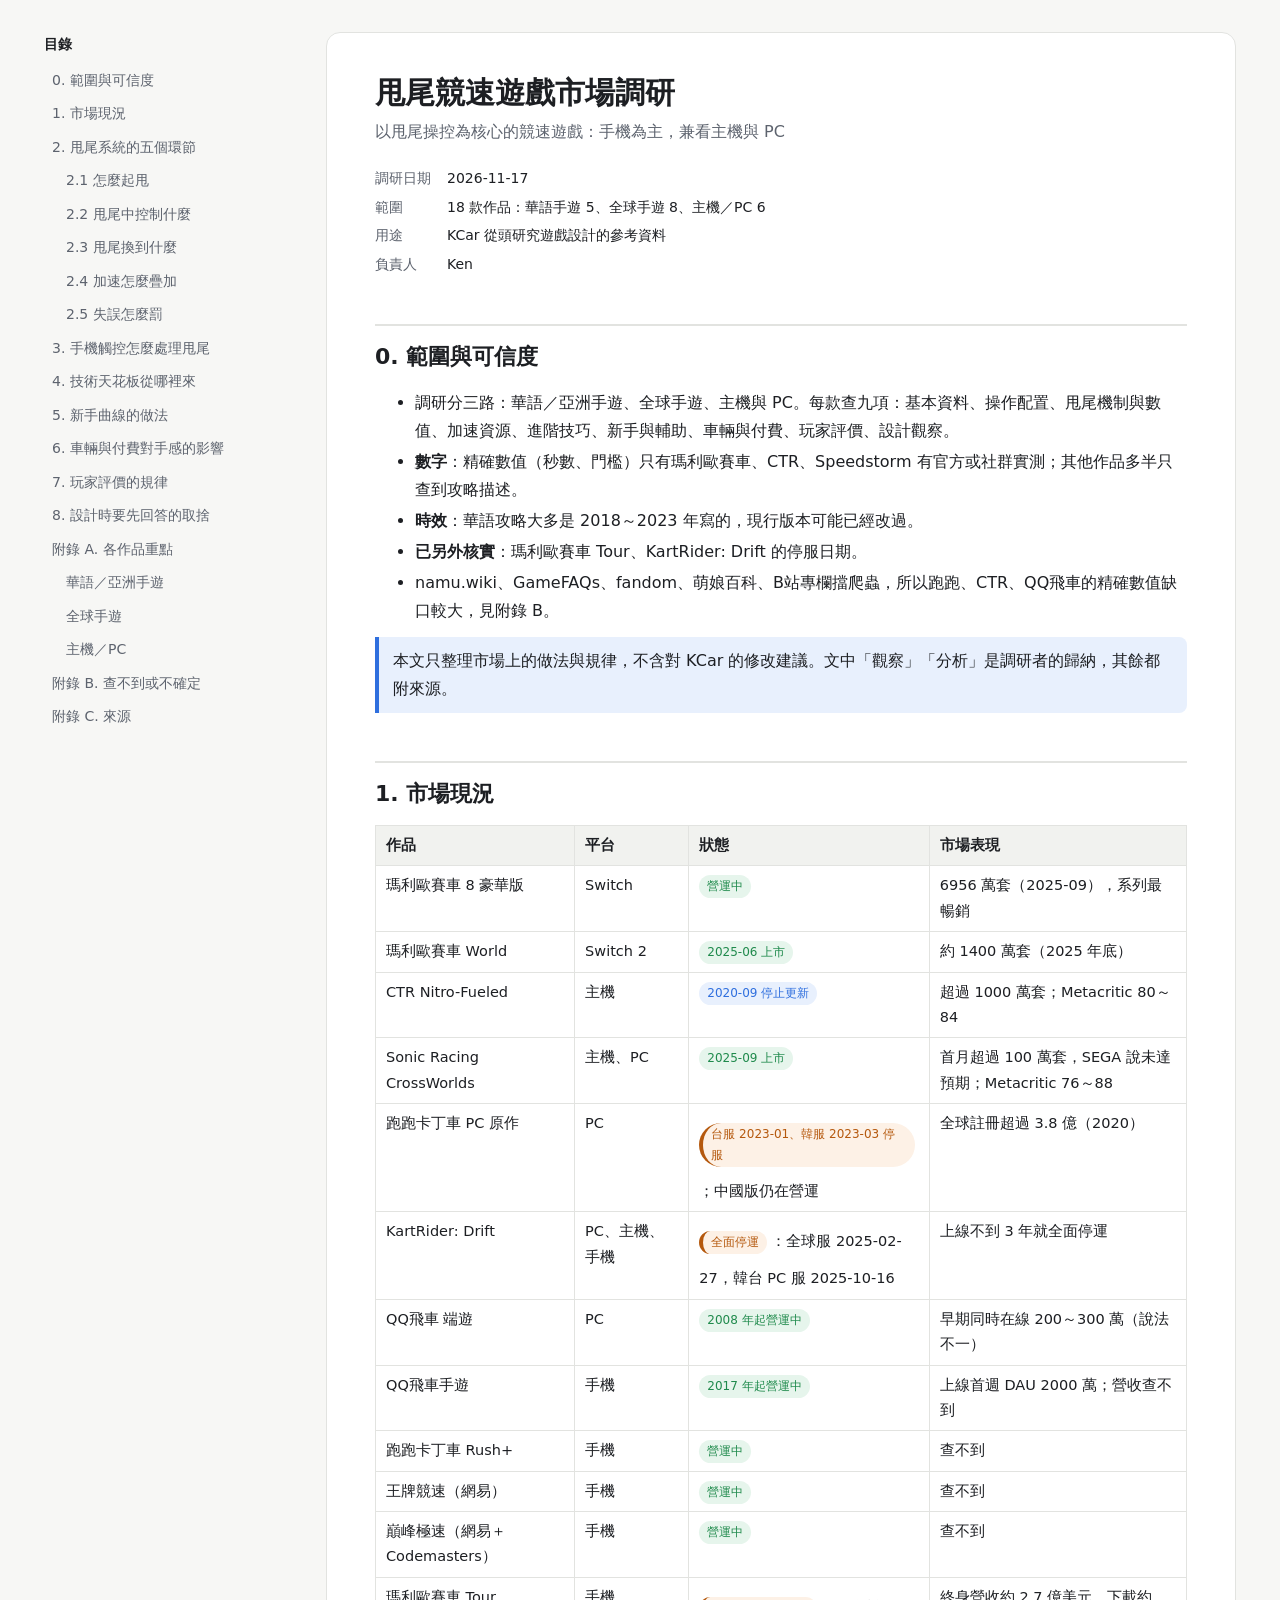
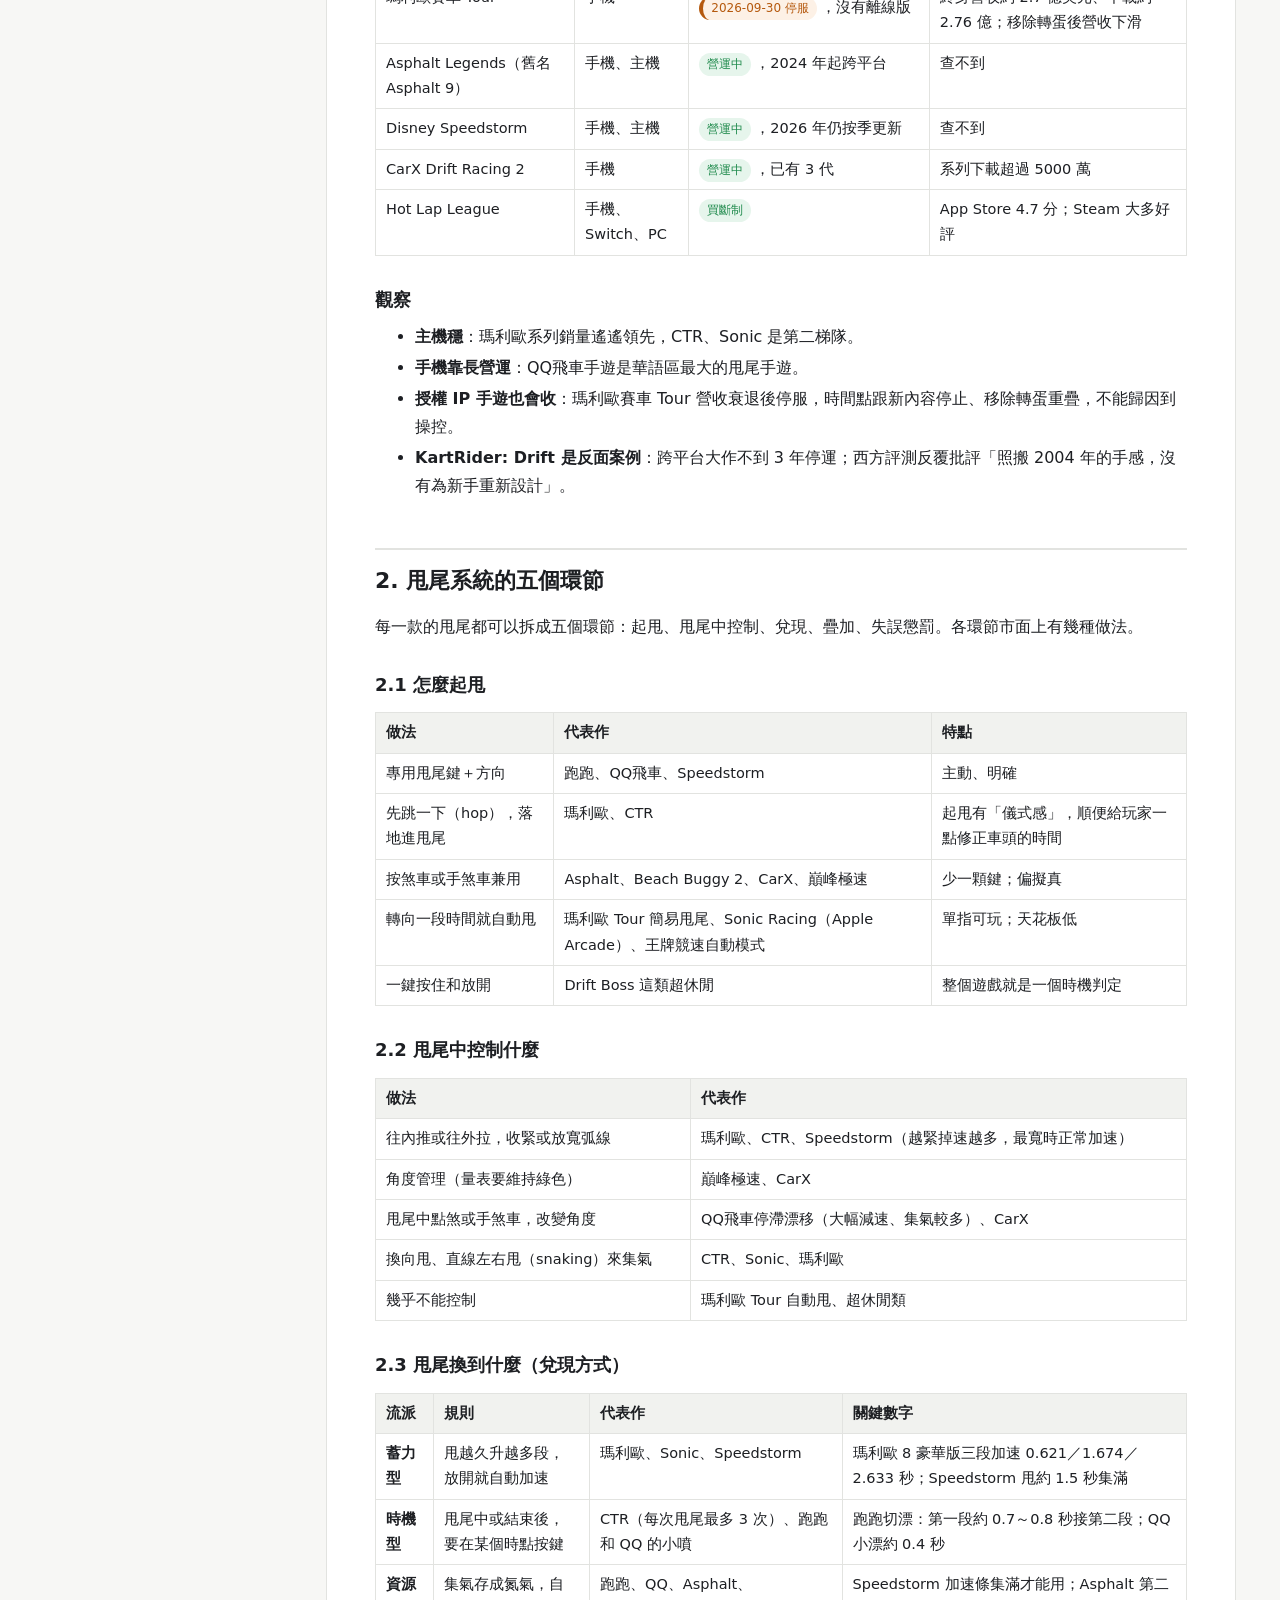
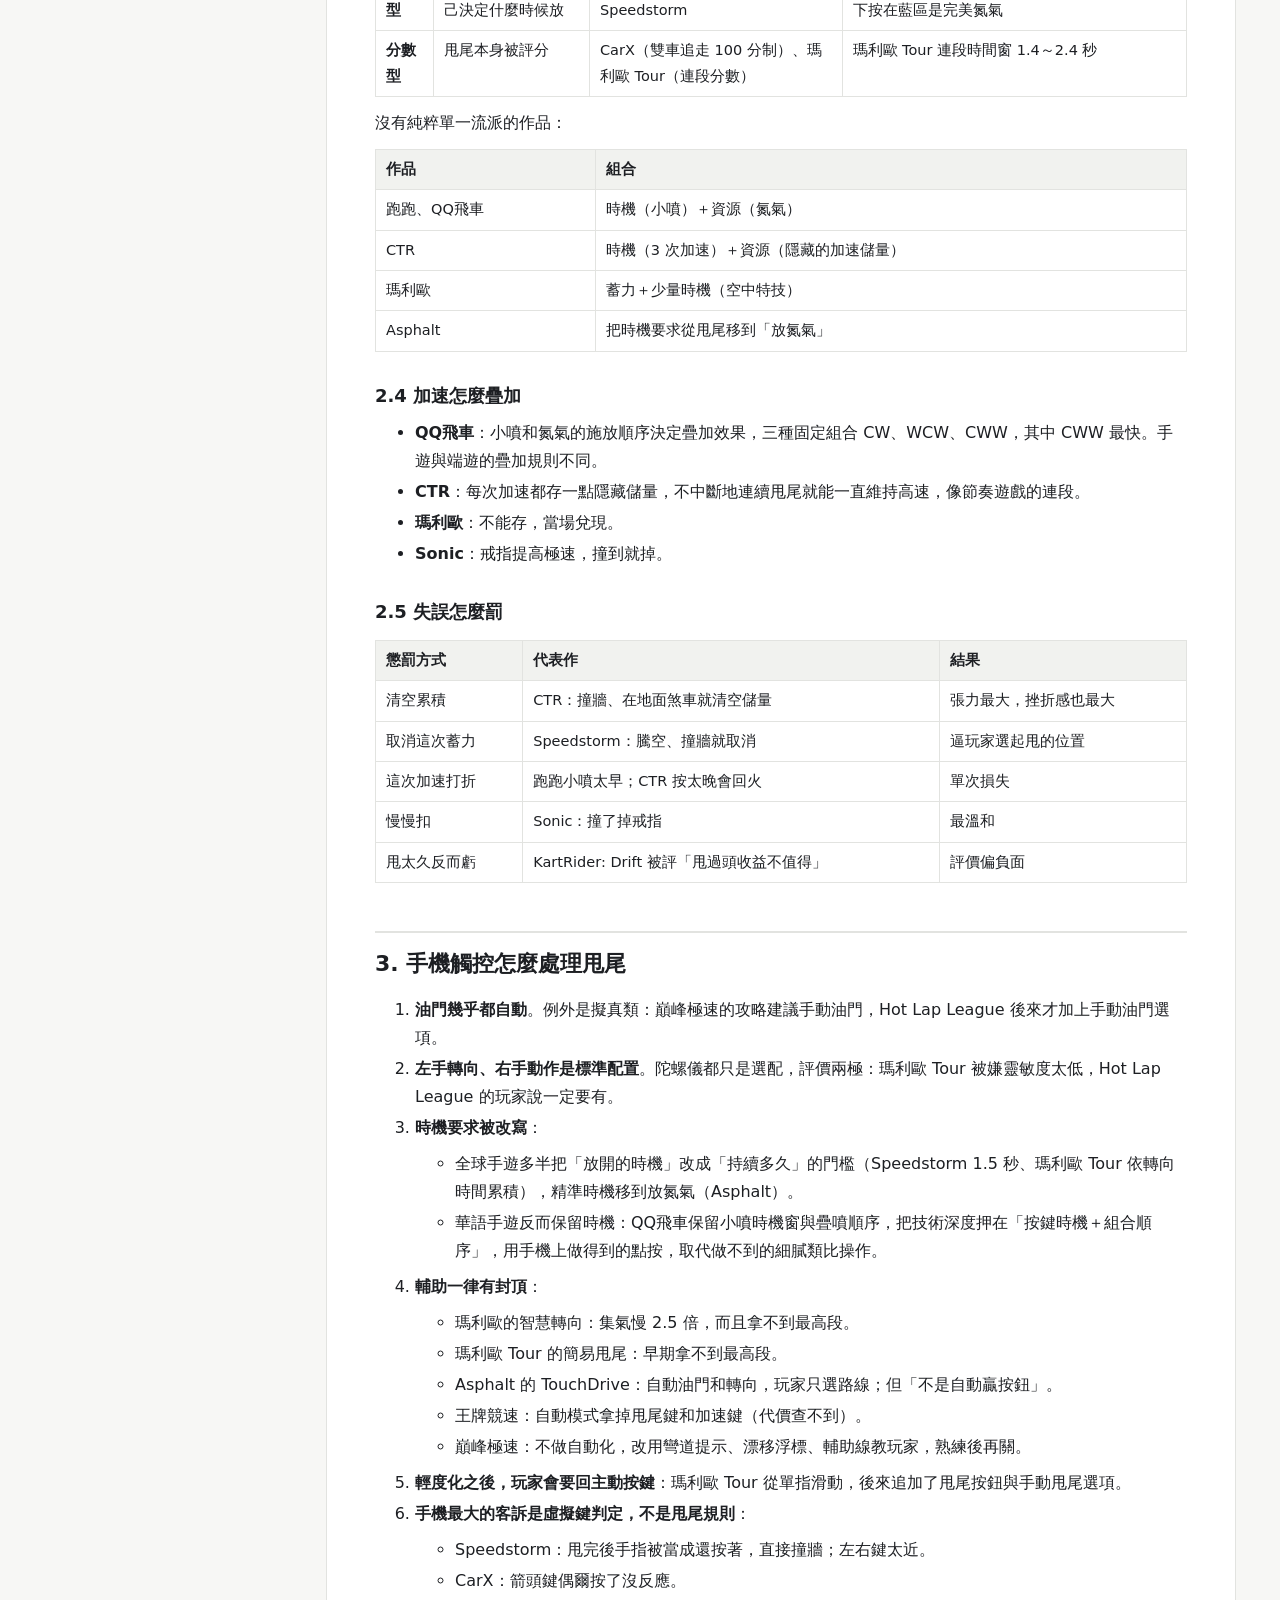
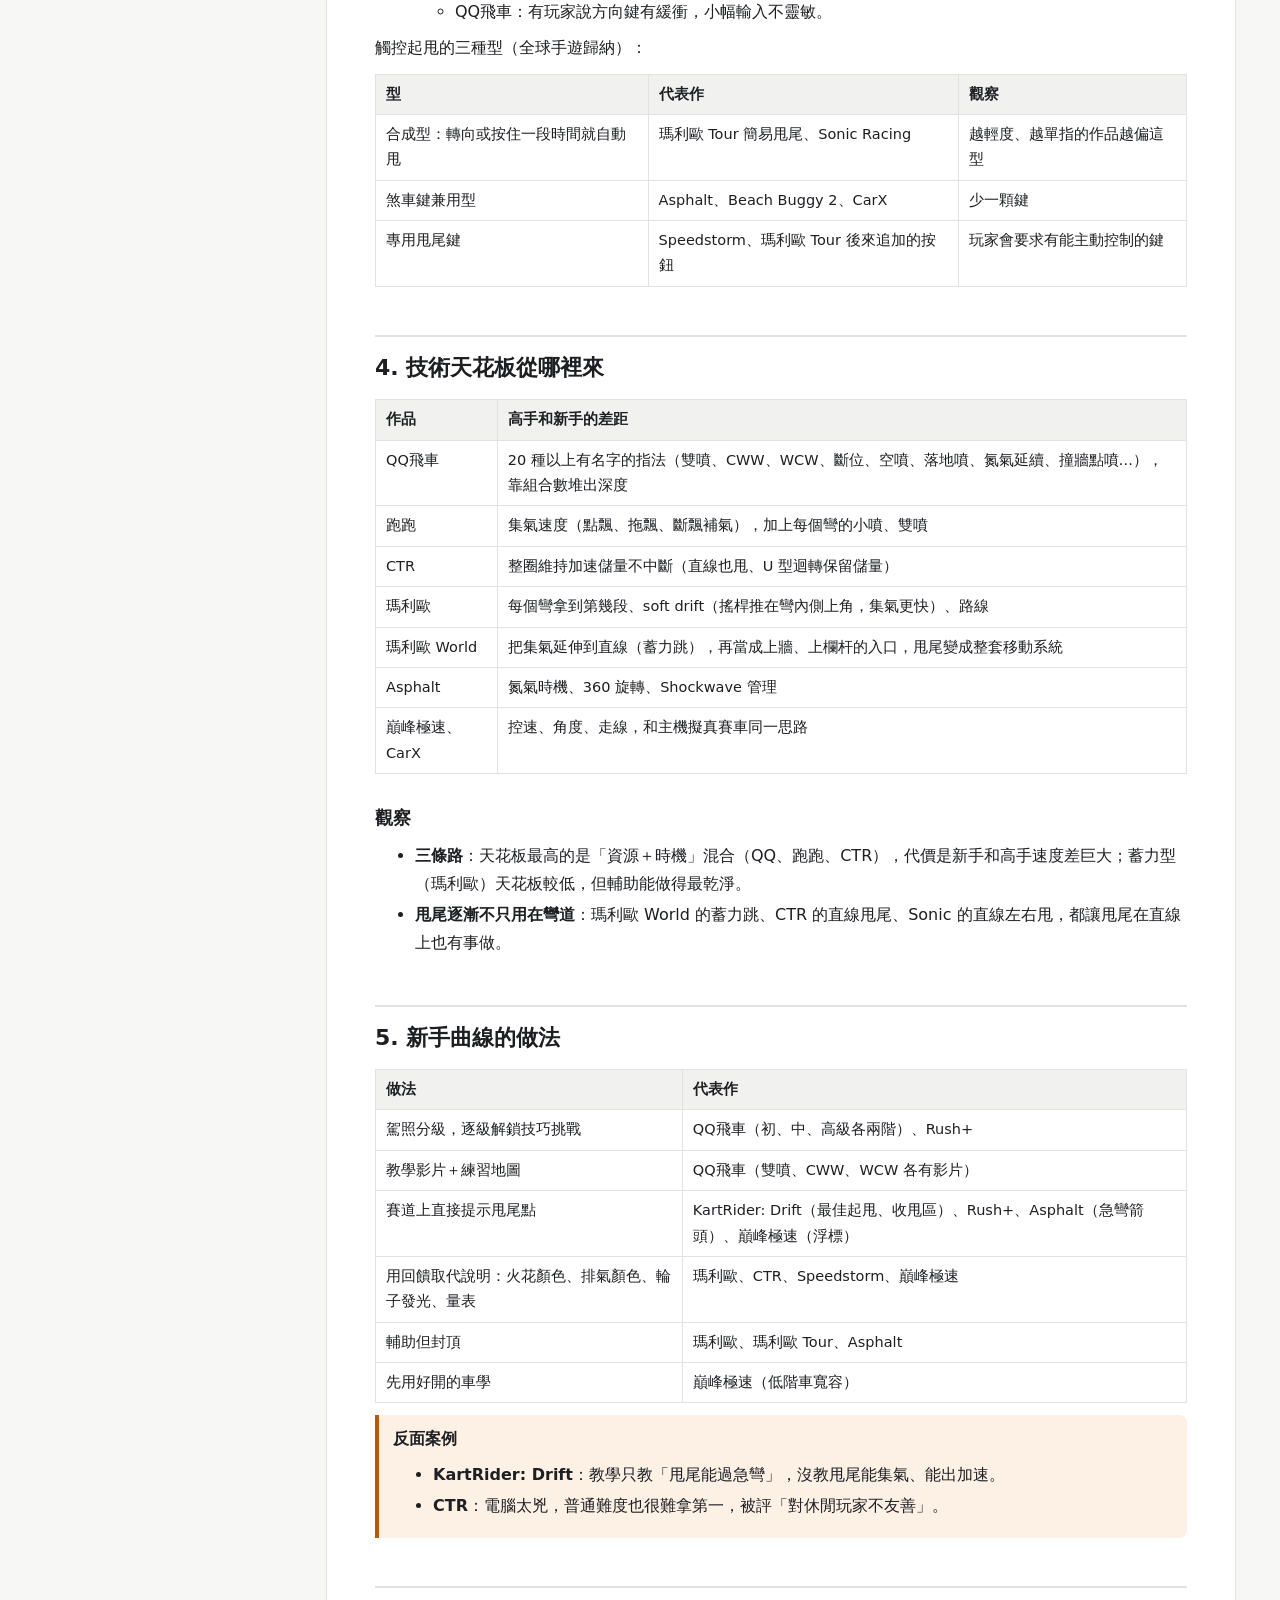
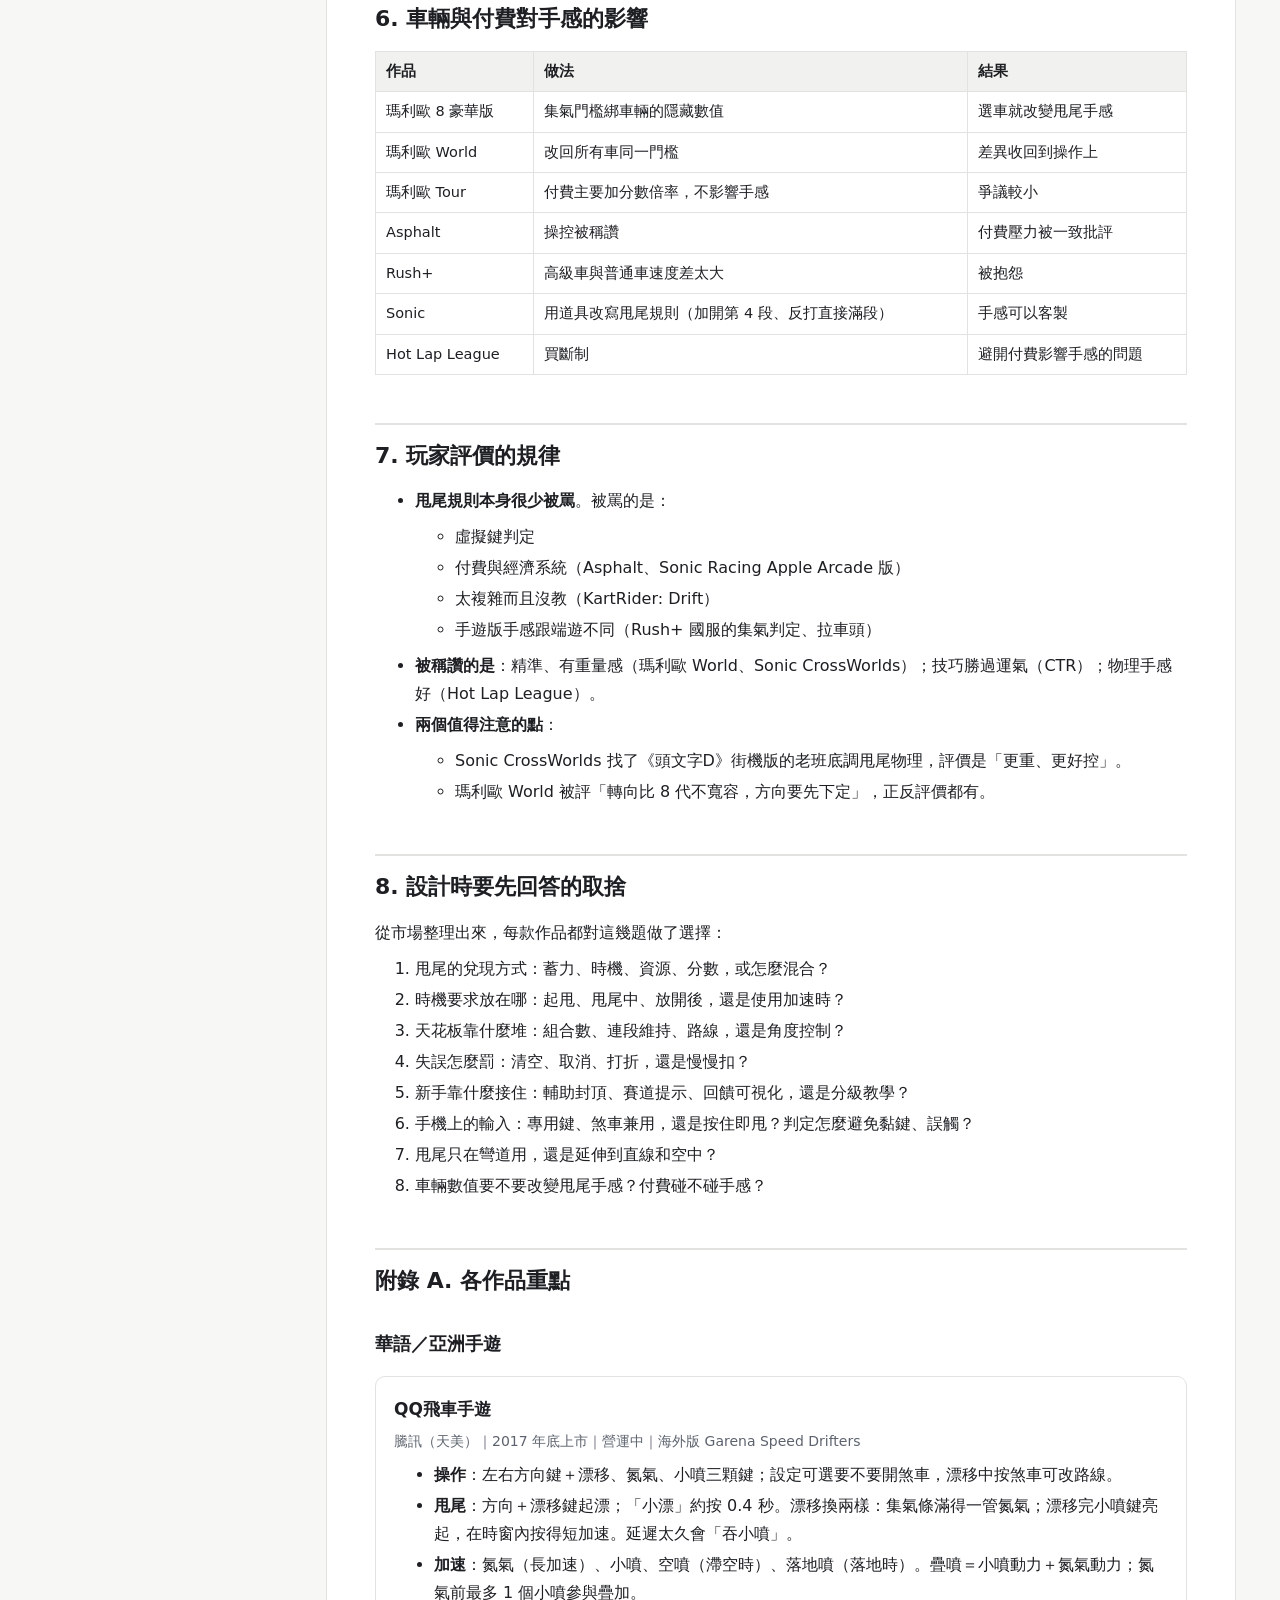
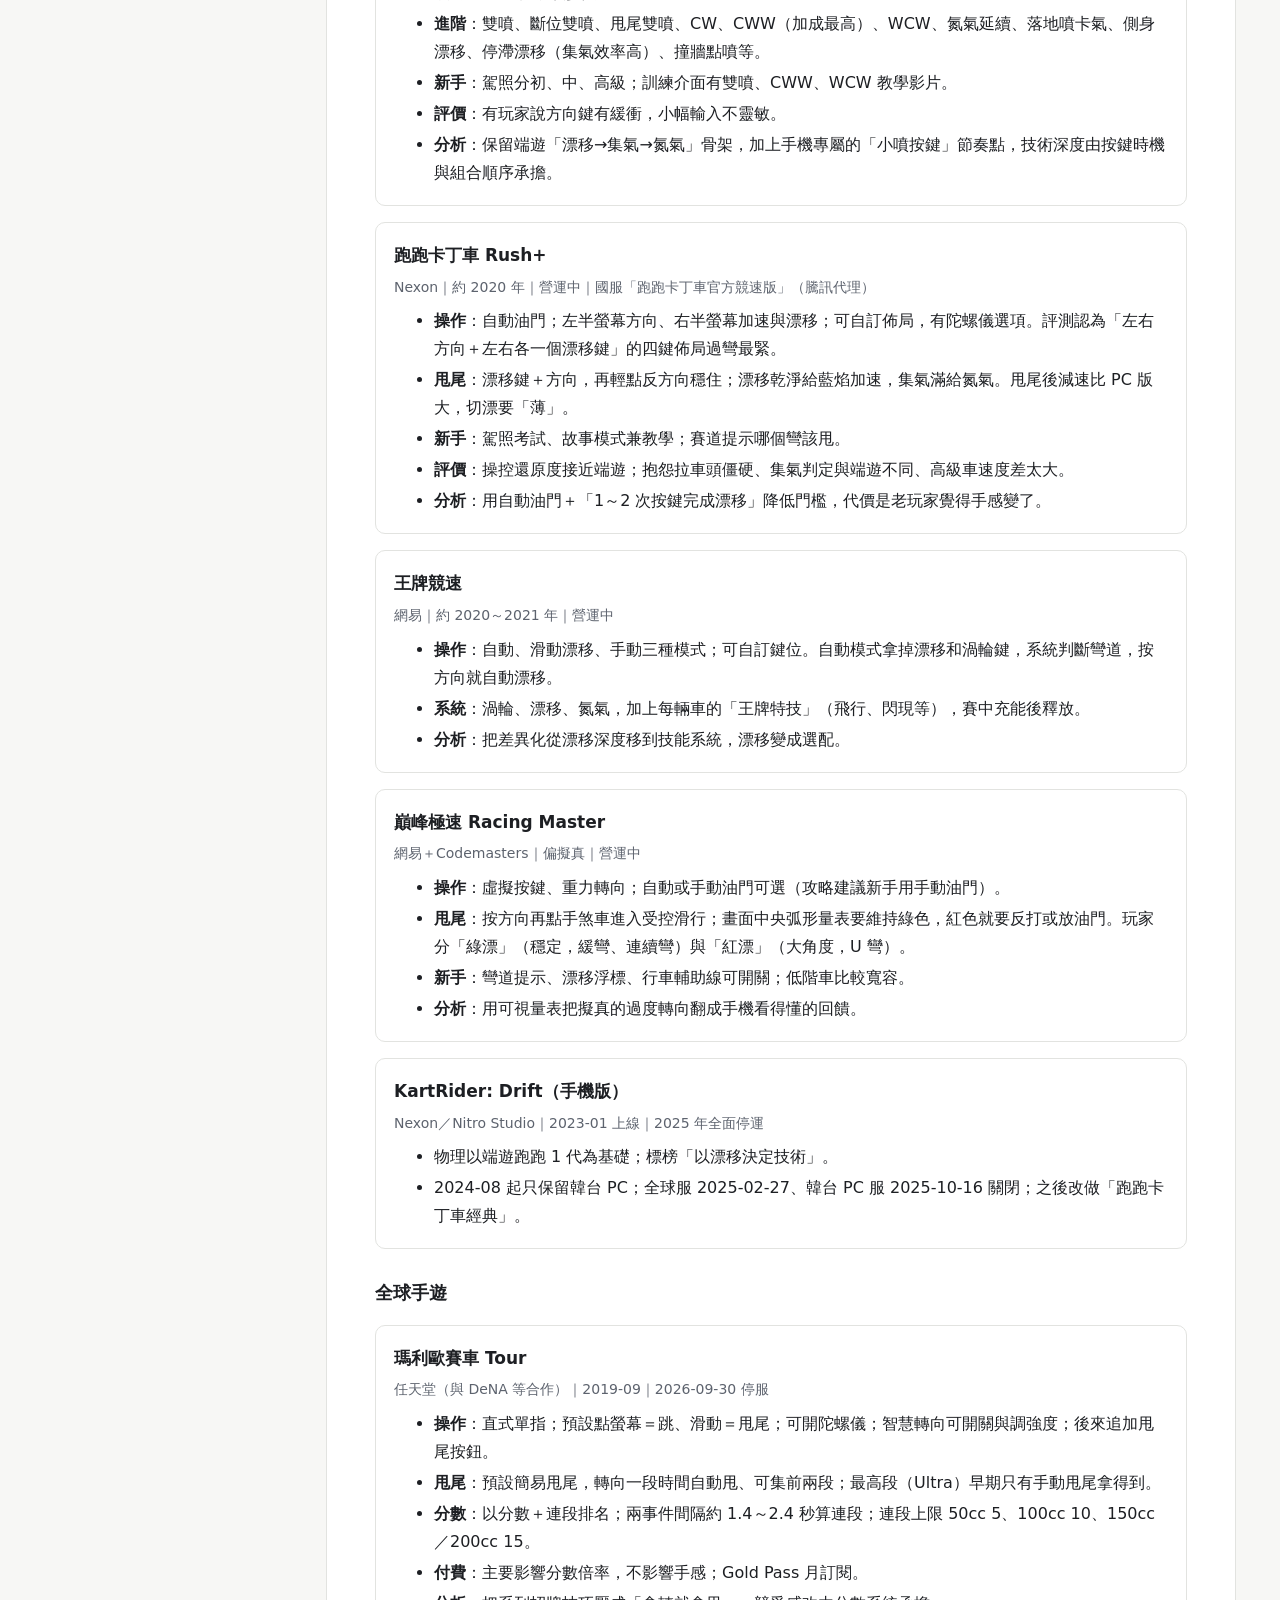
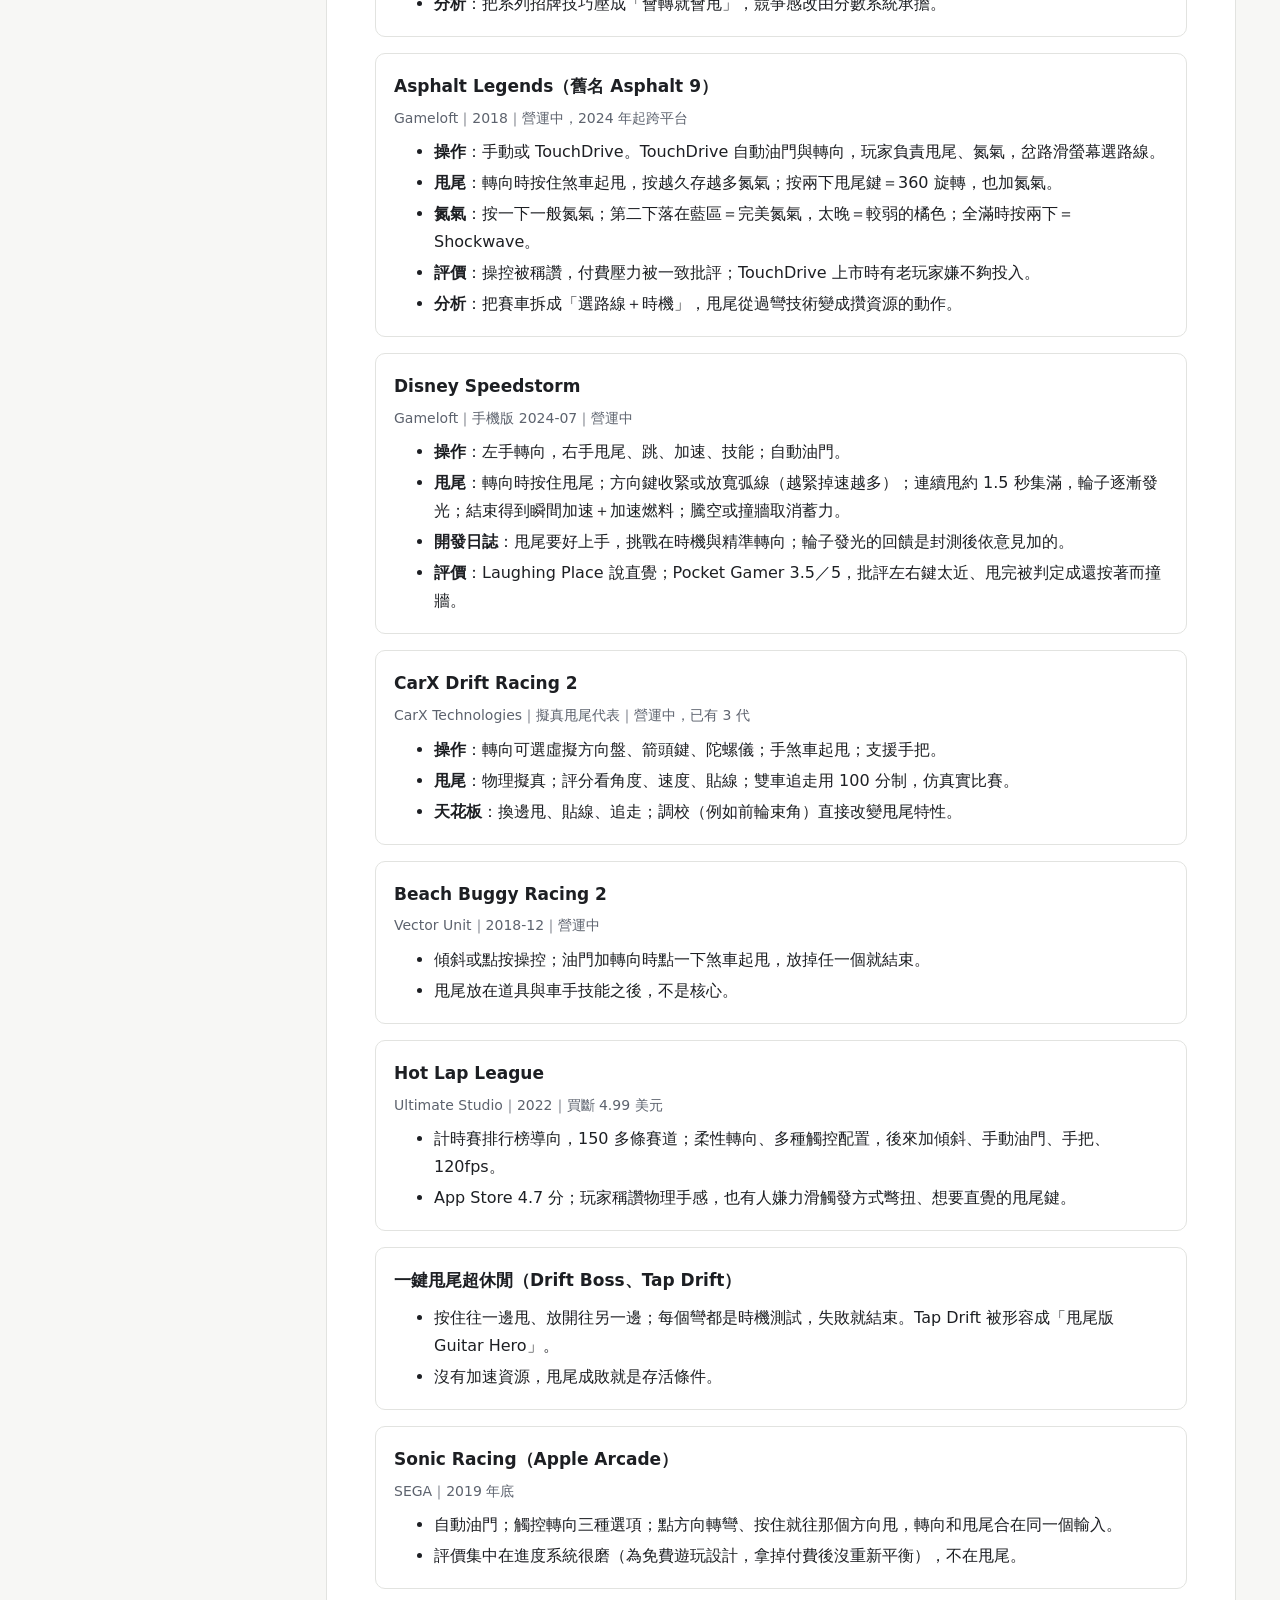
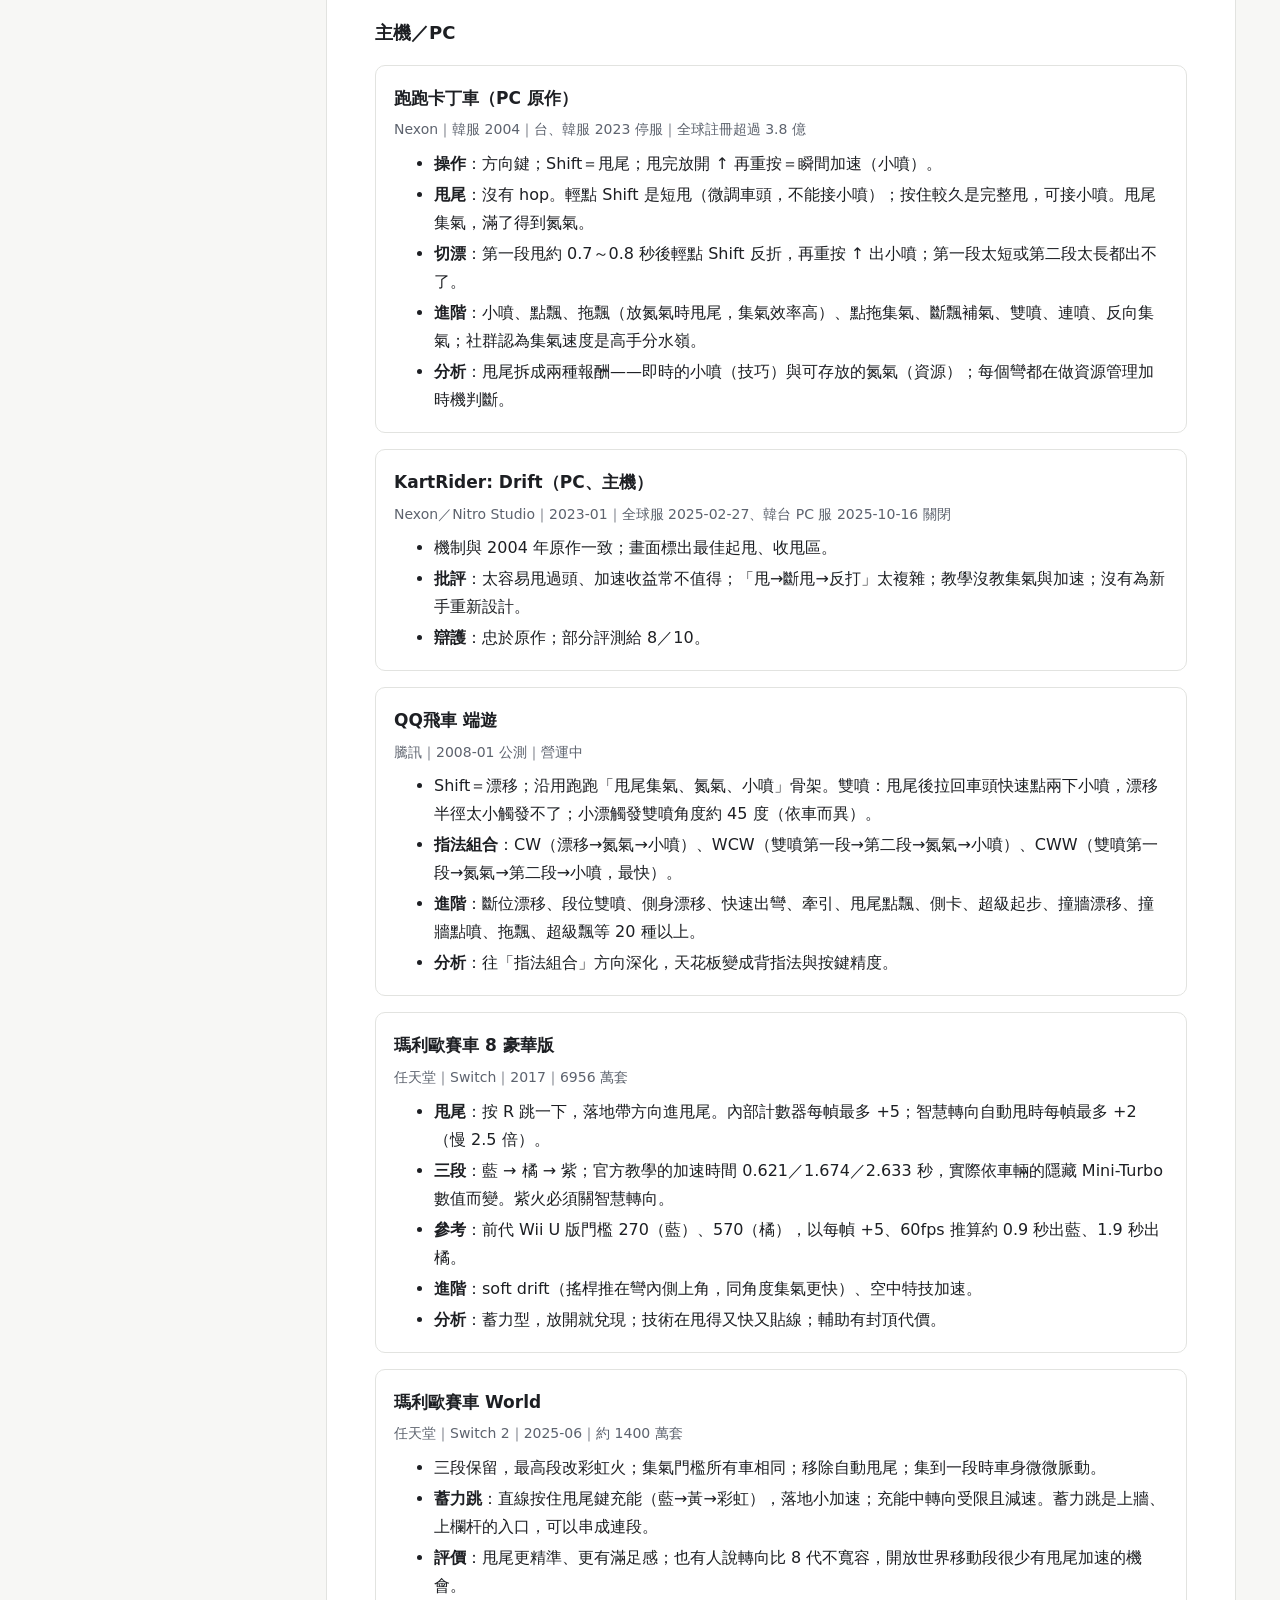
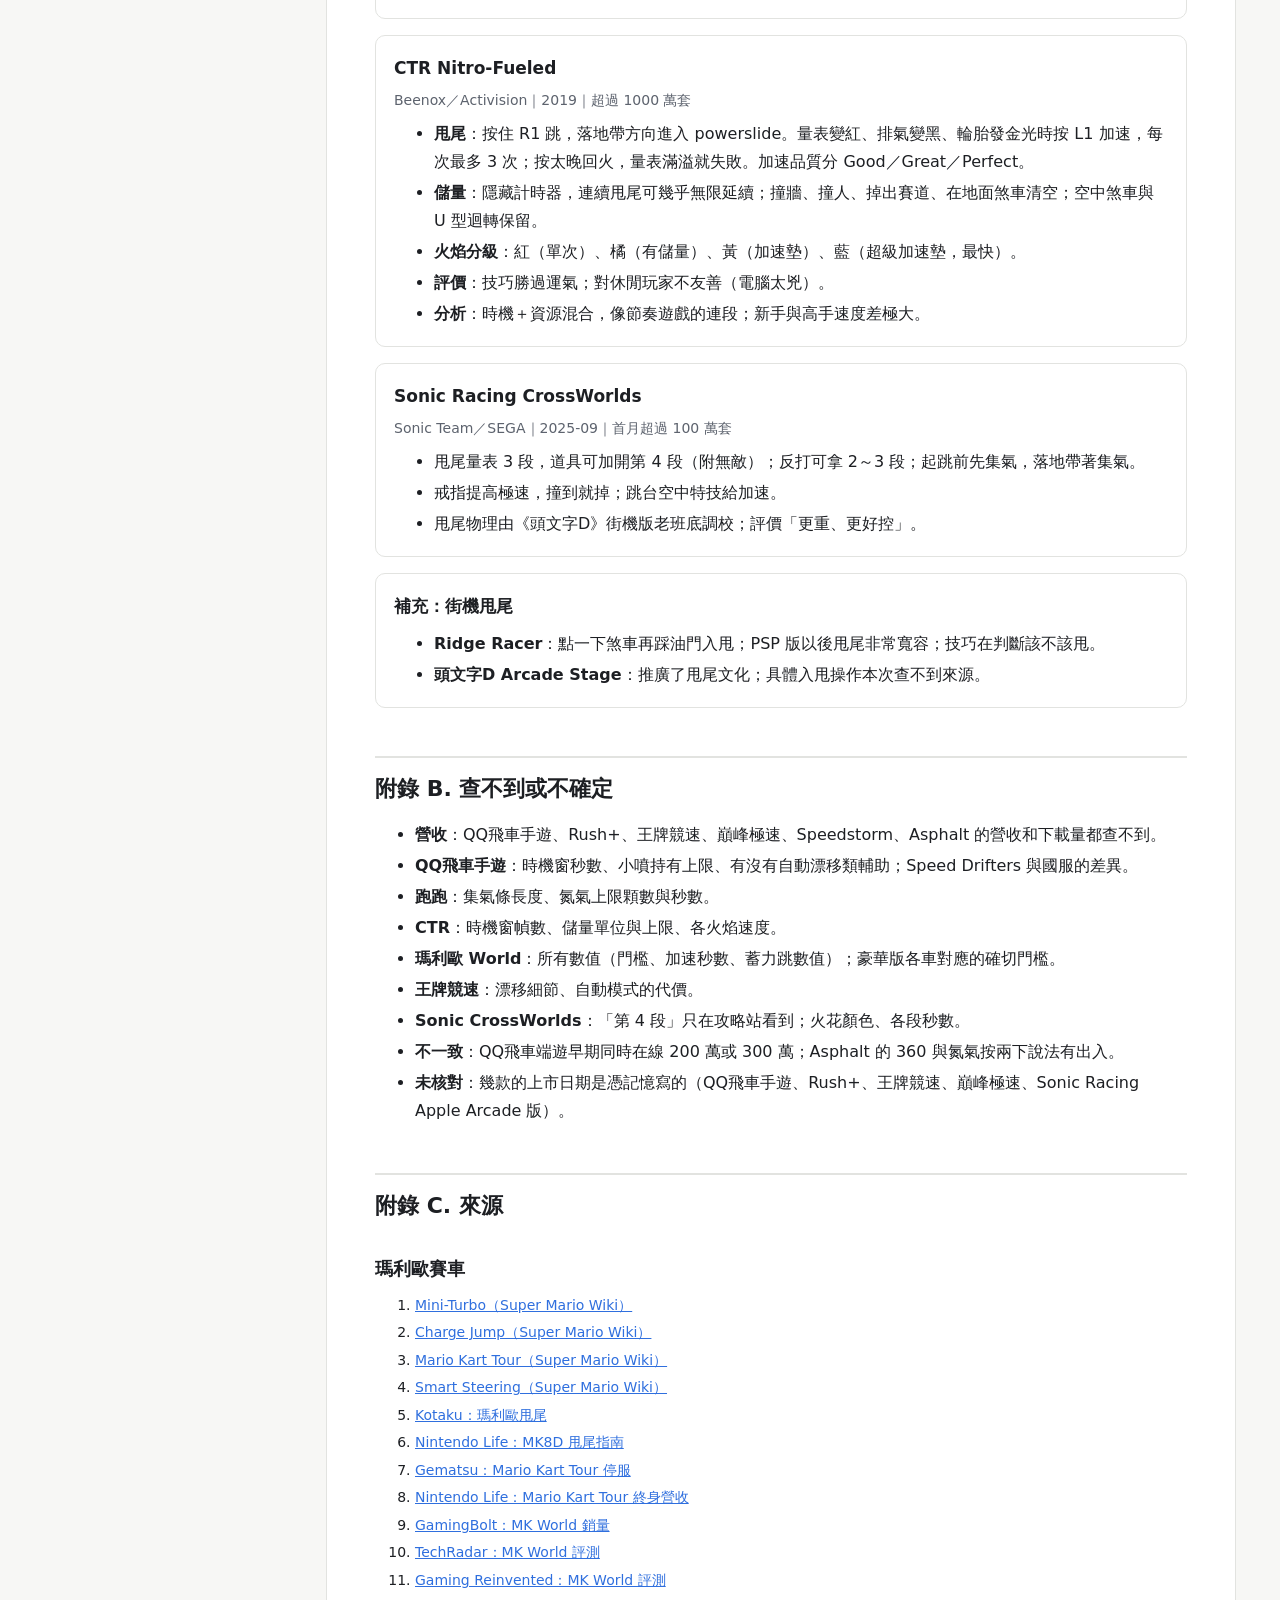
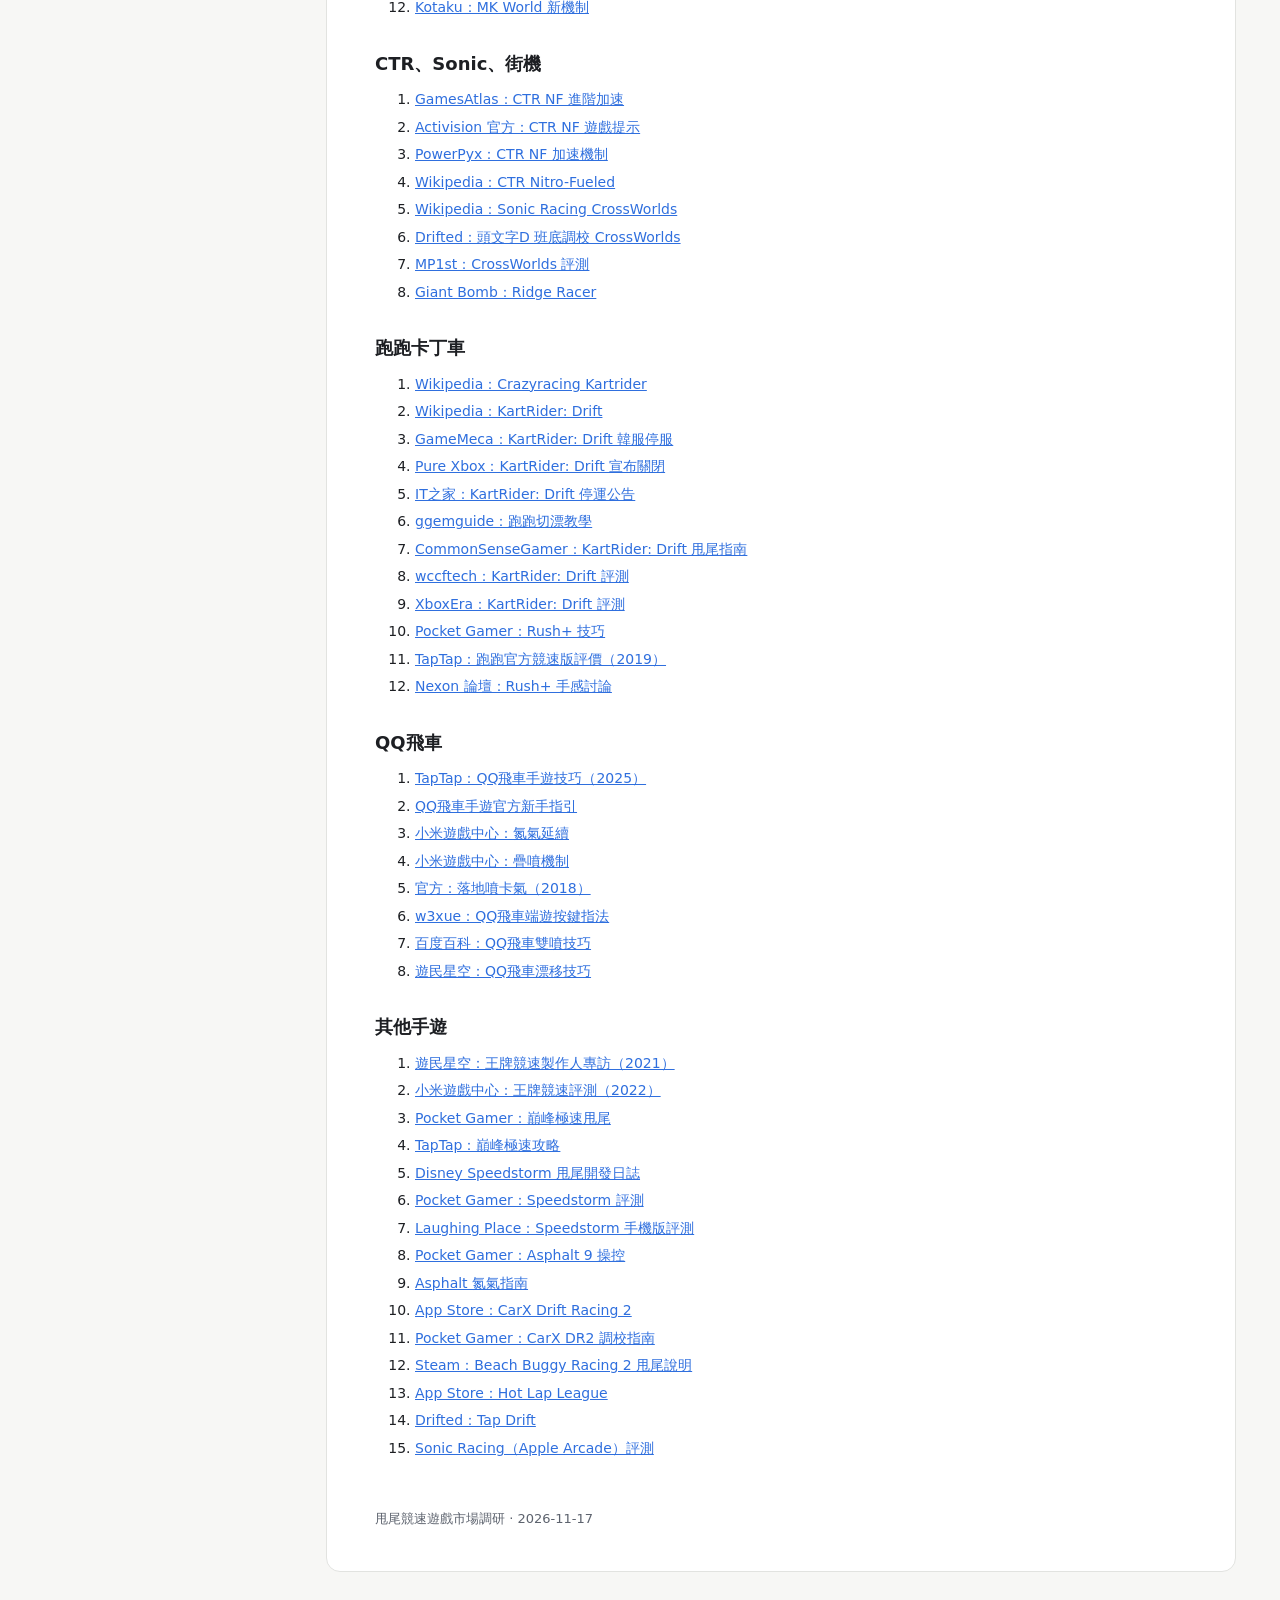
<file: docs/research-drift.html>
<!doctype html>
<html lang="zh-Hant">
<head>
<meta charset="utf-8">
<meta name="viewport" content="width=device-width, initial-scale=1">
<title>甩尾競速遊戲市場調研</title>
<style>
:root{
  --bg:#f7f7f5; --paper:#ffffff; --ink:#1d1f23; --muted:#5d636e; --line:#e2e3e0;
  --accent:#2f6fde; --accent-soft:#e8f0fd; --warn:#b5590e; --warn-soft:#fdf1e6;
  --ok:#1f8a4c; --ok-soft:#e6f5ec; --code:#f1f2ef;
}
@media (prefers-color-scheme: dark){
  :root:not([data-theme="light"]){
    --bg:#16181c; --paper:#1e2126; --ink:#e7e9ec; --muted:#9aa1ad; --line:#30343b;
    --accent:#7aa7ff; --accent-soft:#1f2c45; --warn:#f0a35e; --warn-soft:#3a2a1b;
    --ok:#5fd08f; --ok-soft:#1b3326; --code:#262a31;
  }
}
:root[data-theme="dark"]{
  --bg:#16181c; --paper:#1e2126; --ink:#e7e9ec; --muted:#9aa1ad; --line:#30343b;
  --accent:#7aa7ff; --accent-soft:#1f2c45; --warn:#f0a35e; --warn-soft:#3a2a1b;
  --ok:#5fd08f; --ok-soft:#1b3326; --code:#262a31;
}
*{box-sizing:border-box}
html{scroll-behavior:smooth;scroll-padding-top:16px}
body{margin:0;background:var(--bg);color:var(--ink);
  font:16px/1.75 "Noto Sans TC","Microsoft JhengHei","PingFang TC",system-ui,sans-serif}
.layout{display:grid;grid-template-columns:250px minmax(0,1fr);gap:32px;max-width:1240px;margin:0 auto;padding:32px 24px}
nav.toc{position:sticky;top:24px;align-self:start;max-height:calc(100vh - 48px);overflow:auto;font-size:14px}
nav.toc .title{font-weight:700;margin-bottom:8px}
nav.toc ol{list-style:none;padding:0;margin:0}
nav.toc ol ol{padding-left:14px}
nav.toc a{display:block;padding:3px 8px;border-radius:6px;color:var(--muted);text-decoration:none}
nav.toc a:hover{background:var(--accent-soft);color:var(--accent)}
main{background:var(--paper);border:1px solid var(--line);border-radius:14px;padding:40px 48px;min-width:0}
header.doc h1{font-size:30px;line-height:1.3;margin:0 0 6px}
header.doc .sub{color:var(--muted);margin:0 0 20px}
dl.meta{display:grid;grid-template-columns:max-content 1fr;gap:4px 16px;margin:0 0 8px;font-size:14px}
dl.meta dt{color:var(--muted)} dl.meta dd{margin:0}
h2{font-size:22px;margin:48px 0 12px;padding-top:12px;border-top:2px solid var(--line)}
h3{font-size:18px;margin:28px 0 8px}
h4{font-size:16px;margin:20px 0 6px;color:var(--muted)}
p,ul,ol{margin:8px 0}
li{margin:3px 0}
a{color:var(--accent)}
code{background:var(--code);padding:1px 6px;border-radius:5px;font-size:.9em;font-family:Consolas,"Cascadia Mono",monospace}
.table-wrap{overflow-x:auto;margin:12px 0}
table{border-collapse:collapse;width:100%;font-size:14.5px}
th,td{border:1px solid var(--line);padding:7px 10px;text-align:left;vertical-align:top}
th{background:var(--code);font-weight:600;white-space:nowrap}
td.num,th.num{text-align:right;font-variant-numeric:tabular-nums;white-space:nowrap}
.note{border-left:4px solid var(--accent);background:var(--accent-soft);padding:10px 14px;border-radius:0 8px 8px 0;margin:12px 0}
.warn{border-left:4px solid var(--warn);background:var(--warn-soft);padding:10px 14px;border-radius:0 8px 8px 0;margin:12px 0}
.tag{display:inline-block;font-size:12px;padding:1px 8px;border-radius:999px;background:var(--accent-soft);color:var(--accent);margin-right:4px}
.tag.ok{background:var(--ok-soft);color:var(--ok)}
.tag.warn{background:var(--warn-soft);color:var(--warn)}
.flow{display:flex;flex-wrap:wrap;align-items:center;gap:8px;margin:12px 0}
.flow span{border:1px solid var(--line);background:var(--code);border-radius:8px;padding:4px 12px;font-size:14px}
.flow b{color:var(--muted);font-weight:400}
ul.check{list-style:none;padding-left:0}
ul.check li::before{content:"☐ ";color:var(--muted)}
footer{margin-top:48px;color:var(--muted);font-size:13px}
.game{border:1px solid var(--line);border-radius:10px;padding:4px 18px 10px;margin:16px 0}
.game h4{color:var(--ink);font-size:17px;margin:14px 0 4px}
.game .meta{color:var(--muted);font-size:14px;margin:0 0 6px}
ol.src{font-size:14px;word-break:break-all}
@media (max-width:900px){
  .layout{grid-template-columns:1fr;padding:16px}
  nav.toc{position:static;max-height:none;background:var(--paper);border:1px solid var(--line);border-radius:12px;padding:12px}
  main{padding:24px 18px}
}
@media print{
  body{background:#fff}
  .layout{display:block;padding:0}
  nav.toc{display:none}
  main{border:none;padding:0}
  h2{break-after:avoid} table{break-inside:auto} tr{break-inside:avoid}
}
</style>
</head>
<body>
<div class="layout">
<nav class="toc" aria-label="目錄">
  <div class="title">目錄</div>
  <ol>
    <li><a href="#scope">0. 範圍與可信度</a></li>
    <li><a href="#market">1. 市場現況</a></li>
    <li><a href="#anatomy">2. 甩尾系統的五個環節</a>
      <ol>
        <li><a href="#a-start">2.1 怎麼起甩</a></li>
        <li><a href="#a-control">2.2 甩尾中控制什麼</a></li>
        <li><a href="#a-reward">2.3 甩尾換到什麼</a></li>
        <li><a href="#a-stack">2.4 加速怎麼疊加</a></li>
        <li><a href="#a-penalty">2.5 失誤怎麼罰</a></li>
      </ol>
    </li>
    <li><a href="#mobile">3. 手機觸控怎麼處理甩尾</a></li>
    <li><a href="#ceiling">4. 技術天花板從哪裡來</a></li>
    <li><a href="#onboard">5. 新手曲線的做法</a></li>
    <li><a href="#vehicle">6. 車輛與付費對手感的影響</a></li>
    <li><a href="#reviews">7. 玩家評價的規律</a></li>
    <li><a href="#tradeoffs">8. 設計時要先回答的取捨</a></li>
    <li><a href="#games">附錄 A. 各作品重點</a>
      <ol>
        <li><a href="#g-cn">華語／亞洲手遊</a></li>
        <li><a href="#g-global">全球手遊</a></li>
        <li><a href="#g-console">主機／PC</a></li>
      </ol>
    </li>
    <li><a href="#unknown">附錄 B. 查不到或不確定</a></li>
    <li><a href="#sources">附錄 C. 來源</a></li>
  </ol>
</nav>
<main>
<header class="doc">
  <h1>甩尾競速遊戲市場調研</h1>
  <p class="sub">以甩尾操控為核心的競速遊戲：手機為主，兼看主機與 PC</p>
  <dl class="meta">
    <dt>調研日期</dt><dd>2026-11-17</dd>
    <dt>範圍</dt><dd>18 款作品：華語手遊 5、全球手遊 8、主機／PC 6</dd>
    <dt>用途</dt><dd>KCar 從頭研究遊戲設計的參考資料</dd>
    <dt>負責人</dt><dd>Ken</dd>
  </dl>
</header>

<section id="scope">
<h2>0. 範圍與可信度</h2>
<ul>
  <li>調研分三路：華語／亞洲手遊、全球手遊、主機與 PC。每款查九項：基本資料、操作配置、甩尾機制與數值、加速資源、進階技巧、新手與輔助、車輛與付費、玩家評價、設計觀察。</li>
  <li><strong>數字</strong>：精確數值（秒數、門檻）只有瑪利歐賽車、CTR、Speedstorm 有官方或社群實測；其他作品多半只查到攻略描述。</li>
  <li><strong>時效</strong>：華語攻略大多是 2018～2023 年寫的，現行版本可能已經改過。</li>
  <li><strong>已另外核實</strong>：瑪利歐賽車 Tour、KartRider: Drift 的停服日期。</li>
  <li>namu.wiki、GameFAQs、fandom、萌娘百科、B站專欄擋爬蟲，所以跑跑、CTR、QQ飛車的精確數值缺口較大，見附錄 B。</li>
</ul>
<div class="note">本文只整理市場上的做法與規律，不含對 KCar 的修改建議。文中「觀察」「分析」是調研者的歸納，其餘都附來源。</div>
</section>

<section id="market">
<h2>1. 市場現況</h2>
<div class="table-wrap"><table>
<thead><tr><th>作品</th><th>平台</th><th>狀態</th><th>市場表現</th></tr></thead>
<tbody>
<tr><td>瑪利歐賽車 8 豪華版</td><td>Switch</td><td><span class="tag ok">營運中</span></td><td>6956 萬套（2025-09），系列最暢銷</td></tr>
<tr><td>瑪利歐賽車 World</td><td>Switch 2</td><td><span class="tag ok">2025-06 上市</span></td><td>約 1400 萬套（2025 年底）</td></tr>
<tr><td>CTR Nitro-Fueled</td><td>主機</td><td><span class="tag">2020-09 停止更新</span></td><td>超過 1000 萬套；Metacritic 80～84</td></tr>
<tr><td>Sonic Racing CrossWorlds</td><td>主機、PC</td><td><span class="tag ok">2025-09 上市</span></td><td>首月超過 100 萬套，SEGA 說未達預期；Metacritic 76～88</td></tr>
<tr><td>跑跑卡丁車 PC 原作</td><td>PC</td><td><span class="tag warn">台服 2023-01、韓服 2023-03 停服</span>；中國版仍在營運</td><td>全球註冊超過 3.8 億（2020）</td></tr>
<tr><td>KartRider: Drift</td><td>PC、主機、手機</td><td><span class="tag warn">全面停運</span>：全球服 2025-02-27，韓台 PC 服 2025-10-16</td><td>上線不到 3 年就全面停運</td></tr>
<tr><td>QQ飛車 端遊</td><td>PC</td><td><span class="tag ok">2008 年起營運中</span></td><td>早期同時在線 200～300 萬（說法不一）</td></tr>
<tr><td>QQ飛車手遊</td><td>手機</td><td><span class="tag ok">2017 年起營運中</span></td><td>上線首週 DAU 2000 萬；營收查不到</td></tr>
<tr><td>跑跑卡丁車 Rush+</td><td>手機</td><td><span class="tag ok">營運中</span></td><td>查不到</td></tr>
<tr><td>王牌競速（網易）</td><td>手機</td><td><span class="tag ok">營運中</span></td><td>查不到</td></tr>
<tr><td>巔峰極速（網易＋Codemasters）</td><td>手機</td><td><span class="tag ok">營運中</span></td><td>查不到</td></tr>
<tr><td>瑪利歐賽車 Tour</td><td>手機</td><td><span class="tag warn">2026-09-30 停服</span>，沒有離線版</td><td>終身營收約 2.7 億美元、下載約 2.76 億；移除轉蛋後營收下滑</td></tr>
<tr><td>Asphalt Legends（舊名 Asphalt 9）</td><td>手機、主機</td><td><span class="tag ok">營運中</span>，2024 年起跨平台</td><td>查不到</td></tr>
<tr><td>Disney Speedstorm</td><td>手機、主機</td><td><span class="tag ok">營運中</span>，2026 年仍按季更新</td><td>查不到</td></tr>
<tr><td>CarX Drift Racing 2</td><td>手機</td><td><span class="tag ok">營運中</span>，已有 3 代</td><td>系列下載超過 5000 萬</td></tr>
<tr><td>Hot Lap League</td><td>手機、Switch、PC</td><td><span class="tag ok">買斷制</span></td><td>App Store 4.7 分；Steam 大多好評</td></tr>
</tbody>
</table></div>
<h3>觀察</h3>
<ul>
  <li><strong>主機穩</strong>：瑪利歐系列銷量遙遙領先，CTR、Sonic 是第二梯隊。</li>
  <li><strong>手機靠長營運</strong>：QQ飛車手遊是華語區最大的甩尾手遊。</li>
  <li><strong>授權 IP 手遊也會收</strong>：瑪利歐賽車 Tour 營收衰退後停服，時間點跟新內容停止、移除轉蛋重疊，不能歸因到操控。</li>
  <li><strong>KartRider: Drift 是反面案例</strong>：跨平台大作不到 3 年停運；西方評測反覆批評「照搬 2004 年的手感，沒有為新手重新設計」。</li>
</ul>
</section>

<section id="anatomy">
<h2>2. 甩尾系統的五個環節</h2>
<p>每一款的甩尾都可以拆成五個環節：起甩、甩尾中控制、兌現、疊加、失誤懲罰。各環節市面上有幾種做法。</p>

<h3 id="a-start">2.1 怎麼起甩</h3>
<div class="table-wrap"><table>
<thead><tr><th>做法</th><th>代表作</th><th>特點</th></tr></thead>
<tbody>
<tr><td>專用甩尾鍵＋方向</td><td>跑跑、QQ飛車、Speedstorm</td><td>主動、明確</td></tr>
<tr><td>先跳一下（hop），落地進甩尾</td><td>瑪利歐、CTR</td><td>起甩有「儀式感」，順便給玩家一點修正車頭的時間</td></tr>
<tr><td>按煞車或手煞車兼用</td><td>Asphalt、Beach Buggy 2、CarX、巔峰極速</td><td>少一顆鍵；偏擬真</td></tr>
<tr><td>轉向一段時間就自動甩</td><td>瑪利歐 Tour 簡易甩尾、Sonic Racing（Apple Arcade）、王牌競速自動模式</td><td>單指可玩；天花板低</td></tr>
<tr><td>一鍵按住和放開</td><td>Drift Boss 這類超休閒</td><td>整個遊戲就是一個時機判定</td></tr>
</tbody>
</table></div>

<h3 id="a-control">2.2 甩尾中控制什麼</h3>
<div class="table-wrap"><table>
<thead><tr><th>做法</th><th>代表作</th></tr></thead>
<tbody>
<tr><td>往內推或往外拉，收緊或放寬弧線</td><td>瑪利歐、CTR、Speedstorm（越緊掉速越多，最寬時正常加速）</td></tr>
<tr><td>角度管理（量表要維持綠色）</td><td>巔峰極速、CarX</td></tr>
<tr><td>甩尾中點煞或手煞車，改變角度</td><td>QQ飛車停滯漂移（大幅減速、集氣較多）、CarX</td></tr>
<tr><td>換向甩、直線左右甩（snaking）來集氣</td><td>CTR、Sonic、瑪利歐</td></tr>
<tr><td>幾乎不能控制</td><td>瑪利歐 Tour 自動甩、超休閒類</td></tr>
</tbody>
</table></div>

<h3 id="a-reward">2.3 甩尾換到什麼（兌現方式）</h3>
<div class="table-wrap"><table>
<thead><tr><th>流派</th><th>規則</th><th>代表作</th><th>關鍵數字</th></tr></thead>
<tbody>
<tr><td><strong>蓄力型</strong></td><td>甩越久升越多段，放開就自動加速</td><td>瑪利歐、Sonic、Speedstorm</td><td>瑪利歐 8 豪華版三段加速 0.621／1.674／2.633 秒；Speedstorm 甩約 1.5 秒集滿</td></tr>
<tr><td><strong>時機型</strong></td><td>甩尾中或結束後，要在某個時點按鍵</td><td>CTR（每次甩尾最多 3 次）、跑跑和 QQ 的小噴</td><td>跑跑切漂：第一段約 0.7～0.8 秒接第二段；QQ 小漂約 0.4 秒</td></tr>
<tr><td><strong>資源型</strong></td><td>集氣存成氮氣，自己決定什麼時候放</td><td>跑跑、QQ、Asphalt、Speedstorm</td><td>Speedstorm 加速條集滿才能用；Asphalt 第二下按在藍區是完美氮氣</td></tr>
<tr><td><strong>分數型</strong></td><td>甩尾本身被評分</td><td>CarX（雙車追走 100 分制）、瑪利歐 Tour（連段分數）</td><td>瑪利歐 Tour 連段時間窗 1.4～2.4 秒</td></tr>
</tbody>
</table></div>
<p>沒有純粹單一流派的作品：</p>
<div class="table-wrap"><table>
<thead><tr><th>作品</th><th>組合</th></tr></thead>
<tbody>
<tr><td>跑跑、QQ飛車</td><td>時機（小噴）＋資源（氮氣）</td></tr>
<tr><td>CTR</td><td>時機（3 次加速）＋資源（隱藏的加速儲量）</td></tr>
<tr><td>瑪利歐</td><td>蓄力＋少量時機（空中特技）</td></tr>
<tr><td>Asphalt</td><td>把時機要求從甩尾移到「放氮氣」</td></tr>
</tbody>
</table></div>

<h3 id="a-stack">2.4 加速怎麼疊加</h3>
<ul>
  <li><strong>QQ飛車</strong>：小噴和氮氣的施放順序決定疊加效果，三種固定組合 CW、WCW、CWW，其中 CWW 最快。手遊與端遊的疊加規則不同。</li>
  <li><strong>CTR</strong>：每次加速都存一點隱藏儲量，不中斷地連續甩尾就能一直維持高速，像節奏遊戲的連段。</li>
  <li><strong>瑪利歐</strong>：不能存，當場兌現。</li>
  <li><strong>Sonic</strong>：戒指提高極速，撞到就掉。</li>
</ul>

<h3 id="a-penalty">2.5 失誤怎麼罰</h3>
<div class="table-wrap"><table>
<thead><tr><th>懲罰方式</th><th>代表作</th><th>結果</th></tr></thead>
<tbody>
<tr><td>清空累積</td><td>CTR：撞牆、在地面煞車就清空儲量</td><td>張力最大，挫折感也最大</td></tr>
<tr><td>取消這次蓄力</td><td>Speedstorm：騰空、撞牆就取消</td><td>逼玩家選起甩的位置</td></tr>
<tr><td>這次加速打折</td><td>跑跑小噴太早；CTR 按太晚會回火</td><td>單次損失</td></tr>
<tr><td>慢慢扣</td><td>Sonic：撞了掉戒指</td><td>最溫和</td></tr>
<tr><td>甩太久反而虧</td><td>KartRider: Drift 被評「甩過頭收益不值得」</td><td>評價偏負面</td></tr>
</tbody>
</table></div>
</section>

<section id="mobile">
<h2>3. 手機觸控怎麼處理甩尾</h2>
<ol>
  <li><strong>油門幾乎都自動</strong>。例外是擬真類：巔峰極速的攻略建議手動油門，Hot Lap League 後來才加上手動油門選項。</li>
  <li><strong>左手轉向、右手動作是標準配置</strong>。陀螺儀都只是選配，評價兩極：瑪利歐 Tour 被嫌靈敏度太低，Hot Lap League 的玩家說一定要有。</li>
  <li><strong>時機要求被改寫</strong>：
    <ul>
      <li>全球手遊多半把「放開的時機」改成「持續多久」的門檻（Speedstorm 1.5 秒、瑪利歐 Tour 依轉向時間累積），精準時機移到放氮氣（Asphalt）。</li>
      <li>華語手遊反而保留時機：QQ飛車保留小噴時機窗與疊噴順序，把技術深度押在「按鍵時機＋組合順序」，用手機上做得到的點按，取代做不到的細膩類比操作。</li>
    </ul>
  </li>
  <li><strong>輔助一律有封頂</strong>：
    <ul>
      <li>瑪利歐的智慧轉向：集氣慢 2.5 倍，而且拿不到最高段。</li>
      <li>瑪利歐 Tour 的簡易甩尾：早期拿不到最高段。</li>
      <li>Asphalt 的 TouchDrive：自動油門和轉向，玩家只選路線；但「不是自動贏按鈕」。</li>
      <li>王牌競速：自動模式拿掉甩尾鍵和加速鍵（代價查不到）。</li>
      <li>巔峰極速：不做自動化，改用彎道提示、漂移浮標、輔助線教玩家，熟練後再關。</li>
    </ul>
  </li>
  <li><strong>輕度化之後，玩家會要回主動按鍵</strong>：瑪利歐 Tour 從單指滑動，後來追加了甩尾按鈕與手動甩尾選項。</li>
  <li><strong>手機最大的客訴是虛擬鍵判定，不是甩尾規則</strong>：
    <ul>
      <li>Speedstorm：甩完後手指被當成還按著，直接撞牆；左右鍵太近。</li>
      <li>CarX：箭頭鍵偶爾按了沒反應。</li>
      <li>QQ飛車：有玩家說方向鍵有緩衝，小幅輸入不靈敏。</li>
    </ul>
  </li>
</ol>
<p>觸控起甩的三種型（全球手遊歸納）：</p>
<div class="table-wrap"><table>
<thead><tr><th>型</th><th>代表作</th><th>觀察</th></tr></thead>
<tbody>
<tr><td>合成型：轉向或按住一段時間就自動甩</td><td>瑪利歐 Tour 簡易甩尾、Sonic Racing</td><td>越輕度、越單指的作品越偏這型</td></tr>
<tr><td>煞車鍵兼用型</td><td>Asphalt、Beach Buggy 2、CarX</td><td>少一顆鍵</td></tr>
<tr><td>專用甩尾鍵</td><td>Speedstorm、瑪利歐 Tour 後來追加的按鈕</td><td>玩家會要求有能主動控制的鍵</td></tr>
</tbody>
</table></div>
</section>

<section id="ceiling">
<h2>4. 技術天花板從哪裡來</h2>
<div class="table-wrap"><table>
<thead><tr><th>作品</th><th>高手和新手的差距</th></tr></thead>
<tbody>
<tr><td>QQ飛車</td><td>20 種以上有名字的指法（雙噴、CWW、WCW、斷位、空噴、落地噴、氮氣延續、撞牆點噴…），靠組合數堆出深度</td></tr>
<tr><td>跑跑</td><td>集氣速度（點飄、拖飄、斷飄補氣），加上每個彎的小噴、雙噴</td></tr>
<tr><td>CTR</td><td>整圈維持加速儲量不中斷（直線也甩、U 型迴轉保留儲量）</td></tr>
<tr><td>瑪利歐</td><td>每個彎拿到第幾段、soft drift（搖桿推在彎內側上角，集氣更快）、路線</td></tr>
<tr><td>瑪利歐 World</td><td>把集氣延伸到直線（蓄力跳），再當成上牆、上欄杆的入口，甩尾變成整套移動系統</td></tr>
<tr><td>Asphalt</td><td>氮氣時機、360 旋轉、Shockwave 管理</td></tr>
<tr><td>巔峰極速、CarX</td><td>控速、角度、走線，和主機擬真賽車同一思路</td></tr>
</tbody>
</table></div>
<h3>觀察</h3>
<ul>
  <li><strong>三條路</strong>：天花板最高的是「資源＋時機」混合（QQ、跑跑、CTR），代價是新手和高手速度差巨大；蓄力型（瑪利歐）天花板較低，但輔助能做得最乾淨。</li>
  <li><strong>甩尾逐漸不只用在彎道</strong>：瑪利歐 World 的蓄力跳、CTR 的直線甩尾、Sonic 的直線左右甩，都讓甩尾在直線上也有事做。</li>
</ul>
</section>

<section id="onboard">
<h2>5. 新手曲線的做法</h2>
<div class="table-wrap"><table>
<thead><tr><th>做法</th><th>代表作</th></tr></thead>
<tbody>
<tr><td>駕照分級，逐級解鎖技巧挑戰</td><td>QQ飛車（初、中、高級各兩階）、Rush+</td></tr>
<tr><td>教學影片＋練習地圖</td><td>QQ飛車（雙噴、CWW、WCW 各有影片）</td></tr>
<tr><td>賽道上直接提示甩尾點</td><td>KartRider: Drift（最佳起甩、收甩區）、Rush+、Asphalt（急彎箭頭）、巔峰極速（浮標）</td></tr>
<tr><td>用回饋取代說明：火花顏色、排氣顏色、輪子發光、量表</td><td>瑪利歐、CTR、Speedstorm、巔峰極速</td></tr>
<tr><td>輔助但封頂</td><td>瑪利歐、瑪利歐 Tour、Asphalt</td></tr>
<tr><td>先用好開的車學</td><td>巔峰極速（低階車寬容）</td></tr>
</tbody>
</table></div>
<div class="warn">
<strong>反面案例</strong>
<ul>
  <li><strong>KartRider: Drift</strong>：教學只教「甩尾能過急彎」，沒教甩尾能集氣、能出加速。</li>
  <li><strong>CTR</strong>：電腦太兇，普通難度也很難拿第一，被評「對休閒玩家不友善」。</li>
</ul>
</div>
</section>

<section id="vehicle">
<h2>6. 車輛與付費對手感的影響</h2>
<div class="table-wrap"><table>
<thead><tr><th>作品</th><th>做法</th><th>結果</th></tr></thead>
<tbody>
<tr><td>瑪利歐 8 豪華版</td><td>集氣門檻綁車輛的隱藏數值</td><td>選車就改變甩尾手感</td></tr>
<tr><td>瑪利歐 World</td><td>改回所有車同一門檻</td><td>差異收回到操作上</td></tr>
<tr><td>瑪利歐 Tour</td><td>付費主要加分數倍率，不影響手感</td><td>爭議較小</td></tr>
<tr><td>Asphalt</td><td>操控被稱讚</td><td>付費壓力被一致批評</td></tr>
<tr><td>Rush+</td><td>高級車與普通車速度差太大</td><td>被抱怨</td></tr>
<tr><td>Sonic</td><td>用道具改寫甩尾規則（加開第 4 段、反打直接滿段）</td><td>手感可以客製</td></tr>
<tr><td>Hot Lap League</td><td>買斷制</td><td>避開付費影響手感的問題</td></tr>
</tbody>
</table></div>
</section>

<section id="reviews">
<h2>7. 玩家評價的規律</h2>
<ul>
  <li><strong>甩尾規則本身很少被罵</strong>。被罵的是：
    <ul>
      <li>虛擬鍵判定</li>
      <li>付費與經濟系統（Asphalt、Sonic Racing Apple Arcade 版）</li>
      <li>太複雜而且沒教（KartRider: Drift）</li>
      <li>手遊版手感跟端遊不同（Rush+ 國服的集氣判定、拉車頭）</li>
    </ul>
  </li>
  <li><strong>被稱讚的是</strong>：精準、有重量感（瑪利歐 World、Sonic CrossWorlds）；技巧勝過運氣（CTR）；物理手感好（Hot Lap League）。</li>
  <li><strong>兩個值得注意的點</strong>：
    <ul>
      <li>Sonic CrossWorlds 找了《頭文字D》街機版的老班底調甩尾物理，評價是「更重、更好控」。</li>
      <li>瑪利歐 World 被評「轉向比 8 代不寬容，方向要先下定」，正反評價都有。</li>
    </ul>
  </li>
</ul>
</section>

<section id="tradeoffs">
<h2>8. 設計時要先回答的取捨</h2>
<p>從市場整理出來，每款作品都對這幾題做了選擇：</p>
<ol>
  <li>甩尾的兌現方式：蓄力、時機、資源、分數，或怎麼混合？</li>
  <li>時機要求放在哪：起甩、甩尾中、放開後，還是使用加速時？</li>
  <li>天花板靠什麼堆：組合數、連段維持、路線，還是角度控制？</li>
  <li>失誤怎麼罰：清空、取消、打折，還是慢慢扣？</li>
  <li>新手靠什麼接住：輔助封頂、賽道提示、回饋可視化，還是分級教學？</li>
  <li>手機上的輸入：專用鍵、煞車兼用，還是按住即甩？判定怎麼避免黏鍵、誤觸？</li>
  <li>甩尾只在彎道用，還是延伸到直線和空中？</li>
  <li>車輛數值要不要改變甩尾手感？付費碰不碰手感？</li>
</ol>
</section>

<section id="games">
<h2>附錄 A. 各作品重點</h2>

<h3 id="g-cn">華語／亞洲手遊</h3>

<div class="game">
<h4>QQ飛車手遊</h4>
<p class="meta">騰訊（天美）｜2017 年底上市｜營運中｜海外版 Garena Speed Drifters</p>
<ul>
  <li><strong>操作</strong>：左右方向鍵＋漂移、氮氣、小噴三顆鍵；設定可選要不要開煞車，漂移中按煞車可改路線。</li>
  <li><strong>甩尾</strong>：方向＋漂移鍵起漂；「小漂」約按 0.4 秒。漂移換兩樣：集氣條滿得一管氮氣；漂移完小噴鍵亮起，在時窗內按得短加速。延遲太久會「吞小噴」。</li>
  <li><strong>加速</strong>：氮氣（長加速）、小噴、空噴（滯空時）、落地噴（落地時）。疊噴＝小噴動力＋氮氣動力；氮氣前最多 1 個小噴參與疊加。</li>
  <li><strong>進階</strong>：雙噴、斷位雙噴、甩尾雙噴、CW、CWW（加成最高）、WCW、氮氣延續、落地噴卡氣、側身漂移、停滯漂移（集氣效率高）、撞牆點噴等。</li>
  <li><strong>新手</strong>：駕照分初、中、高級；訓練介面有雙噴、CWW、WCW 教學影片。</li>
  <li><strong>評價</strong>：有玩家說方向鍵有緩衝，小幅輸入不靈敏。</li>
  <li><strong>分析</strong>：保留端遊「漂移→集氣→氮氣」骨架，加上手機專屬的「小噴按鍵」節奏點，技術深度由按鍵時機與組合順序承擔。</li>
</ul>
</div>

<div class="game">
<h4>跑跑卡丁車 Rush+</h4>
<p class="meta">Nexon｜約 2020 年｜營運中｜國服「跑跑卡丁車官方競速版」（騰訊代理）</p>
<ul>
  <li><strong>操作</strong>：自動油門；左半螢幕方向、右半螢幕加速與漂移；可自訂佈局，有陀螺儀選項。評測認為「左右方向＋左右各一個漂移鍵」的四鍵佈局過彎最緊。</li>
  <li><strong>甩尾</strong>：漂移鍵＋方向，再輕點反方向穩住；漂移乾淨給藍焰加速，集氣滿給氮氣。甩尾後減速比 PC 版大，切漂要「薄」。</li>
  <li><strong>新手</strong>：駕照考試、故事模式兼教學；賽道提示哪個彎該甩。</li>
  <li><strong>評價</strong>：操控還原度接近端遊；抱怨拉車頭僵硬、集氣判定與端遊不同、高級車速度差太大。</li>
  <li><strong>分析</strong>：用自動油門＋「1～2 次按鍵完成漂移」降低門檻，代價是老玩家覺得手感變了。</li>
</ul>
</div>

<div class="game">
<h4>王牌競速</h4>
<p class="meta">網易｜約 2020～2021 年｜營運中</p>
<ul>
  <li><strong>操作</strong>：自動、滑動漂移、手動三種模式；可自訂鍵位。自動模式拿掉漂移和渦輪鍵，系統判斷彎道，按方向就自動漂移。</li>
  <li><strong>系統</strong>：渦輪、漂移、氮氣，加上每輛車的「王牌特技」（飛行、閃現等），賽中充能後釋放。</li>
  <li><strong>分析</strong>：把差異化從漂移深度移到技能系統，漂移變成選配。</li>
</ul>
</div>

<div class="game">
<h4>巔峰極速 Racing Master</h4>
<p class="meta">網易＋Codemasters｜偏擬真｜營運中</p>
<ul>
  <li><strong>操作</strong>：虛擬按鍵、重力轉向；自動或手動油門可選（攻略建議新手用手動油門）。</li>
  <li><strong>甩尾</strong>：按方向再點手煞車進入受控滑行；畫面中央弧形量表要維持綠色，紅色就要反打或放油門。玩家分「綠漂」（穩定，緩彎、連續彎）與「紅漂」（大角度，U 彎）。</li>
  <li><strong>新手</strong>：彎道提示、漂移浮標、行車輔助線可開關；低階車比較寬容。</li>
  <li><strong>分析</strong>：用可視量表把擬真的過度轉向翻成手機看得懂的回饋。</li>
</ul>
</div>

<div class="game">
<h4>KartRider: Drift（手機版）</h4>
<p class="meta">Nexon／Nitro Studio｜2023-01 上線｜2025 年全面停運</p>
<ul>
  <li>物理以端遊跑跑 1 代為基礎；標榜「以漂移決定技術」。</li>
  <li>2024-08 起只保留韓台 PC；全球服 2025-02-27、韓台 PC 服 2025-10-16 關閉；之後改做「跑跑卡丁車經典」。</li>
</ul>
</div>

<h3 id="g-global">全球手遊</h3>

<div class="game">
<h4>瑪利歐賽車 Tour</h4>
<p class="meta">任天堂（與 DeNA 等合作）｜2019-09｜2026-09-30 停服</p>
<ul>
  <li><strong>操作</strong>：直式單指；預設點螢幕＝跳、滑動＝甩尾；可開陀螺儀；智慧轉向可開關與調強度；後來追加甩尾按鈕。</li>
  <li><strong>甩尾</strong>：預設簡易甩尾，轉向一段時間自動甩、可集前兩段；最高段（Ultra）早期只有手動甩尾拿得到。</li>
  <li><strong>分數</strong>：以分數＋連段排名；兩事件間隔約 1.4～2.4 秒算連段；連段上限 50cc 5、100cc 10、150cc／200cc 15。</li>
  <li><strong>付費</strong>：主要影響分數倍率，不影響手感；Gold Pass 月訂閱。</li>
  <li><strong>分析</strong>：把系列招牌技巧壓成「會轉就會甩」，競爭感改由分數系統承擔。</li>
</ul>
</div>

<div class="game">
<h4>Asphalt Legends（舊名 Asphalt 9）</h4>
<p class="meta">Gameloft｜2018｜營運中，2024 年起跨平台</p>
<ul>
  <li><strong>操作</strong>：手動或 TouchDrive。TouchDrive 自動油門與轉向，玩家負責甩尾、氮氣，岔路滑螢幕選路線。</li>
  <li><strong>甩尾</strong>：轉向時按住煞車起甩，按越久存越多氮氣；按兩下甩尾鍵＝360 旋轉，也加氮氣。</li>
  <li><strong>氮氣</strong>：按一下一般氮氣；第二下落在藍區＝完美氮氣，太晚＝較弱的橘色；全滿時按兩下＝Shockwave。</li>
  <li><strong>評價</strong>：操控被稱讚，付費壓力被一致批評；TouchDrive 上市時有老玩家嫌不夠投入。</li>
  <li><strong>分析</strong>：把賽車拆成「選路線＋時機」，甩尾從過彎技術變成攢資源的動作。</li>
</ul>
</div>

<div class="game">
<h4>Disney Speedstorm</h4>
<p class="meta">Gameloft｜手機版 2024-07｜營運中</p>
<ul>
  <li><strong>操作</strong>：左手轉向，右手甩尾、跳、加速、技能；自動油門。</li>
  <li><strong>甩尾</strong>：轉向時按住甩尾；方向鍵收緊或放寬弧線（越緊掉速越多）；連續甩約 1.5 秒集滿，輪子逐漸發光；結束得到瞬間加速＋加速燃料；騰空或撞牆取消蓄力。</li>
  <li><strong>開發日誌</strong>：甩尾要好上手，挑戰在時機與精準轉向；輪子發光的回饋是封測後依意見加的。</li>
  <li><strong>評價</strong>：Laughing Place 說直覺；Pocket Gamer 3.5／5，批評左右鍵太近、甩完被判定成還按著而撞牆。</li>
</ul>
</div>

<div class="game">
<h4>CarX Drift Racing 2</h4>
<p class="meta">CarX Technologies｜擬真甩尾代表｜營運中，已有 3 代</p>
<ul>
  <li><strong>操作</strong>：轉向可選虛擬方向盤、箭頭鍵、陀螺儀；手煞車起甩；支援手把。</li>
  <li><strong>甩尾</strong>：物理擬真；評分看角度、速度、貼線；雙車追走用 100 分制，仿真實比賽。</li>
  <li><strong>天花板</strong>：換邊甩、貼線、追走；調校（例如前輪束角）直接改變甩尾特性。</li>
</ul>
</div>

<div class="game">
<h4>Beach Buggy Racing 2</h4>
<p class="meta">Vector Unit｜2018-12｜營運中</p>
<ul>
  <li>傾斜或點按操控；油門加轉向時點一下煞車起甩，放掉任一個就結束。</li>
  <li>甩尾放在道具與車手技能之後，不是核心。</li>
</ul>
</div>

<div class="game">
<h4>Hot Lap League</h4>
<p class="meta">Ultimate Studio｜2022｜買斷 4.99 美元</p>
<ul>
  <li>計時賽排行榜導向，150 多條賽道；柔性轉向、多種觸控配置，後來加傾斜、手動油門、手把、120fps。</li>
  <li>App Store 4.7 分；玩家稱讚物理手感，也有人嫌力滑觸發方式彆扭、想要直覺的甩尾鍵。</li>
</ul>
</div>

<div class="game">
<h4>一鍵甩尾超休閒（Drift Boss、Tap Drift）</h4>
<ul>
  <li>按住往一邊甩、放開往另一邊；每個彎都是時機測試，失敗就結束。Tap Drift 被形容成「甩尾版 Guitar Hero」。</li>
  <li>沒有加速資源，甩尾成敗就是存活條件。</li>
</ul>
</div>

<div class="game">
<h4>Sonic Racing（Apple Arcade）</h4>
<p class="meta">SEGA｜2019 年底</p>
<ul>
  <li>自動油門；觸控轉向三種選項；點方向轉彎、按住就往那個方向甩，轉向和甩尾合在同一個輸入。</li>
  <li>評價集中在進度系統很磨（為免費遊玩設計，拿掉付費後沒重新平衡），不在甩尾。</li>
</ul>
</div>

<h3 id="g-console">主機／PC</h3>

<div class="game">
<h4>跑跑卡丁車（PC 原作）</h4>
<p class="meta">Nexon｜韓服 2004｜台、韓服 2023 停服｜全球註冊超過 3.8 億</p>
<ul>
  <li><strong>操作</strong>：方向鍵；Shift＝甩尾；甩完放開 ↑ 再重按＝瞬間加速（小噴）。</li>
  <li><strong>甩尾</strong>：沒有 hop。輕點 Shift 是短甩（微調車頭，不能接小噴）；按住較久是完整甩，可接小噴。甩尾集氣，滿了得到氮氣。</li>
  <li><strong>切漂</strong>：第一段甩約 0.7～0.8 秒後輕點 Shift 反折，再重按 ↑ 出小噴；第一段太短或第二段太長都出不了。</li>
  <li><strong>進階</strong>：小噴、點飄、拖飄（放氮氣時甩尾，集氣效率高）、點拖集氣、斷飄補氣、雙噴、連噴、反向集氣；社群認為集氣速度是高手分水嶺。</li>
  <li><strong>分析</strong>：甩尾拆成兩種報酬——即時的小噴（技巧）與可存放的氮氣（資源）；每個彎都在做資源管理加時機判斷。</li>
</ul>
</div>

<div class="game">
<h4>KartRider: Drift（PC、主機）</h4>
<p class="meta">Nexon／Nitro Studio｜2023-01｜全球服 2025-02-27、韓台 PC 服 2025-10-16 關閉</p>
<ul>
  <li>機制與 2004 年原作一致；畫面標出最佳起甩、收甩區。</li>
  <li><strong>批評</strong>：太容易甩過頭、加速收益常不值得；「甩→斷甩→反打」太複雜；教學沒教集氣與加速；沒有為新手重新設計。</li>
  <li><strong>辯護</strong>：忠於原作；部分評測給 8／10。</li>
</ul>
</div>

<div class="game">
<h4>QQ飛車 端遊</h4>
<p class="meta">騰訊｜2008-01 公測｜營運中</p>
<ul>
  <li>Shift＝漂移；沿用跑跑「甩尾集氣、氮氣、小噴」骨架。雙噴：甩尾後拉回車頭快速點兩下小噴，漂移半徑太小觸發不了；小漂觸發雙噴角度約 45 度（依車而異）。</li>
  <li><strong>指法組合</strong>：CW（漂移→氮氣→小噴）、WCW（雙噴第一段→第二段→氮氣→小噴）、CWW（雙噴第一段→氮氣→第二段→小噴，最快）。</li>
  <li><strong>進階</strong>：斷位漂移、段位雙噴、側身漂移、快速出彎、牽引、甩尾點飄、側卡、超級起步、撞牆漂移、撞牆點噴、拖飄、超級飄等 20 種以上。</li>
  <li><strong>分析</strong>：往「指法組合」方向深化，天花板變成背指法與按鍵精度。</li>
</ul>
</div>

<div class="game">
<h4>瑪利歐賽車 8 豪華版</h4>
<p class="meta">任天堂｜Switch｜2017｜6956 萬套</p>
<ul>
  <li><strong>甩尾</strong>：按 R 跳一下，落地帶方向進甩尾。內部計數器每幀最多 +5；智慧轉向自動甩時每幀最多 +2（慢 2.5 倍）。</li>
  <li><strong>三段</strong>：藍 → 橘 → 紫；官方教學的加速時間 0.621／1.674／2.633 秒，實際依車輛的隱藏 Mini-Turbo 數值而變。紫火必須關智慧轉向。</li>
  <li><strong>參考</strong>：前代 Wii U 版門檻 270（藍）、570（橘），以每幀 +5、60fps 推算約 0.9 秒出藍、1.9 秒出橘。</li>
  <li><strong>進階</strong>：soft drift（搖桿推在彎內側上角，同角度集氣更快）、空中特技加速。</li>
  <li><strong>分析</strong>：蓄力型，放開就兌現；技術在甩得又快又貼線；輔助有封頂代價。</li>
</ul>
</div>

<div class="game">
<h4>瑪利歐賽車 World</h4>
<p class="meta">任天堂｜Switch 2｜2025-06｜約 1400 萬套</p>
<ul>
  <li>三段保留，最高段改彩虹火；集氣門檻所有車相同；移除自動甩尾；集到一段時車身微微脈動。</li>
  <li><strong>蓄力跳</strong>：直線按住甩尾鍵充能（藍→黃→彩虹），落地小加速；充能中轉向受限且減速。蓄力跳是上牆、上欄杆的入口，可以串成連段。</li>
  <li><strong>評價</strong>：甩尾更精準、更有滿足感；也有人說轉向比 8 代不寬容，開放世界移動段很少有甩尾加速的機會。</li>
</ul>
</div>

<div class="game">
<h4>CTR Nitro-Fueled</h4>
<p class="meta">Beenox／Activision｜2019｜超過 1000 萬套</p>
<ul>
  <li><strong>甩尾</strong>：按住 R1 跳，落地帶方向進入 powerslide。量表變紅、排氣變黑、輪胎發金光時按 L1 加速，每次最多 3 次；按太晚回火，量表滿溢就失敗。加速品質分 Good／Great／Perfect。</li>
  <li><strong>儲量</strong>：隱藏計時器，連續甩尾可幾乎無限延續；撞牆、撞人、掉出賽道、在地面煞車清空；空中煞車與 U 型迴轉保留。</li>
  <li><strong>火焰分級</strong>：紅（單次）、橘（有儲量）、黃（加速墊）、藍（超級加速墊，最快）。</li>
  <li><strong>評價</strong>：技巧勝過運氣；對休閒玩家不友善（電腦太兇）。</li>
  <li><strong>分析</strong>：時機＋資源混合，像節奏遊戲的連段；新手與高手速度差極大。</li>
</ul>
</div>

<div class="game">
<h4>Sonic Racing CrossWorlds</h4>
<p class="meta">Sonic Team／SEGA｜2025-09｜首月超過 100 萬套</p>
<ul>
  <li>甩尾量表 3 段，道具可加開第 4 段（附無敵）；反打可拿 2～3 段；起跳前先集氣，落地帶著集氣。</li>
  <li>戒指提高極速，撞到就掉；跳台空中特技給加速。</li>
  <li>甩尾物理由《頭文字D》街機版老班底調校；評價「更重、更好控」。</li>
</ul>
</div>

<div class="game">
<h4>補充：街機甩尾</h4>
<ul>
  <li><strong>Ridge Racer</strong>：點一下煞車再踩油門入甩；PSP 版以後甩尾非常寬容；技巧在判斷該不該甩。</li>
  <li><strong>頭文字D Arcade Stage</strong>：推廣了甩尾文化；具體入甩操作本次查不到來源。</li>
</ul>
</div>
</section>

<section id="unknown">
<h2>附錄 B. 查不到或不確定</h2>
<ul>
  <li><strong>營收</strong>：QQ飛車手遊、Rush+、王牌競速、巔峰極速、Speedstorm、Asphalt 的營收和下載量都查不到。</li>
  <li><strong>QQ飛車手遊</strong>：時機窗秒數、小噴持有上限、有沒有自動漂移類輔助；Speed Drifters 與國服的差異。</li>
  <li><strong>跑跑</strong>：集氣條長度、氮氣上限顆數與秒數。</li>
  <li><strong>CTR</strong>：時機窗幀數、儲量單位與上限、各火焰速度。</li>
  <li><strong>瑪利歐 World</strong>：所有數值（門檻、加速秒數、蓄力跳數值）；豪華版各車對應的確切門檻。</li>
  <li><strong>王牌競速</strong>：漂移細節、自動模式的代價。</li>
  <li><strong>Sonic CrossWorlds</strong>：「第 4 段」只在攻略站看到；火花顏色、各段秒數。</li>
  <li><strong>不一致</strong>：QQ飛車端遊早期同時在線 200 萬或 300 萬；Asphalt 的 360 與氮氣按兩下說法有出入。</li>
  <li><strong>未核對</strong>：幾款的上市日期是憑記憶寫的（QQ飛車手遊、Rush+、王牌競速、巔峰極速、Sonic Racing Apple Arcade 版）。</li>
</ul>
</section>

<section id="sources">
<h2>附錄 C. 來源</h2>
<h3>瑪利歐賽車</h3>
<ol class="src">
  <li><a href="https://www.mariowiki.com/Mini-Turbo">Mini-Turbo（Super Mario Wiki）</a></li>
  <li><a href="https://www.mariowiki.com/Charge_Jump">Charge Jump（Super Mario Wiki）</a></li>
  <li><a href="https://www.mariowiki.com/Mario_Kart_Tour">Mario Kart Tour（Super Mario Wiki）</a></li>
  <li><a href="https://www.mariowiki.com/Smart_Steering">Smart Steering（Super Mario Wiki）</a></li>
  <li><a href="https://kotaku.com/everything-you-didn-t-know-about-drifting-in-mario-kart-1819196173">Kotaku：瑪利歐甩尾</a></li>
  <li><a href="https://www.nintendolife.com/guides/mario-kart-8-deluxe-drifting-guide-how-to-drift-slipstream-and-boost">Nintendo Life：MK8D 甩尾指南</a></li>
  <li><a href="https://www.gematsu.com/2026/07/mario-kart-tour-to-end-service-on-september-30">Gematsu：Mario Kart Tour 停服</a></li>
  <li><a href="https://www.nintendolife.com/news/2026/10/mario-kart-tour-races-across-the-finish-line-with-an-estimated-usd268-5-million-in-lifetime-revenue">Nintendo Life：Mario Kart Tour 終身營收</a></li>
  <li><a href="https://gamingbolt.com/mario-kart-world-has-sold-over-14-million-copies-since-launch">GamingBolt：MK World 銷量</a></li>
  <li><a href="https://www.techradar.com/gaming/nintendo/mario-kart-world-review">TechRadar：MK World 評測</a></li>
  <li><a href="https://gamingreinvented.com/review/mario-kart-world-a-very-different-generation-of-mario-kart">Gaming Reinvented：MK World 評測</a></li>
  <li><a href="https://kotaku.com/mario-kart-world-rail-wall-charge-jump-ride-switch-2-1851784648">Kotaku：MK World 新機制</a></li>
</ol>
<h3>CTR、Sonic、街機</h3>
<ol class="src">
  <li><a href="https://www.gamesatlas.com/crash-team-racing/features/advanced-turbo-and-boosting-guide-for-crash-team-racing-nitro-fueled">GamesAtlas：CTR NF 進階加速</a></li>
  <li><a href="https://support.activision.com/crash-team-racing/articles/crash-team-racing-nitro-fueled-gameplay-tips">Activision 官方：CTR NF 遊戲提示</a></li>
  <li><a href="https://www.powerpyx.com/crash-team-racing-nitro-fueled-boost-mechanics-explained/">PowerPyx：CTR NF 加速機制</a></li>
  <li><a href="https://en.wikipedia.org/wiki/Crash_Team_Racing_Nitro-Fueled">Wikipedia：CTR Nitro-Fueled</a></li>
  <li><a href="https://en.wikipedia.org/wiki/Sonic_Racing:_CrossWorlds">Wikipedia：Sonic Racing CrossWorlds</a></li>
  <li><a href="https://www.drifted.com/initial-d-veterans-provided-the-drifting-physics-for-sonic-racing-crossworlds/">Drifted：頭文字D 班底調校 CrossWorlds</a></li>
  <li><a href="https://mp1st.com/reviews/sonic-racing-crossworlds-review-speed-of-sound">MP1st：CrossWorlds 評測</a></li>
  <li><a href="https://giantbomb.com/wiki/Franchises/Ridge_Racer">Giant Bomb：Ridge Racer</a></li>
</ol>
<h3>跑跑卡丁車</h3>
<ol class="src">
  <li><a href="https://en.wikipedia.org/wiki/Crazyracing_Kartrider">Wikipedia：Crazyracing Kartrider</a></li>
  <li><a href="https://en.wikipedia.org/wiki/KartRider:_Drift">Wikipedia：KartRider: Drift</a></li>
  <li><a href="https://www.gamemeca.com/view.php?gid=1767208">GameMeca：KartRider: Drift 韓服停服</a></li>
  <li><a href="https://purexbox.com/news/2024/08/kartrider-drift-dev-suddenly-announces-early-2025-closure-on-xbox">Pure Xbox：KartRider: Drift 宣布關閉</a></li>
  <li><a href="https://www.ithome.com/0/861/214.htm">IT之家：KartRider: Drift 停運公告</a></li>
  <li><a href="https://www.ggemguide.com/guides/online/1141/">ggemguide：跑跑切漂教學</a></li>
  <li><a href="https://commonsensegamer.com/kartrider-drift-complete-guide-to-drifting/">CommonSenseGamer：KartRider: Drift 甩尾指南</a></li>
  <li><a href="https://wccftech.com/review/kartrider-drift-an-arcade-racing-game-worth-trying/">wccftech：KartRider: Drift 評測</a></li>
  <li><a href="https://forum.xboxera.com/t/review-kartrider-drift/15584">XboxEra：KartRider: Drift 評測</a></li>
  <li><a href="https://www.pocketgamer.com/kartrider-rush/kartrider-rush-hints-and-tips-to-help-you-scorch-the-track">Pocket Gamer：Rush+ 技巧</a></li>
  <li><a href="https://www.taptap.cn/review/14994023">TapTap：跑跑官方競速版評價（2019）</a></li>
  <li><a href="https://forums.kartrider.nexon.net/discussion/comment/1492">Nexon 論壇：Rush+ 手感討論</a></li>
</ol>
<h3>QQ飛車</h3>
<ol class="src">
  <li><a href="https://www.taptap.cn/moment/384892738899804220">TapTap：QQ飛車手遊技巧（2025）</a></li>
  <li><a href="https://speedm.qq.com/m/m201712/greenhand.shtml">QQ飛車手遊官方新手指引</a></li>
  <li><a href="https://game.xiaomi.com/viewpoint/1359077112_1646101867431_15">小米遊戲中心：氮氣延續</a></li>
  <li><a href="https://game.xiaomi.com/viewpoint/1359077112_1638847968040_13">小米遊戲中心：疊噴機制</a></li>
  <li><a href="https://fcsy.qq.com/webplat/info/news_version3/28528/33593/33805/m19692/201804/707459.shtml">官方：落地噴卡氣（2018）</a></li>
  <li><a href="https://www.w3xue.com/exp/article/20235/84121.html">w3xue：QQ飛車端遊按鍵指法</a></li>
  <li><a href="https://baike.baidu.com/item/QQ%E9%A3%9E%E8%BD%A6%E5%8F%8C%E5%96%B7%E6%8A%80%E5%B7%A7/15422299">百度百科：QQ飛車雙噴技巧</a></li>
  <li><a href="https://www.gamersky.com/handbooksy/201908/1212804.shtml">遊民星空：QQ飛車漂移技巧</a></li>
</ol>
<h3>其他手遊</h3>
<ol class="src">
  <li><a href="https://shouyou.gamersky.com/news/202105/1390165.shtml">遊民星空：王牌競速製作人專訪（2021）</a></li>
  <li><a href="https://game.xiaomi.com/viewpoint/1403972829_1646637394915_16">小米遊戲中心：王牌競速評測（2022）</a></li>
  <li><a href="https://www.pocketgamer.com/articles/086320/racing-master-how-to-drift">Pocket Gamer：巔峰極速甩尾</a></li>
  <li><a href="https://www.taptap.cn/moment/831298780564292085">TapTap：巔峰極速攻略</a></li>
  <li><a href="https://disneyspeedstorm.com/news/disney-speedstorm-dev-diary-drift-mechanics">Disney Speedstorm 甩尾開發日誌</a></li>
  <li><a href="https://www.pocketgamer.com/disney-speedstorm/review">Pocket Gamer：Speedstorm 評測</a></li>
  <li><a href="https://www.laughingplace.com/w/disney-entertainment/disney-speedstorm-mobile-review/">Laughing Place：Speedstorm 手機版評測</a></li>
  <li><a href="https://www.pocketgamer.com/articles/076788/r/">Pocket Gamer：Asphalt 9 操控</a></li>
  <li><a href="https://mobilematters.gg/asphalt-9/asphalt-legends-unite-guide-to-nitro">Asphalt 氮氣指南</a></li>
  <li><a href="https://apps.apple.com/app/id1198510863">App Store：CarX Drift Racing 2</a></li>
  <li><a href="https://www.pocketgamer.com/carx-drift-racing-2/carx-drift-racing-2-tuning-guide/">Pocket Gamer：CarX DR2 調校指南</a></li>
  <li><a href="https://steamcommunity.com/app/1230800/discussions/0/1749023887610617512">Steam：Beach Buggy Racing 2 甩尾說明</a></li>
  <li><a href="https://apps.apple.com/us/app/hot-lap-league/id1526090084">App Store：Hot Lap League</a></li>
  <li><a href="https://www.drifted.com/tap-drift/">Drifted：Tap Drift</a></li>
  <li><a href="https://www.ragnartornquist.com/blog/2020/1/22/apple-arcade-review-16-sonic-racing">Sonic Racing（Apple Arcade）評測</a></li>
</ol>
</section>

<footer>甩尾競速遊戲市場調研 · 2026-11-17</footer>
</main>
</div>
</body>
</html>
</file>
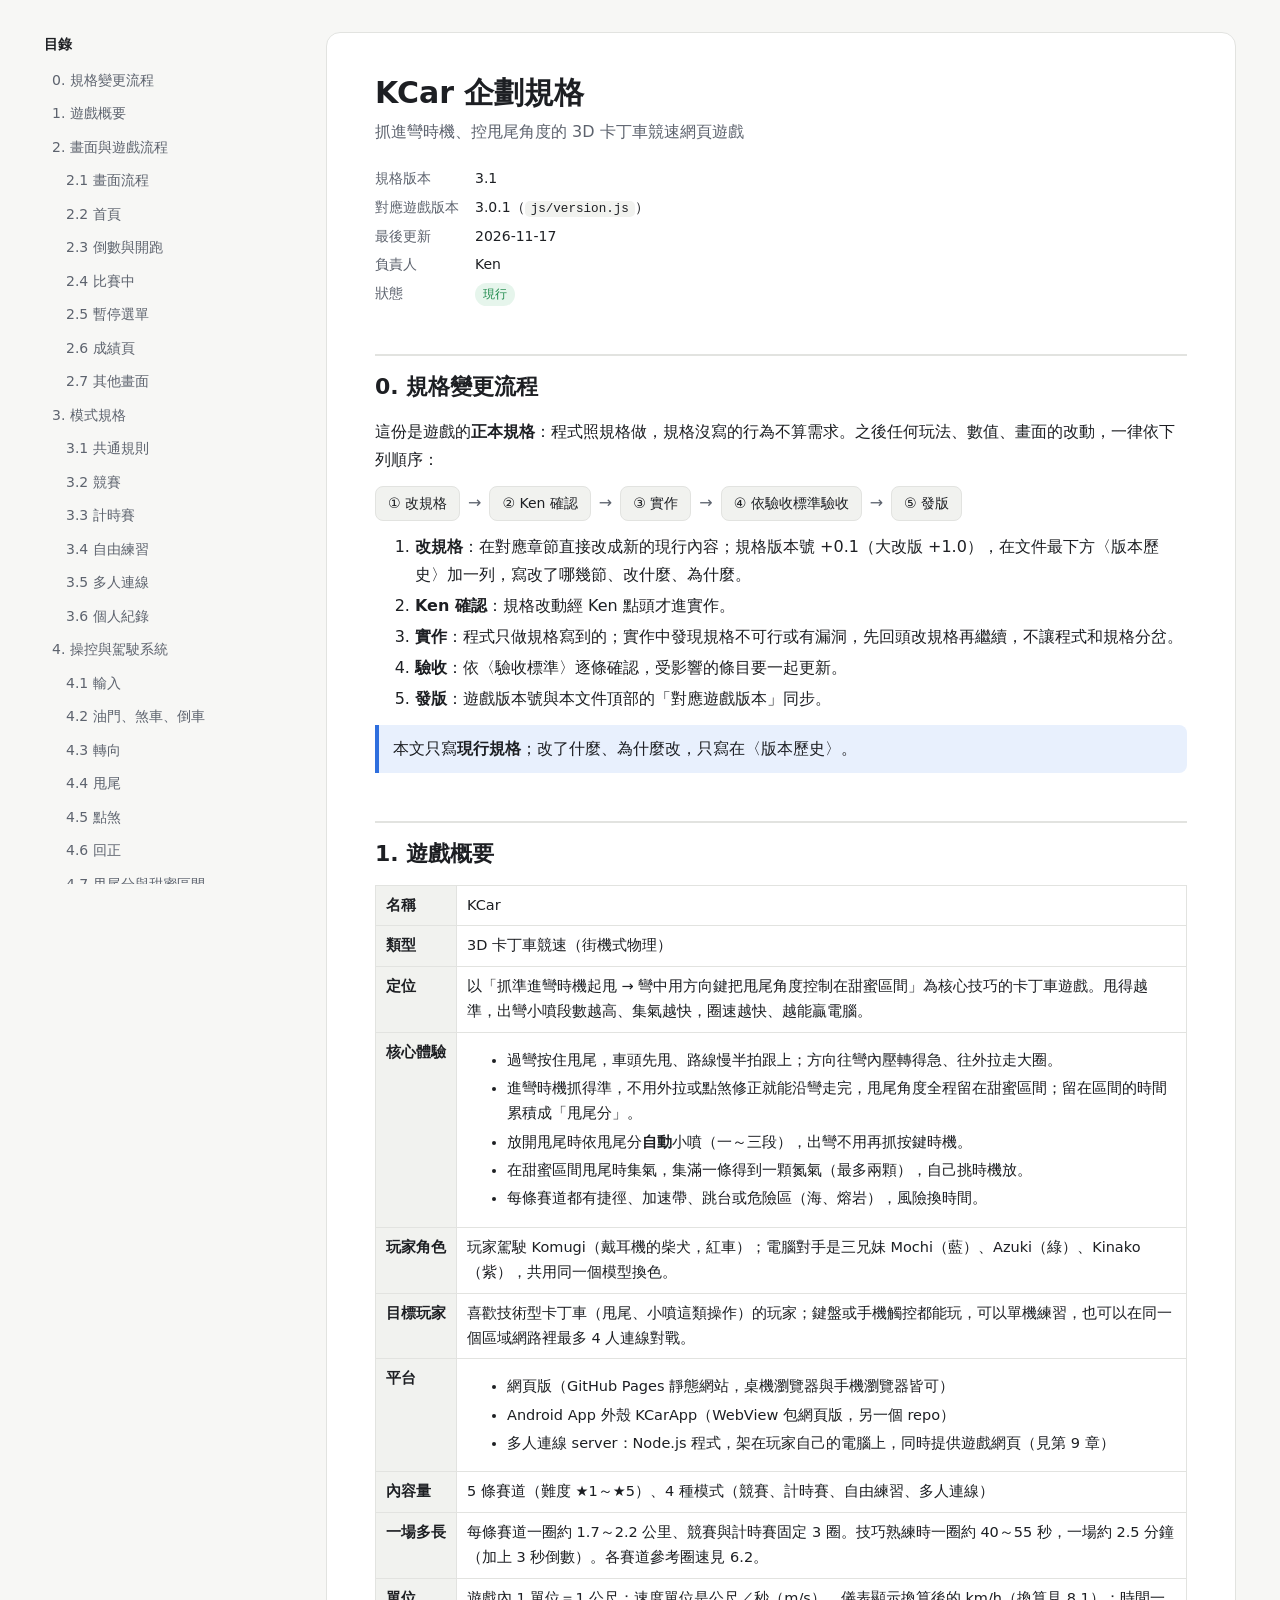
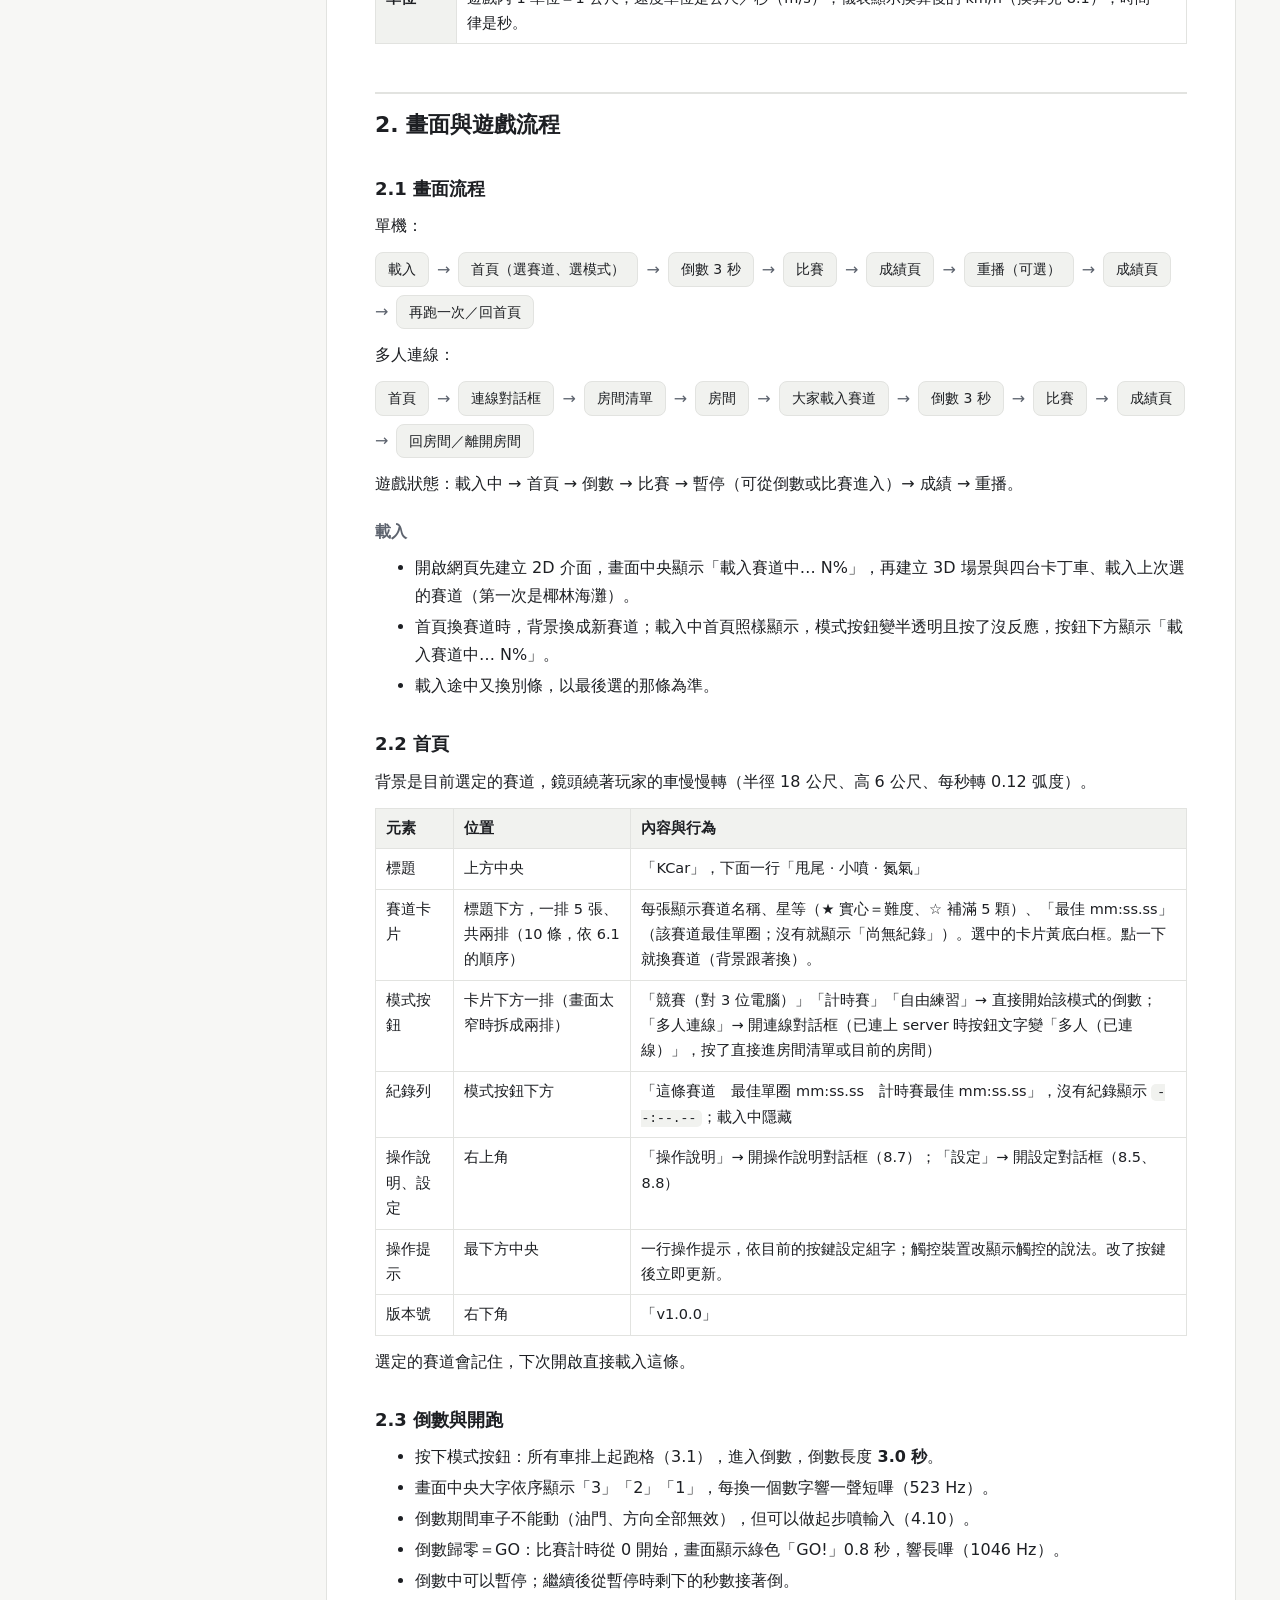
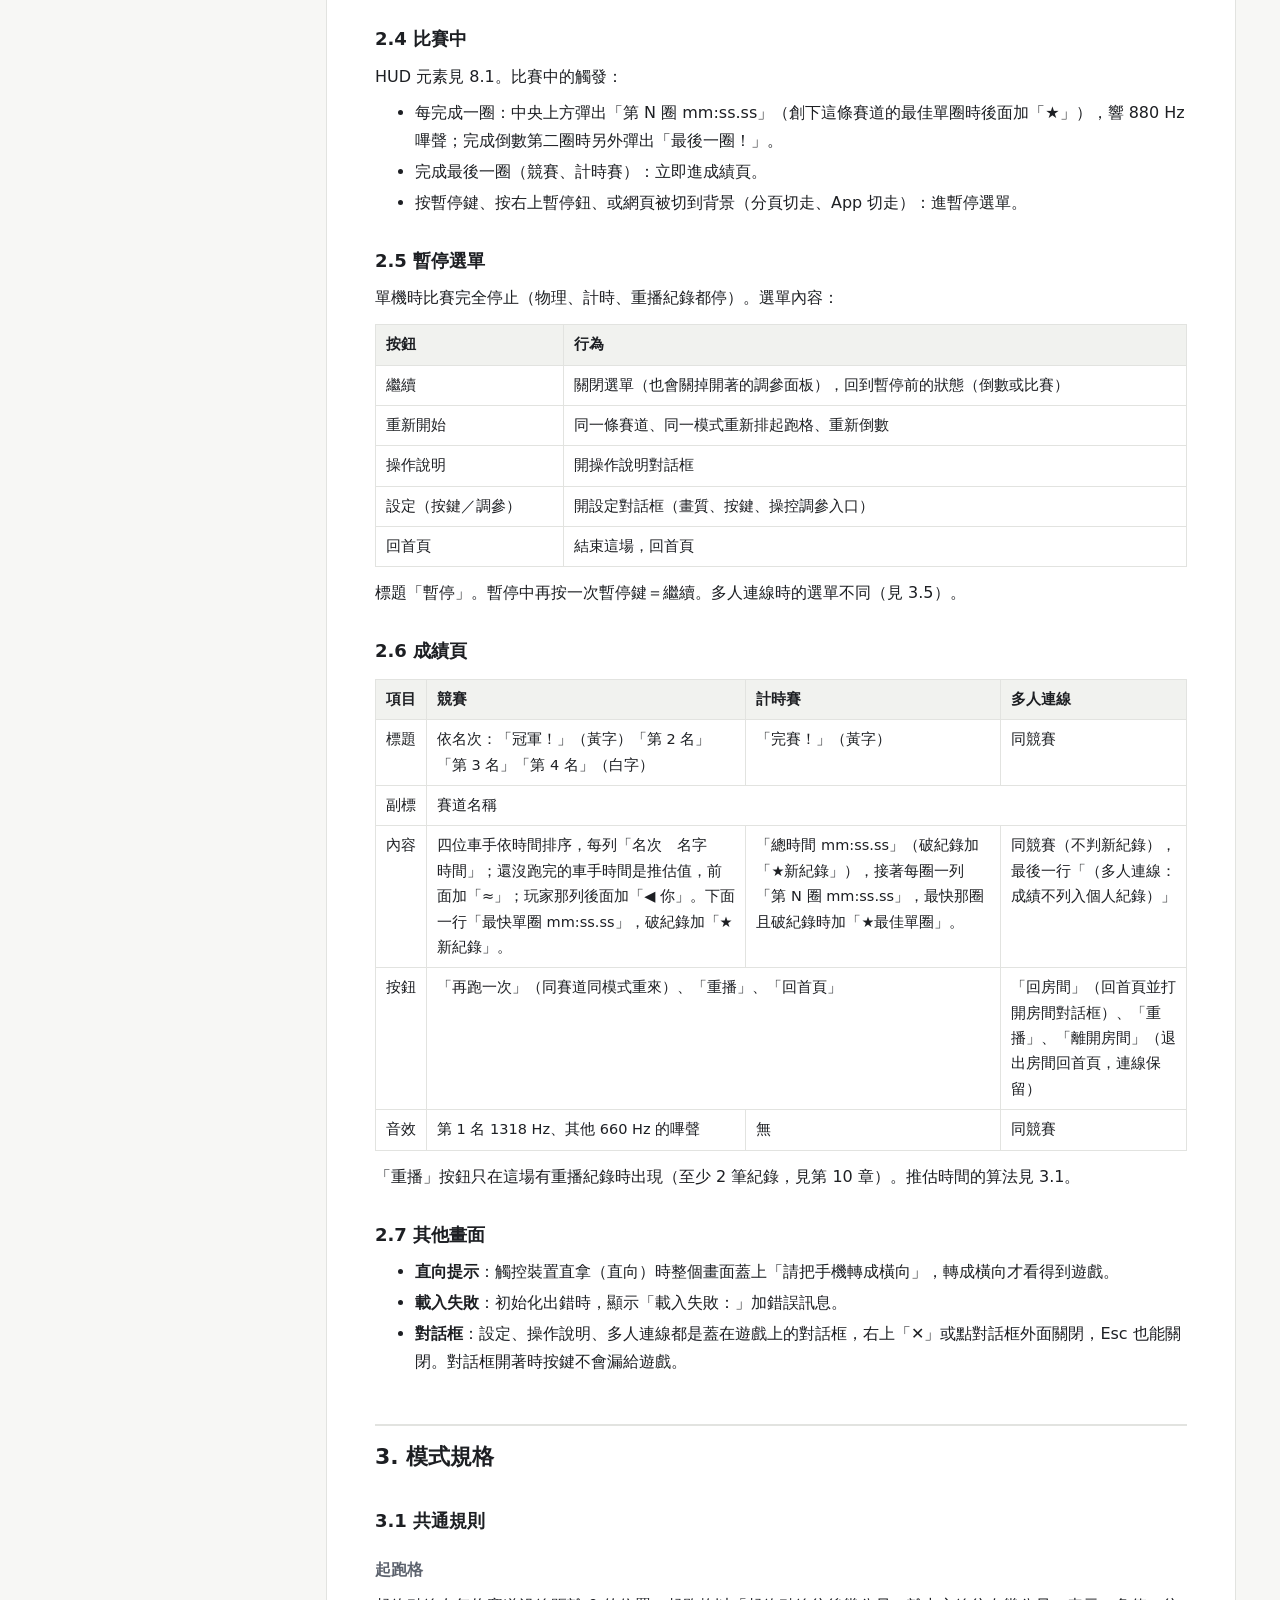
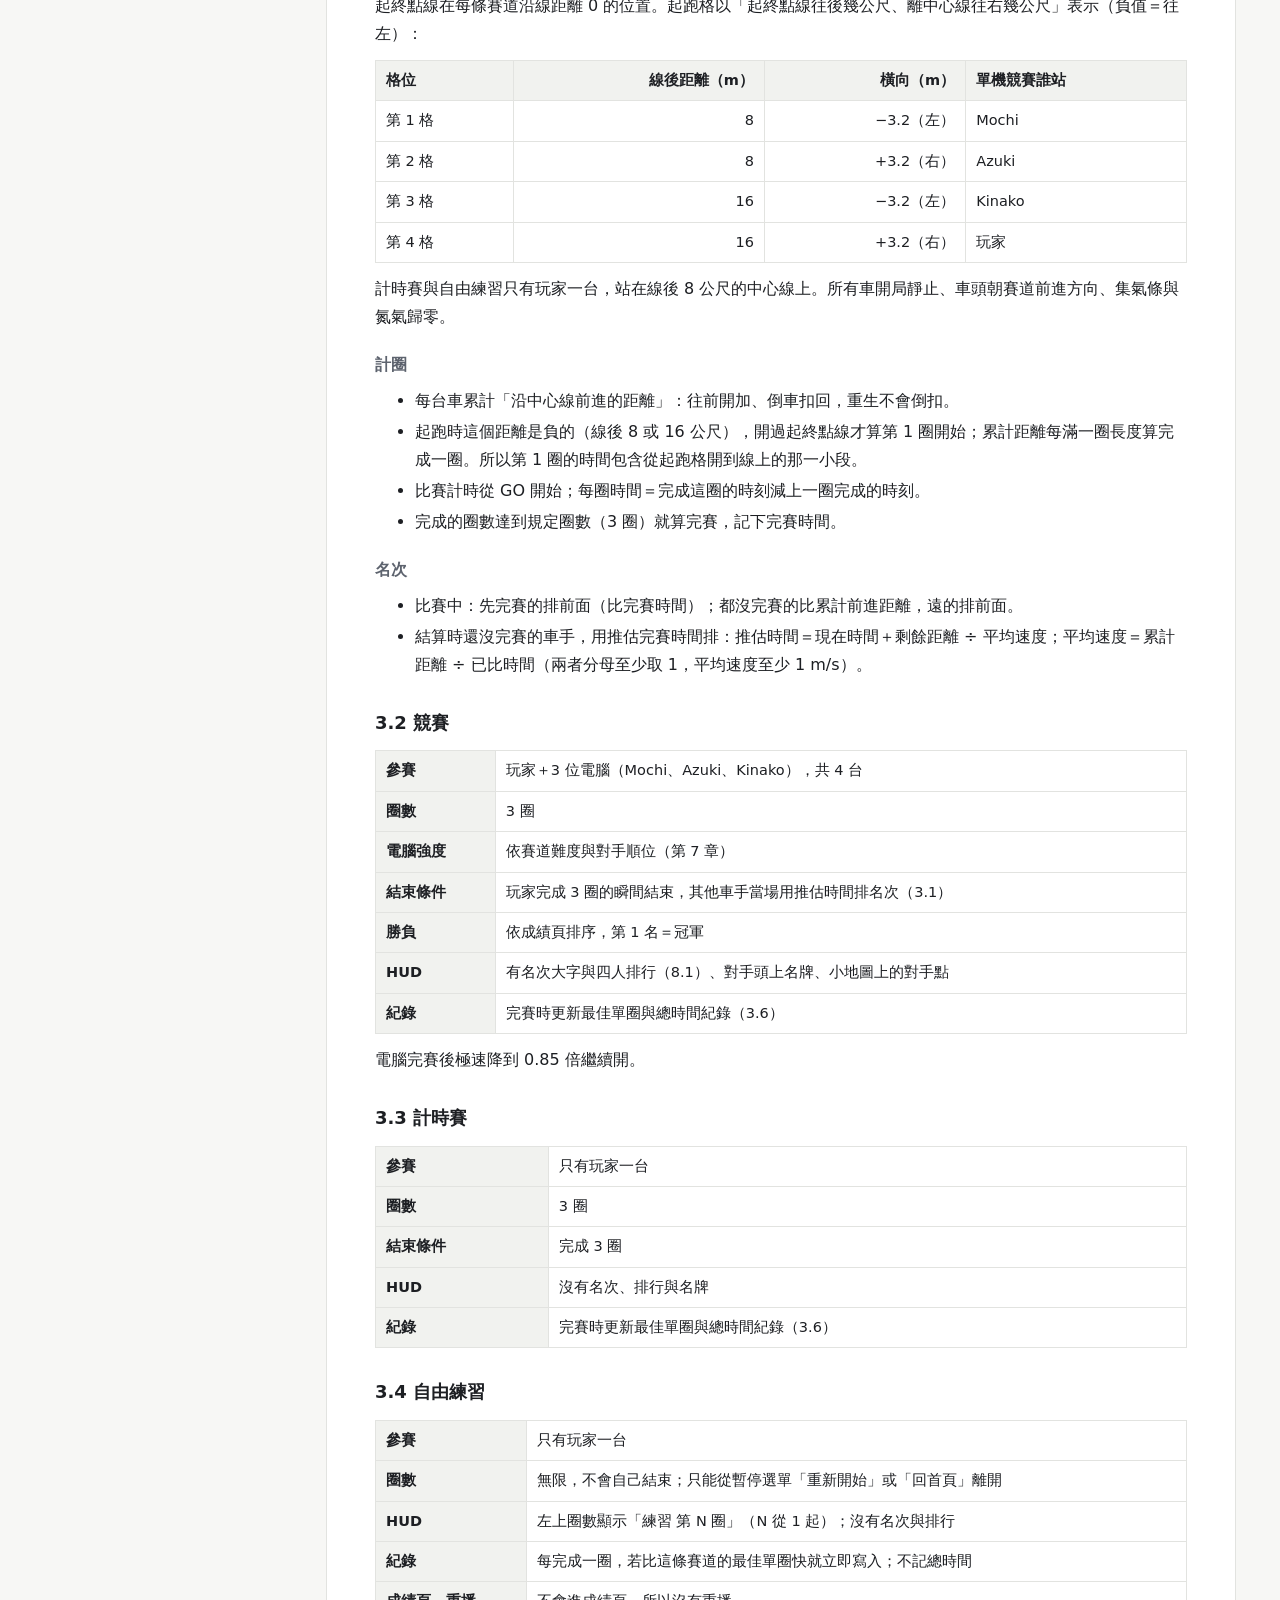
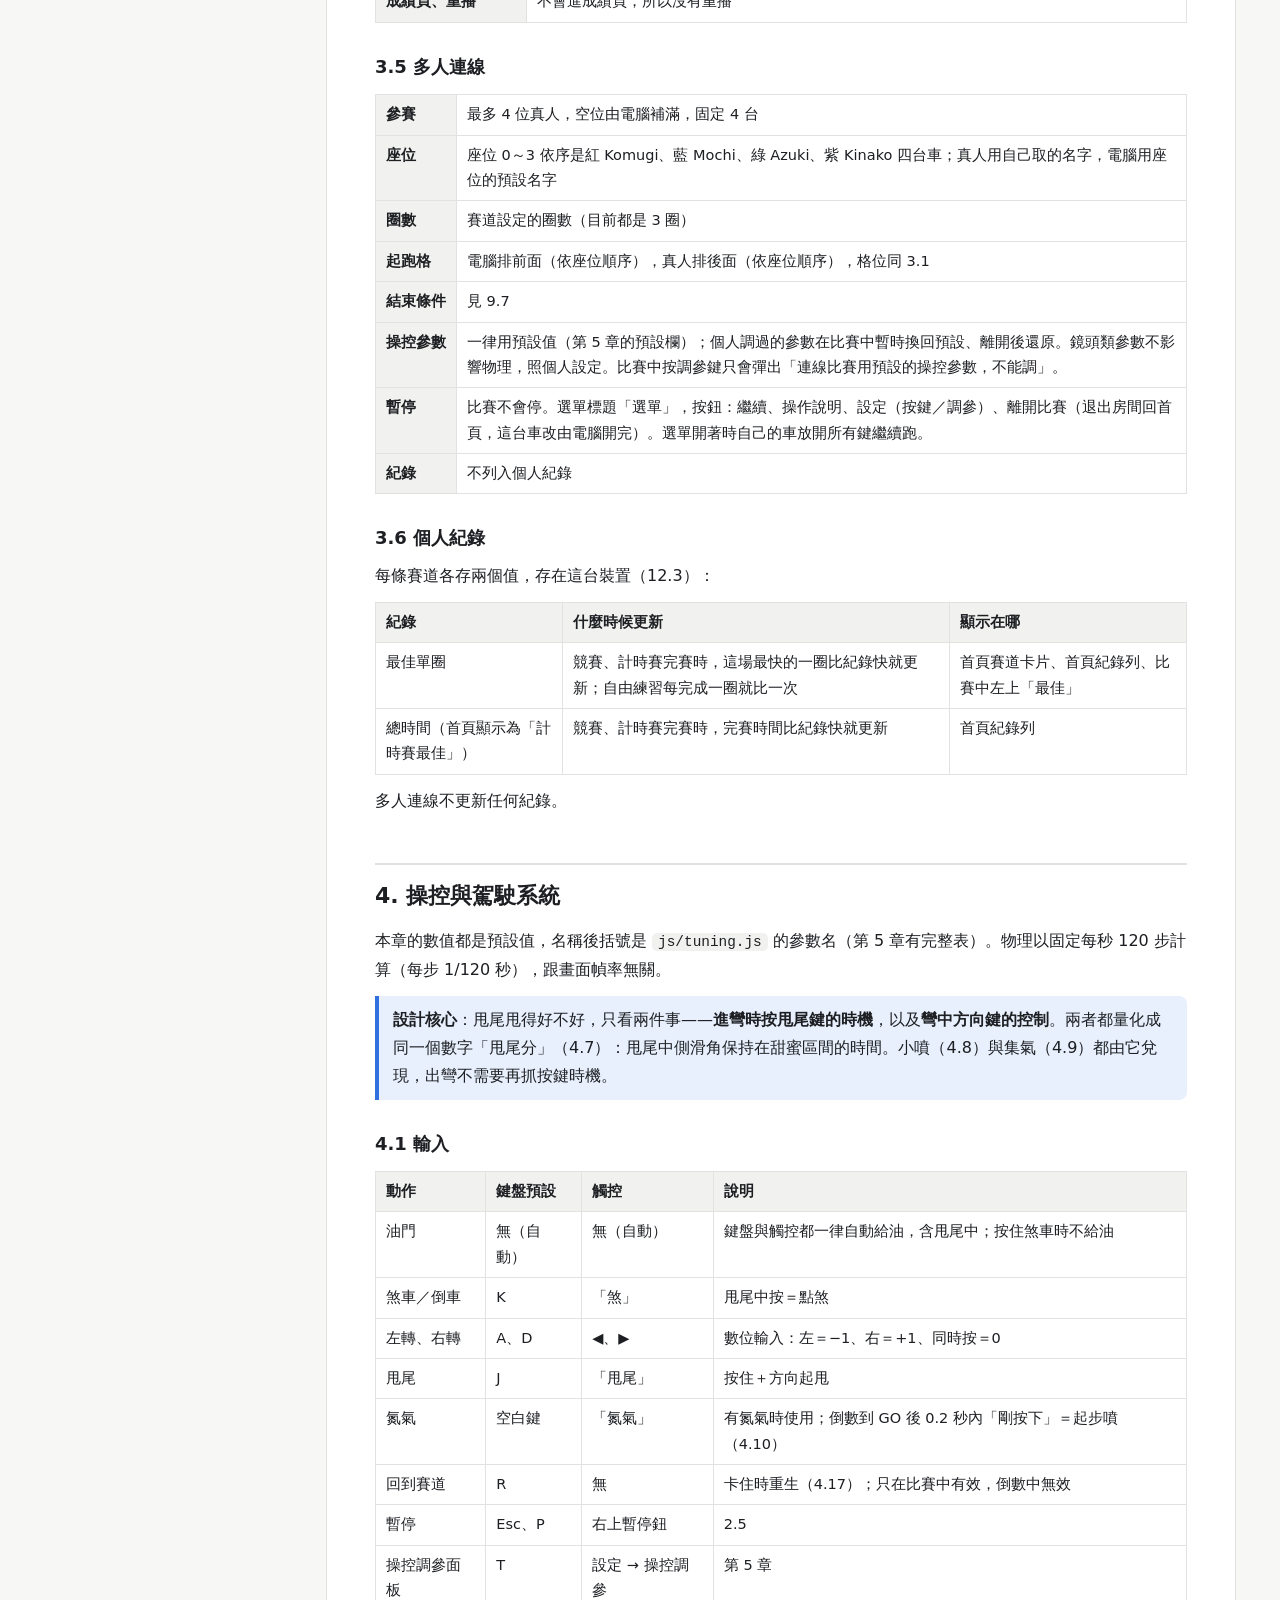
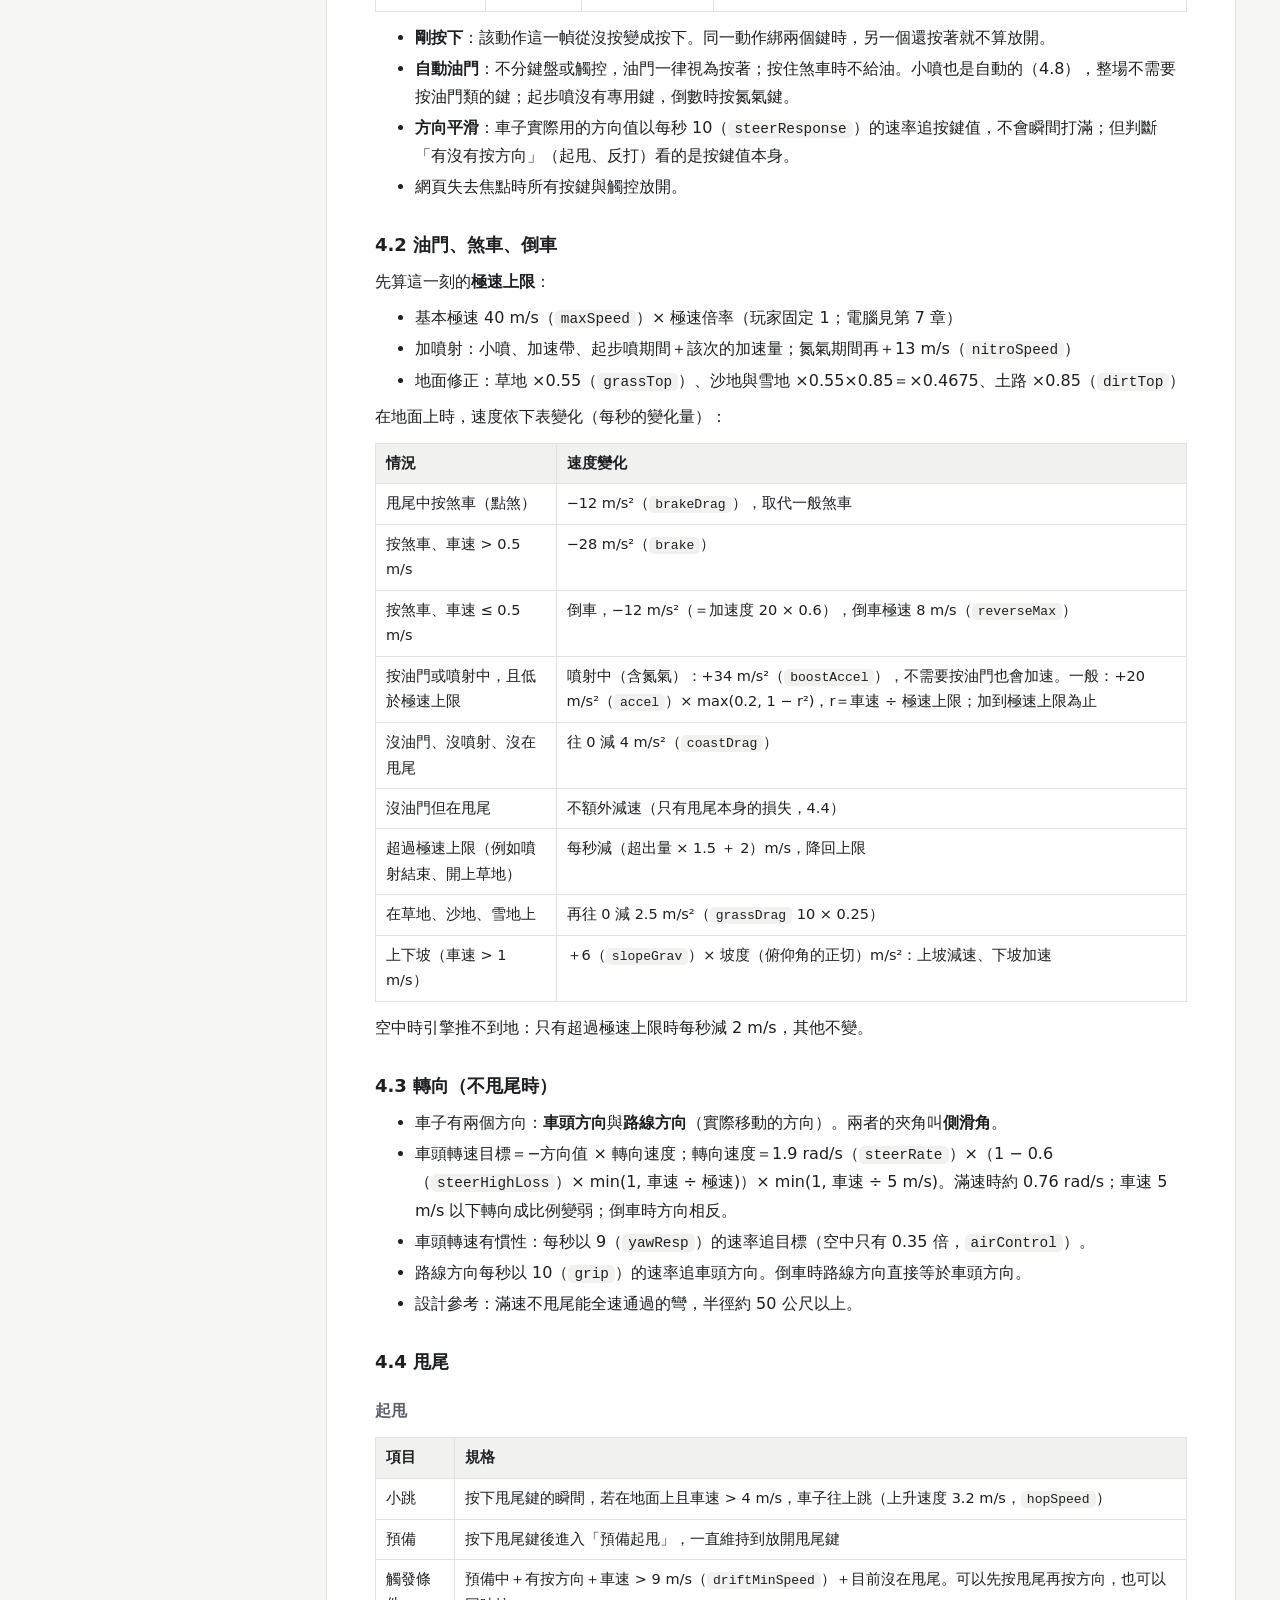
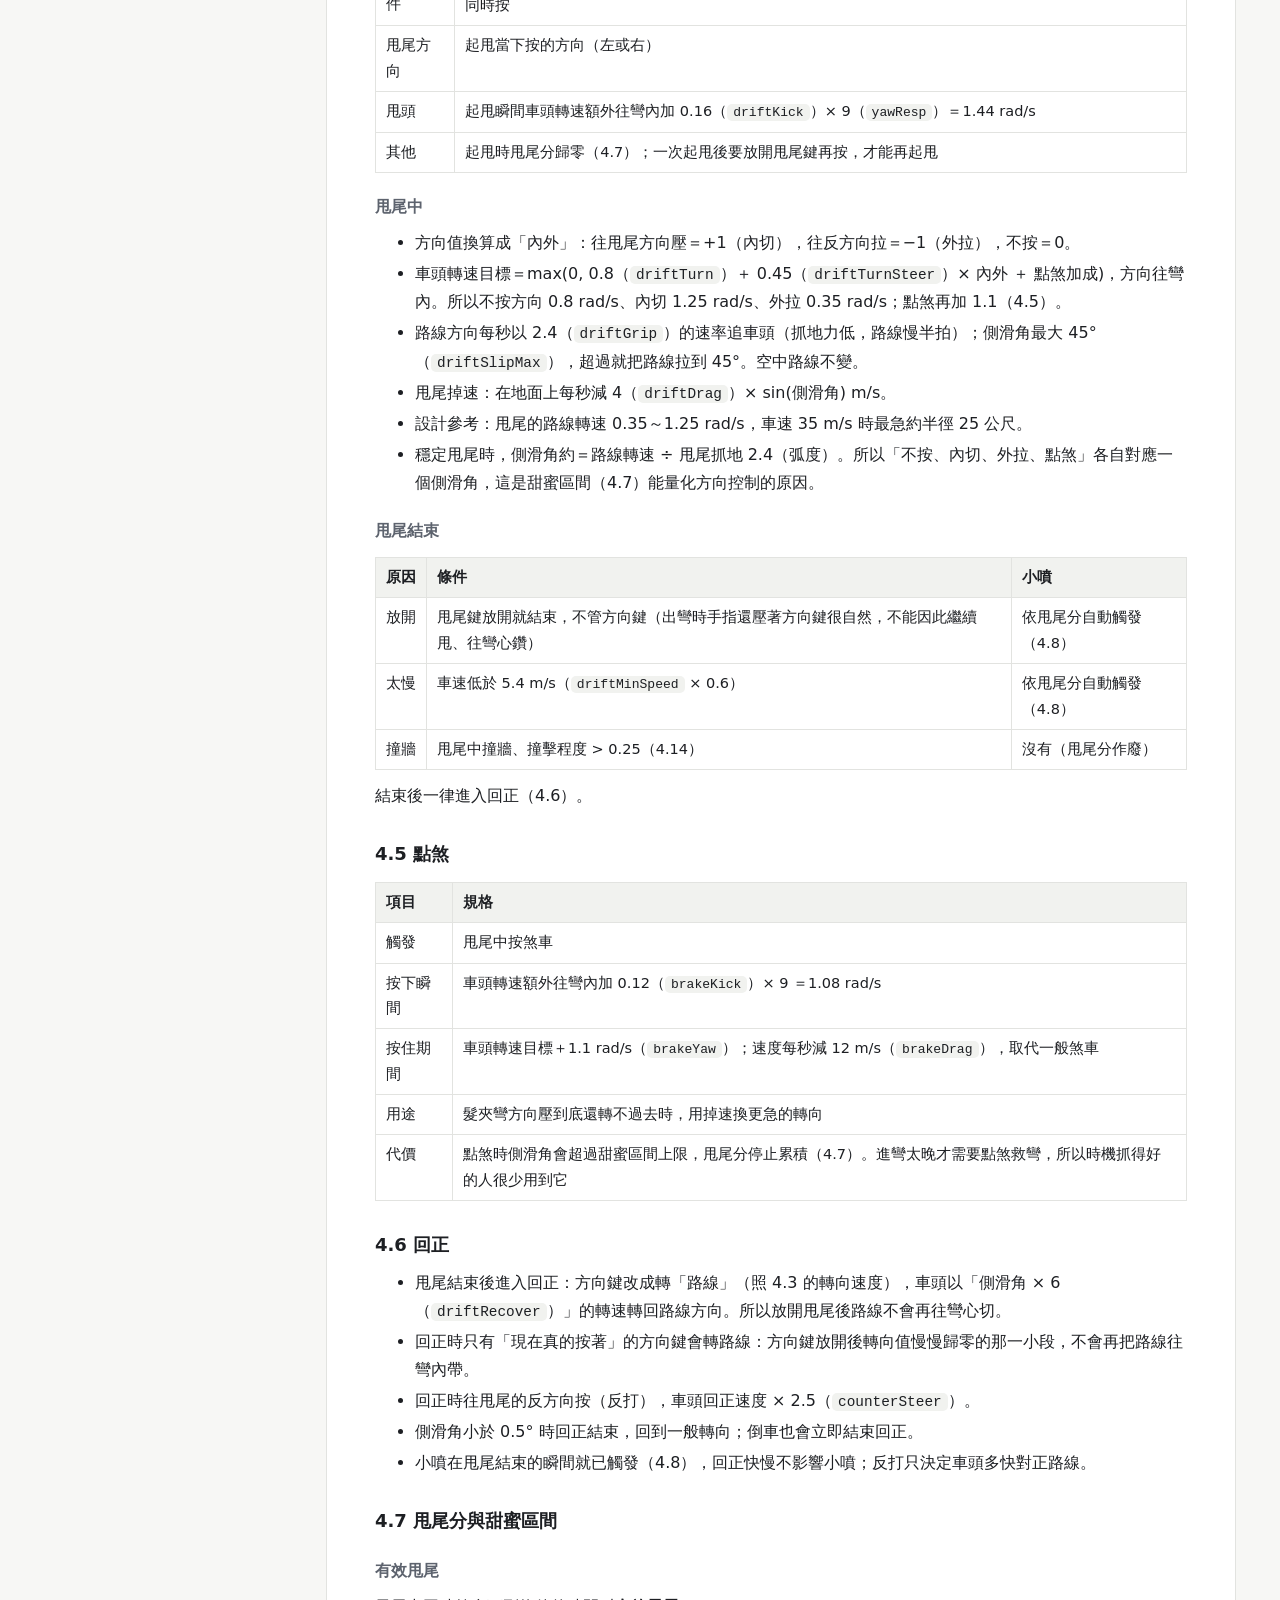
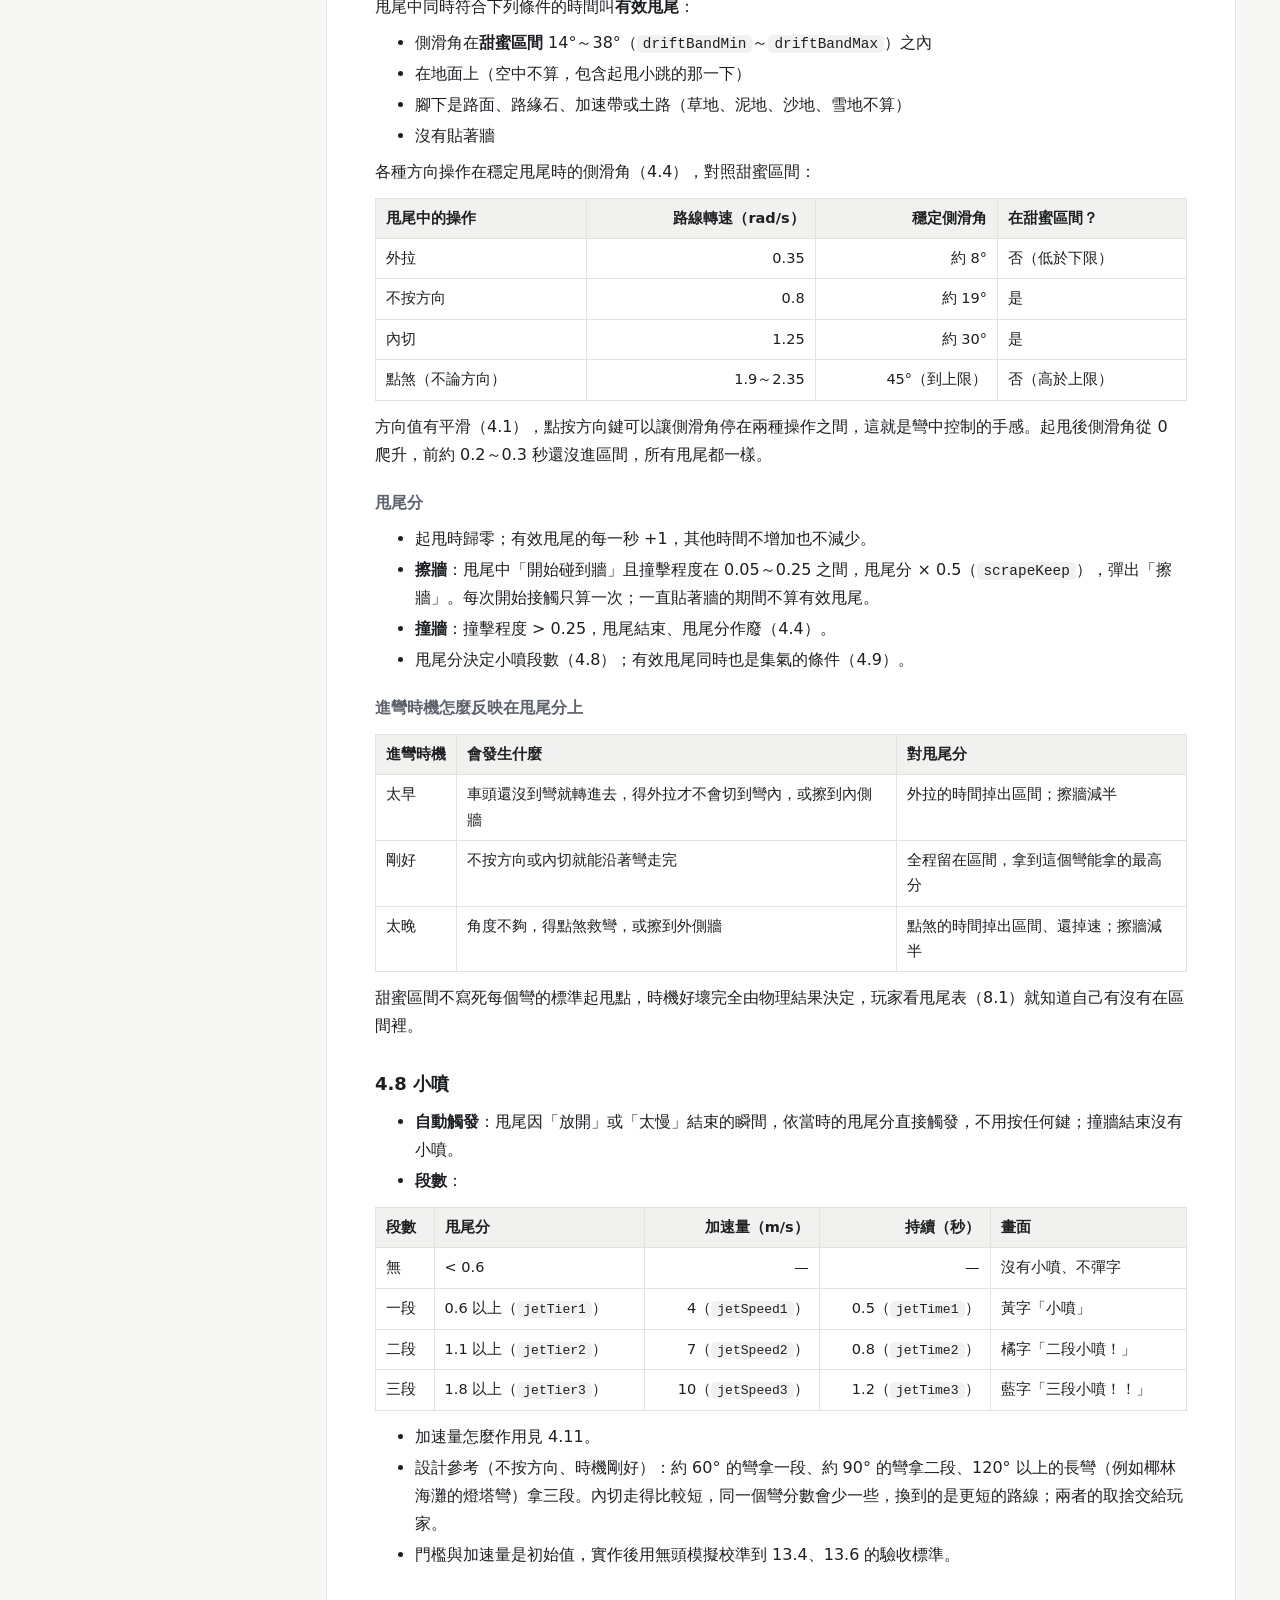
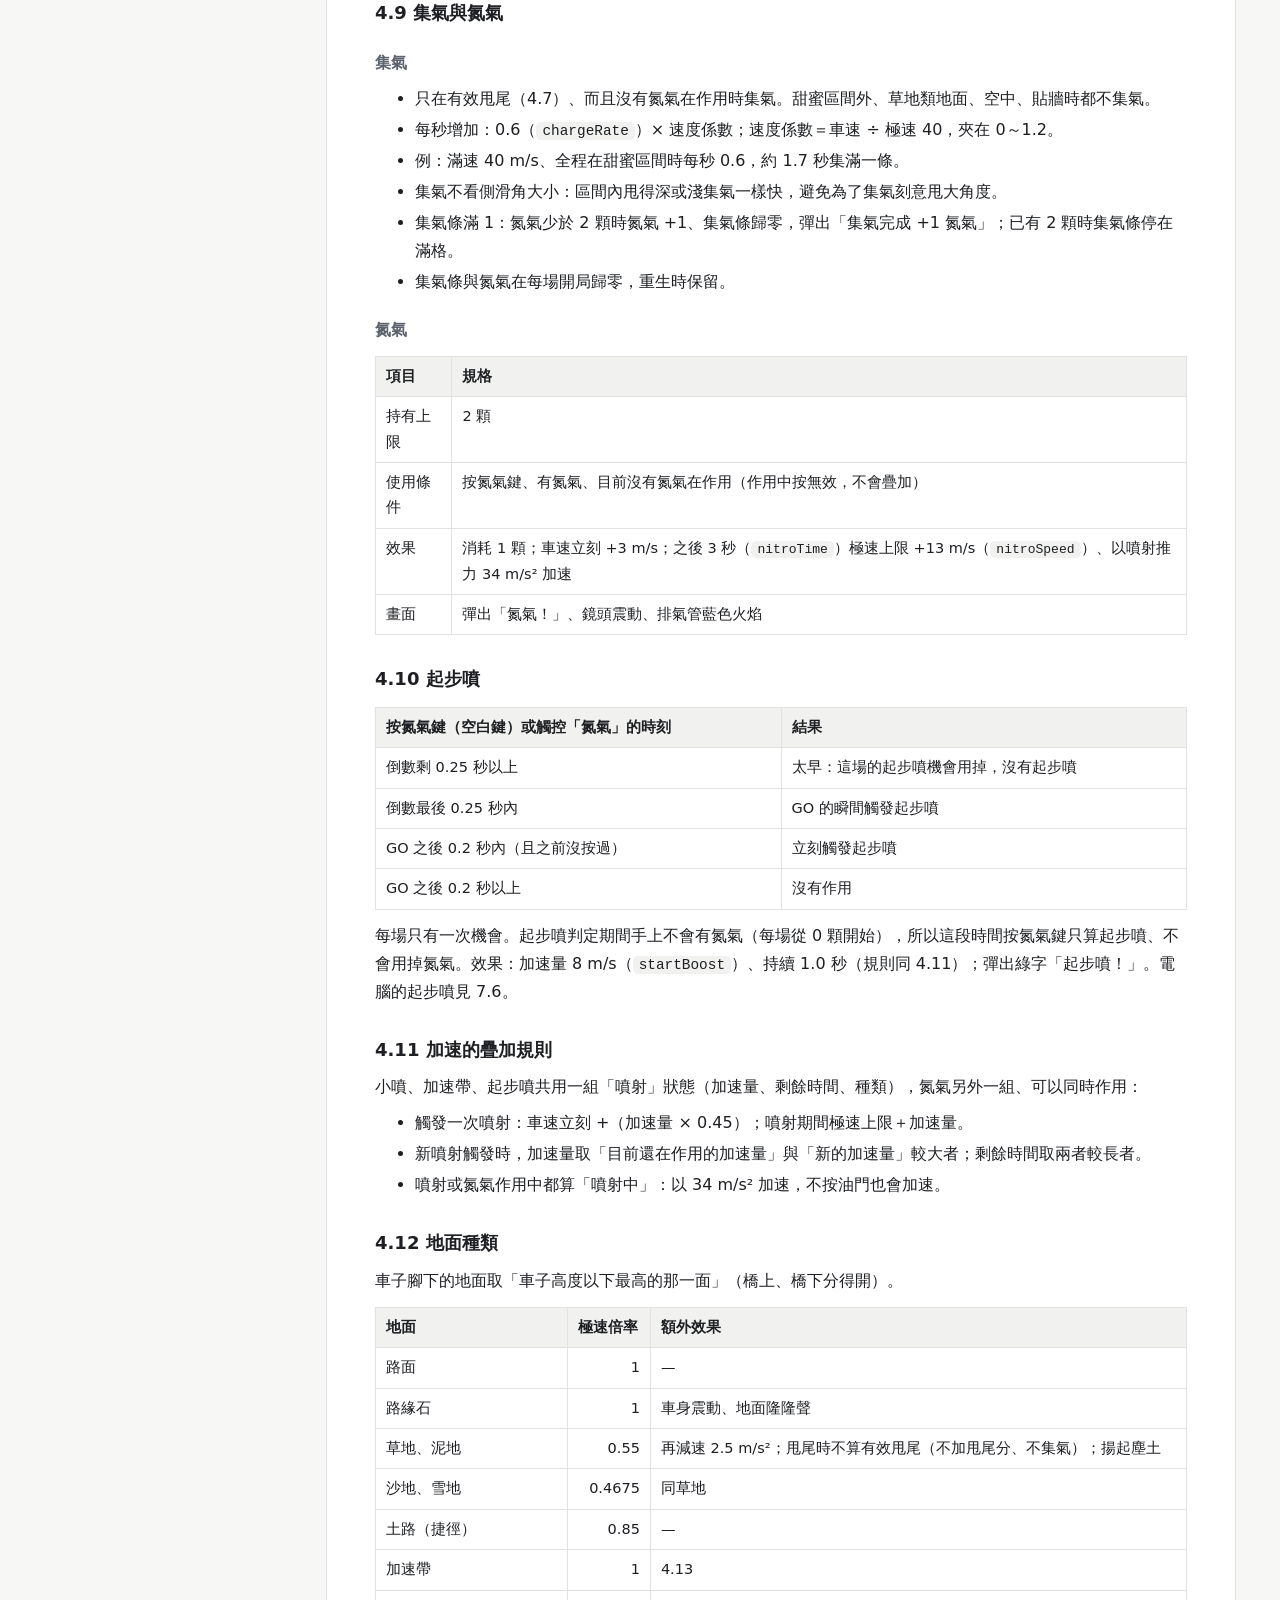
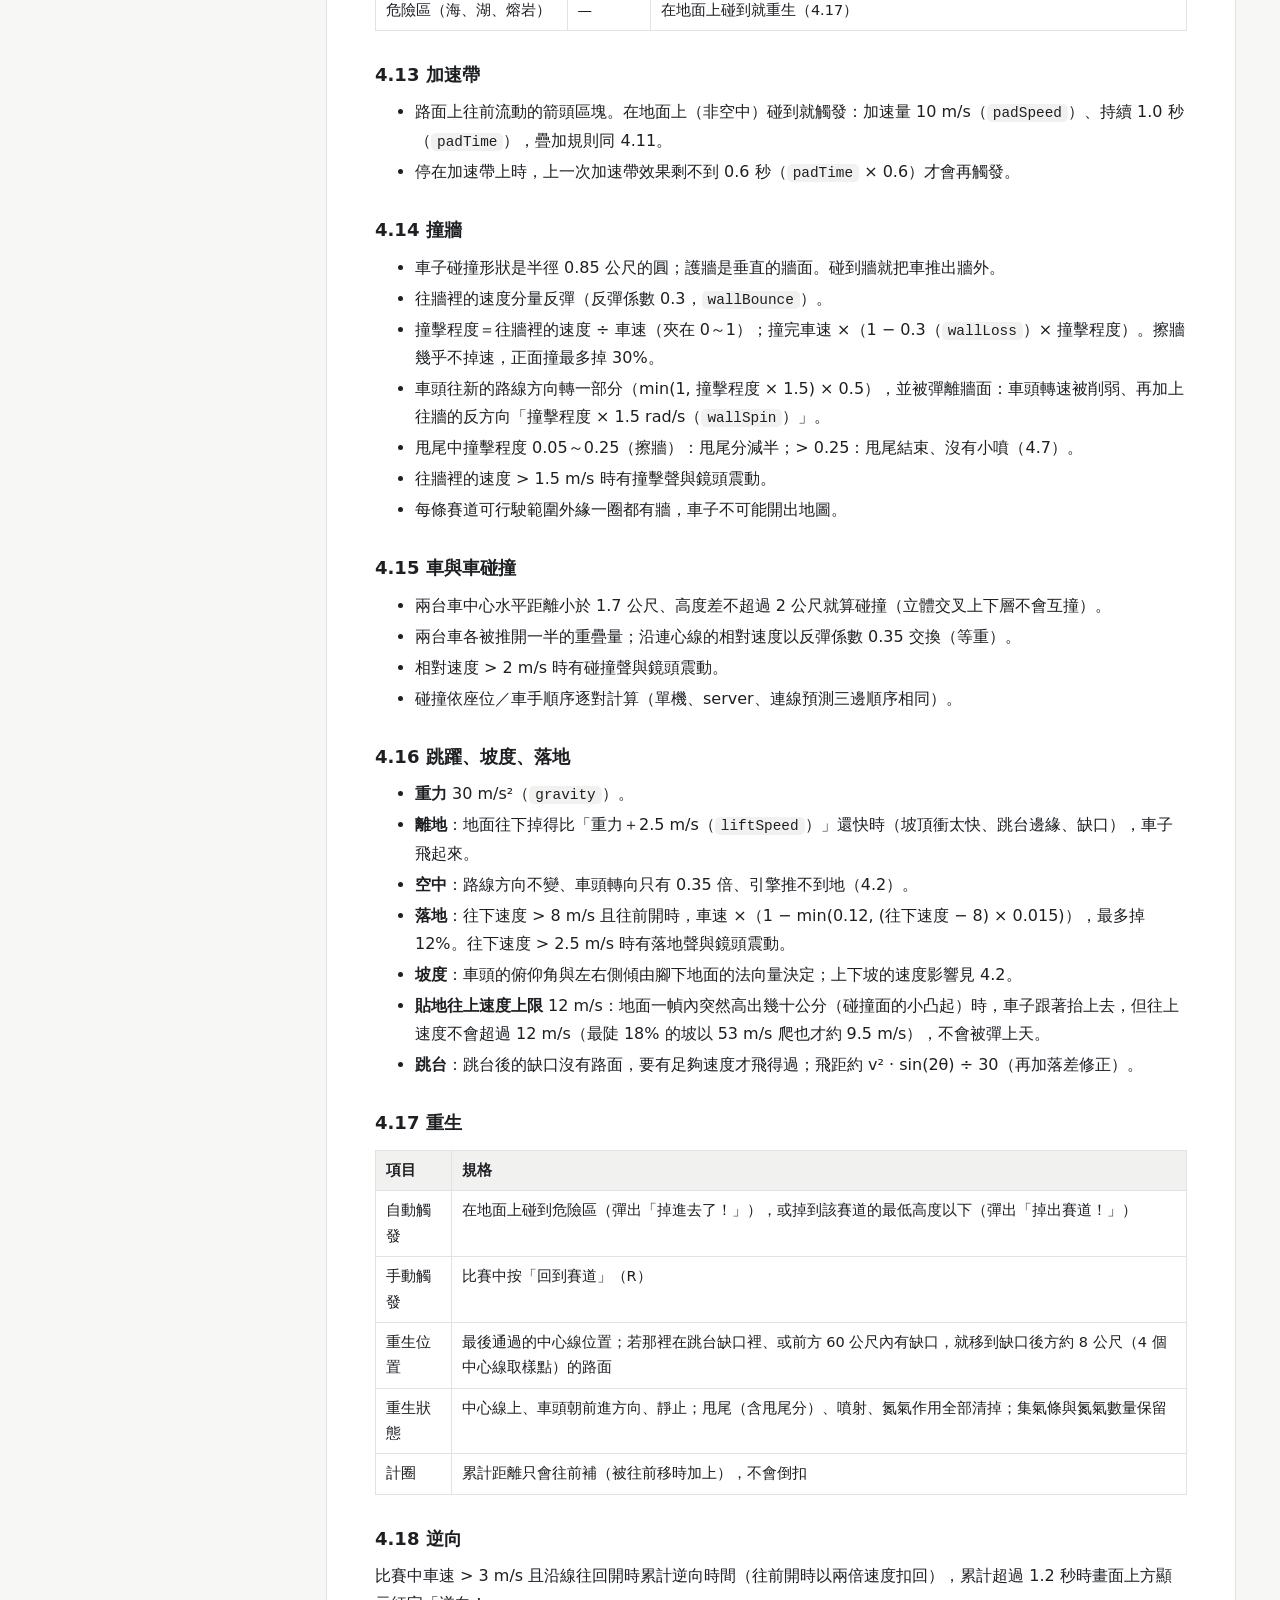
<file: docs/spec.html>
<!doctype html>
<html lang="zh-Hant">
<head>
<meta charset="utf-8">
<meta name="viewport" content="width=device-width, initial-scale=1">
<title>KCar 企劃規格</title>
<style>
:root{
  --bg:#f7f7f5; --paper:#ffffff; --ink:#1d1f23; --muted:#5d636e; --line:#e2e3e0;
  --accent:#2f6fde; --accent-soft:#e8f0fd; --warn:#b5590e; --warn-soft:#fdf1e6;
  --ok:#1f8a4c; --ok-soft:#e6f5ec; --code:#f1f2ef;
}
@media (prefers-color-scheme: dark){
  :root:not([data-theme="light"]){
    --bg:#16181c; --paper:#1e2126; --ink:#e7e9ec; --muted:#9aa1ad; --line:#30343b;
    --accent:#7aa7ff; --accent-soft:#1f2c45; --warn:#f0a35e; --warn-soft:#3a2a1b;
    --ok:#5fd08f; --ok-soft:#1b3326; --code:#262a31;
  }
}
:root[data-theme="dark"]{
  --bg:#16181c; --paper:#1e2126; --ink:#e7e9ec; --muted:#9aa1ad; --line:#30343b;
  --accent:#7aa7ff; --accent-soft:#1f2c45; --warn:#f0a35e; --warn-soft:#3a2a1b;
  --ok:#5fd08f; --ok-soft:#1b3326; --code:#262a31;
}
*{box-sizing:border-box}
html{scroll-behavior:smooth;scroll-padding-top:16px}
body{margin:0;background:var(--bg);color:var(--ink);
  font:16px/1.75 "Noto Sans TC","Microsoft JhengHei","PingFang TC",system-ui,sans-serif}
.layout{display:grid;grid-template-columns:250px minmax(0,1fr);gap:32px;max-width:1240px;margin:0 auto;padding:32px 24px}
nav.toc{position:sticky;top:24px;align-self:start;max-height:calc(100vh - 48px);overflow:auto;font-size:14px}
nav.toc .title{font-weight:700;margin-bottom:8px}
nav.toc ol{list-style:none;padding:0;margin:0}
nav.toc ol ol{padding-left:14px}
nav.toc a{display:block;padding:3px 8px;border-radius:6px;color:var(--muted);text-decoration:none}
nav.toc a:hover{background:var(--accent-soft);color:var(--accent)}
main{background:var(--paper);border:1px solid var(--line);border-radius:14px;padding:40px 48px;min-width:0}
header.doc h1{font-size:30px;line-height:1.3;margin:0 0 6px}
header.doc .sub{color:var(--muted);margin:0 0 20px}
dl.meta{display:grid;grid-template-columns:max-content 1fr;gap:4px 16px;margin:0 0 8px;font-size:14px}
dl.meta dt{color:var(--muted)} dl.meta dd{margin:0}
h2{font-size:22px;margin:48px 0 12px;padding-top:12px;border-top:2px solid var(--line)}
h3{font-size:18px;margin:28px 0 8px}
h4{font-size:16px;margin:20px 0 6px;color:var(--muted)}
p,ul,ol{margin:8px 0}
li{margin:3px 0}
a{color:var(--accent)}
code{background:var(--code);padding:1px 6px;border-radius:5px;font-size:.9em;font-family:Consolas,"Cascadia Mono",monospace}
.table-wrap{overflow-x:auto;margin:12px 0}
table{border-collapse:collapse;width:100%;font-size:14.5px}
th,td{border:1px solid var(--line);padding:7px 10px;text-align:left;vertical-align:top}
th{background:var(--code);font-weight:600;white-space:nowrap}
td.num,th.num{text-align:right;font-variant-numeric:tabular-nums;white-space:nowrap}
.note{border-left:4px solid var(--accent);background:var(--accent-soft);padding:10px 14px;border-radius:0 8px 8px 0;margin:12px 0}
.warn{border-left:4px solid var(--warn);background:var(--warn-soft);padding:10px 14px;border-radius:0 8px 8px 0;margin:12px 0}
#changelog td:nth-child(5){min-width:120px;max-width:200px;font-size:13px}
#changelog td:nth-child(6){min-width:340px}
.tag{display:inline-block;white-space:nowrap;font-size:12px;padding:1px 8px;border-radius:999px;background:var(--accent-soft);color:var(--accent);margin-right:4px}
.tag.ok{background:var(--ok-soft);color:var(--ok)}
.tag.warn{background:var(--warn-soft);color:var(--warn)}
.flow{display:flex;flex-wrap:wrap;align-items:center;gap:8px;margin:12px 0}
.flow span{border:1px solid var(--line);background:var(--code);border-radius:8px;padding:4px 12px;font-size:14px}
.flow b{color:var(--muted);font-weight:400}
ul.check{list-style:none;padding-left:0}
ul.check li::before{content:"☐ ";color:var(--muted)}
footer{margin-top:48px;color:var(--muted);font-size:13px}
@media (max-width:900px){
  .layout{grid-template-columns:1fr;padding:16px}
  nav.toc{position:static;max-height:none;background:var(--paper);border:1px solid var(--line);border-radius:12px;padding:12px}
  main{padding:24px 18px}
}
@media print{
  body{background:#fff}
  .layout{display:block;padding:0}
  nav.toc{display:none}
  main{border:none;padding:0}
  h2{break-after:avoid} table{break-inside:auto} tr{break-inside:avoid}
}
</style>
</head>
<body>
<div class="layout">
<nav class="toc" aria-label="目錄">
  <div class="title">目錄</div>
  <ol>
    <li><a href="#process">0. 規格變更流程</a></li>
    <li><a href="#overview">1. 遊戲概要</a></li>
    <li><a href="#flow">2. 畫面與遊戲流程</a>
      <ol>
        <li><a href="#flow-map">2.1 畫面流程</a></li>
        <li><a href="#flow-title">2.2 首頁</a></li>
        <li><a href="#flow-count">2.3 倒數與開跑</a></li>
        <li><a href="#flow-race">2.4 比賽中</a></li>
        <li><a href="#flow-pause">2.5 暫停選單</a></li>
        <li><a href="#flow-result">2.6 成績頁</a></li>
        <li><a href="#flow-misc">2.7 其他畫面</a></li>
      </ol>
    </li>
    <li><a href="#modes">3. 模式規格</a>
      <ol>
        <li><a href="#modes-common">3.1 共通規則</a></li>
        <li><a href="#modes-race">3.2 競賽</a></li>
        <li><a href="#modes-time">3.3 計時賽</a></li>
        <li><a href="#modes-free">3.4 自由練習</a></li>
        <li><a href="#modes-online">3.5 多人連線</a></li>
        <li><a href="#modes-best">3.6 個人紀錄</a></li>
      </ol>
    </li>
    <li><a href="#driving">4. 操控與駕駛系統</a>
      <ol>
        <li><a href="#drv-input">4.1 輸入</a></li>
        <li><a href="#drv-speed">4.2 油門、煞車、倒車</a></li>
        <li><a href="#drv-steer">4.3 轉向</a></li>
        <li><a href="#drv-drift">4.4 甩尾</a></li>
        <li><a href="#drv-brake">4.5 點煞</a></li>
        <li><a href="#drv-recover">4.6 回正</a></li>
        <li><a href="#drv-score">4.7 甩尾分與甜蜜區間</a></li>
        <li><a href="#drv-jet">4.8 小噴</a></li>
        <li><a href="#drv-nitro">4.9 集氣與氮氣</a></li>
        <li><a href="#drv-start">4.10 起步噴</a></li>
        <li><a href="#drv-boost">4.11 加速的疊加規則</a></li>
        <li><a href="#drv-surface">4.12 地面種類</a></li>
        <li><a href="#drv-pad">4.13 加速帶</a></li>
        <li><a href="#drv-wall">4.14 撞牆</a></li>
        <li><a href="#drv-bump">4.15 車與車碰撞</a></li>
        <li><a href="#drv-air">4.16 跳躍、坡度、落地</a></li>
        <li><a href="#drv-respawn">4.17 重生</a></li>
        <li><a href="#drv-wrong">4.18 逆向</a></li>
      </ol>
    </li>
    <li><a href="#tuning">5. 車輛物理與調參</a></li>
    <li><a href="#tracks">6. 賽道</a>
      <ol>
        <li><a href="#trk-common">6.1 共通規則</a></li>
        <li><a href="#trk-list">6.2 賽道總覽</a></li>
        <li><a href="#trk-beach">6.3 椰林海灘</a></li>
        <li><a href="#trk-sakura">6.4 櫻花古都</a></li>
        <li><a href="#trk-snow">6.5 雪國山道</a></li>
        <li><a href="#trk-city">6.6 霓虹夜城</a></li>
        <li><a href="#trk-volcano">6.7 熔岩火山</a></li>
        <li><a href="#trk-coast">6.8 斷崖海岸</a></li>
        <li><a href="#trk-canyon">6.9 楓紅峽谷</a></li>
        <li><a href="#trk-skyway">6.10 天際高架</a></li>
        <li><a href="#trk-alpine">6.11 雪峰速降</a></li>
        <li><a href="#trk-summit">6.12 雲海絕嶺</a></li>
      </ol>
    </li>
    <li><a href="#ai">7. 電腦車手（AI）</a></li>
    <li><a href="#hud">8. 介面與操作設定</a></li>
    <li><a href="#online">9. 多人連線</a>
      <ol>
        <li><a href="#net-arch">9.1 架構</a></li>
        <li><a href="#net-server">9.2 server 啟動與網址</a></li>
        <li><a href="#net-lobby">9.3 大廳與房間</a></li>
        <li><a href="#net-start">9.4 開賽流程</a></li>
        <li><a href="#net-sync">9.5 同步</a></li>
        <li><a href="#net-idle">9.6 斷線與掛機</a></li>
        <li><a href="#net-end">9.7 結算</a></li>
        <li><a href="#net-https">9.8 https 網頁的行為</a></li>
        <li><a href="#net-proto">9.9 協議</a></li>
      </ol>
    </li>
    <li><a href="#replay">10. 重播</a></li>
    <li><a href="#av">11. 音效與畫面表現</a></li>
    <li><a href="#nfr">12. 非功能需求</a></li>
    <li><a href="#acceptance">13. 驗收標準</a></li>
    <li><a href="#changelog">附錄. 版本歷史</a></li>
  </ol>
</nav>
<main>
<header class="doc">
  <h1>KCar 企劃規格</h1>
  <p class="sub">抓進彎時機、控甩尾角度的 3D 卡丁車競速網頁遊戲</p>
  <dl class="meta">
    <dt>規格版本</dt><dd>3.1</dd>
    <dt>對應遊戲版本</dt><dd>3.0.1（<code>js/version.js</code>）</dd>
    <dt>最後更新</dt><dd>2026-11-17</dd>
    <dt>負責人</dt><dd>Ken</dd>
    <dt>狀態</dt><dd><span class="tag ok">現行</span></dd>
  </dl>
</header>

<section id="process">
<h2>0. 規格變更流程</h2>
<p>這份是遊戲的<strong>正本規格</strong>：程式照規格做，規格沒寫的行為不算需求。之後任何玩法、數值、畫面的改動，一律依下列順序：</p>
<div class="flow"><span>① 改規格</span><b>→</b><span>② Ken 確認</span><b>→</b><span>③ 實作</span><b>→</b><span>④ 依驗收標準驗收</span><b>→</b><span>⑤ 發版</span></div>
<ol>
  <li><strong>改規格</strong>：在對應章節直接改成新的現行內容；規格版本號 +0.1（大改版 +1.0），在文件最下方〈版本歷史〉加一列，寫改了哪幾節、改什麼、為什麼。</li>
  <li><strong>Ken 確認</strong>：規格改動經 Ken 點頭才進實作。</li>
  <li><strong>實作</strong>：程式只做規格寫到的；實作中發現規格不可行或有漏洞，先回頭改規格再繼續，不讓程式和規格分岔。</li>
  <li><strong>驗收</strong>：依〈驗收標準〉逐條確認，受影響的條目要一起更新。</li>
  <li><strong>發版</strong>：遊戲版本號與本文件頂部的「對應遊戲版本」同步。</li>
</ol>
<div class="note">本文只寫<strong>現行規格</strong>；改了什麼、為什麼改，只寫在〈版本歷史〉。</div>
</section>

<!-- ============================================================ 1 -->
<section id="overview">
<h2>1. 遊戲概要</h2>
<div class="table-wrap"><table>
<tbody>
<tr><th>名稱</th><td>KCar</td></tr>
<tr><th>類型</th><td>3D 卡丁車競速（街機式物理）</td></tr>
<tr><th>定位</th><td>以「抓準進彎時機起甩 → 彎中用方向鍵把甩尾角度控制在甜蜜區間」為核心技巧的卡丁車遊戲。甩得越準，出彎小噴段數越高、集氣越快，圈速越快、越能贏電腦。</td></tr>
<tr><th>核心體驗</th><td>
  <ul>
    <li>過彎按住甩尾，車頭先甩、路線慢半拍跟上；方向往彎內壓轉得急、往外拉走大圈。</li>
    <li>進彎時機抓得準，不用外拉或點煞修正就能沿彎走完，甩尾角度全程留在甜蜜區間；留在區間的時間累積成「甩尾分」。</li>
    <li>放開甩尾時依甩尾分<strong>自動</strong>小噴（一～三段），出彎不用再抓按鍵時機。</li>
    <li>在甜蜜區間甩尾時集氣，集滿一條得到一顆氮氣（最多兩顆），自己挑時機放。</li>
    <li>每條賽道都有捷徑、加速帶、跳台或危險區（海、熔岩），風險換時間。</li>
  </ul>
</td></tr>
<tr><th>玩家角色</th><td>玩家駕駛 Komugi（戴耳機的柴犬，紅車）；電腦對手是三兄妹 Mochi（藍）、Azuki（綠）、Kinako（紫），共用同一個模型換色。</td></tr>
<tr><th>目標玩家</th><td>喜歡技術型卡丁車（甩尾、小噴這類操作）的玩家；鍵盤或手機觸控都能玩，可以單機練習，也可以在同一個區域網路裡最多 4 人連線對戰。</td></tr>
<tr><th>平台</th><td>
  <ul>
    <li>網頁版（GitHub Pages 靜態網站，桌機瀏覽器與手機瀏覽器皆可）</li>
    <li>Android App 外殼 KCarApp（WebView 包網頁版，另一個 repo）</li>
    <li>多人連線 server：Node.js 程式，架在玩家自己的電腦上，同時提供遊戲網頁（見第 9 章）</li>
  </ul>
</td></tr>
<tr><th>內容量</th><td>5 條賽道（難度 ★1～★5）、4 種模式（競賽、計時賽、自由練習、多人連線）</td></tr>
<tr><th>一場多長</th><td>每條賽道一圈約 1.7～2.2 公里、競賽與計時賽固定 3 圈。技巧熟練時一圈約 40～55 秒，一場約 2.5 分鐘（加上 3 秒倒數）。各賽道參考圈速見 6.2。</td></tr>
<tr><th>單位</th><td>遊戲內 1 單位＝1 公尺；速度單位是公尺／秒（m/s），儀表顯示換算後的 km/h（換算見 8.1）；時間一律是秒。</td></tr>
</tbody>
</table></div>
</section>

<!-- ============================================================ 2 -->
<section id="flow">
<h2>2. 畫面與遊戲流程</h2>

<h3 id="flow-map">2.1 畫面流程</h3>
<p>單機：</p>
<div class="flow"><span>載入</span><b>→</b><span>首頁（選賽道、選模式）</span><b>→</b><span>倒數 3 秒</span><b>→</b><span>比賽</span><b>→</b><span>成績頁</span><b>→</b><span>重播（可選）</span><b>→</b><span>成績頁</span><b>→</b><span>再跑一次／回首頁</span></div>
<p>多人連線：</p>
<div class="flow"><span>首頁</span><b>→</b><span>連線對話框</span><b>→</b><span>房間清單</span><b>→</b><span>房間</span><b>→</b><span>大家載入賽道</span><b>→</b><span>倒數 3 秒</span><b>→</b><span>比賽</span><b>→</b><span>成績頁</span><b>→</b><span>回房間／離開房間</span></div>
<p>遊戲狀態：載入中 → 首頁 → 倒數 → 比賽 → 暫停（可從倒數或比賽進入）→ 成績 → 重播。</p>

<h4>載入</h4>
<ul>
  <li>開啟網頁先建立 2D 介面，畫面中央顯示「載入賽道中… N%」，再建立 3D 場景與四台卡丁車、載入上次選的賽道（第一次是椰林海灘）。</li>
  <li>首頁換賽道時，背景換成新賽道；載入中首頁照樣顯示，模式按鈕變半透明且按了沒反應，按鈕下方顯示「載入賽道中… N%」。</li>
  <li>載入途中又換別條，以最後選的那條為準。</li>
</ul>

<h3 id="flow-title">2.2 首頁</h3>
<p>背景是目前選定的賽道，鏡頭繞著玩家的車慢慢轉（半徑 18 公尺、高 6 公尺、每秒轉 0.12 弧度）。</p>
<div class="table-wrap"><table>
<thead><tr><th>元素</th><th>位置</th><th>內容與行為</th></tr></thead>
<tbody>
<tr><td>標題</td><td>上方中央</td><td>「KCar」，下面一行「甩尾 ‧ 小噴 ‧ 氮氣」</td></tr>
<tr><td>賽道卡片</td><td>標題下方，一排 5 張、共兩排（10 條，依 6.1 的順序）</td><td>每張顯示賽道名稱、星等（★ 實心＝難度、☆ 補滿 5 顆）、「最佳 mm:ss.ss」（該賽道最佳單圈；沒有就顯示「尚無紀錄」）。選中的卡片黃底白框。點一下就換賽道（背景跟著換）。</td></tr>
<tr><td>模式按鈕</td><td>卡片下方一排（畫面太窄時拆成兩排）</td><td>「競賽（對 3 位電腦）」「計時賽」「自由練習」→ 直接開始該模式的倒數；「多人連線」→ 開連線對話框（已連上 server 時按鈕文字變「多人（已連線）」，按了直接進房間清單或目前的房間）</td></tr>
<tr><td>紀錄列</td><td>模式按鈕下方</td><td>「這條賽道　最佳單圈 mm:ss.ss　計時賽最佳 mm:ss.ss」，沒有紀錄顯示 <code>--:--.--</code>；載入中隱藏</td></tr>
<tr><td>操作說明、設定</td><td>右上角</td><td>「操作說明」→ 開操作說明對話框（8.7）；「設定」→ 開設定對話框（8.5、8.8）</td></tr>
<tr><td>操作提示</td><td>最下方中央</td><td>一行操作提示，依目前的按鍵設定組字；觸控裝置改顯示觸控的說法。改了按鍵後立即更新。</td></tr>
<tr><td>版本號</td><td>右下角</td><td>「v1.0.0」</td></tr>
</tbody>
</table></div>
<p>選定的賽道會記住，下次開啟直接載入這條。</p>

<h3 id="flow-count">2.3 倒數與開跑</h3>
<ul>
  <li>按下模式按鈕：所有車排上起跑格（3.1），進入倒數，倒數長度 <strong>3.0 秒</strong>。</li>
  <li>畫面中央大字依序顯示「3」「2」「1」，每換一個數字響一聲短嗶（523 Hz）。</li>
  <li>倒數期間車子不能動（油門、方向全部無效），但可以做起步噴輸入（4.10）。</li>
  <li>倒數歸零＝GO：比賽計時從 0 開始，畫面顯示綠色「GO!」0.8 秒，響長嗶（1046 Hz）。</li>
  <li>倒數中可以暫停；繼續後從暫停時剩下的秒數接著倒。</li>
</ul>

<h3 id="flow-race">2.4 比賽中</h3>
<p>HUD 元素見 8.1。比賽中的觸發：</p>
<ul>
  <li>每完成一圈：中央上方彈出「第 N 圈 mm:ss.ss」（創下這條賽道的最佳單圈時後面加「★」），響 880 Hz 嗶聲；完成倒數第二圈時另外彈出「最後一圈！」。</li>
  <li>完成最後一圈（競賽、計時賽）：立即進成績頁。</li>
  <li>按暫停鍵、按右上暫停鈕、或網頁被切到背景（分頁切走、App 切走）：進暫停選單。</li>
</ul>

<h3 id="flow-pause">2.5 暫停選單</h3>
<p>單機時比賽完全停止（物理、計時、重播紀錄都停）。選單內容：</p>
<div class="table-wrap"><table>
<thead><tr><th>按鈕</th><th>行為</th></tr></thead>
<tbody>
<tr><td>繼續</td><td>關閉選單（也會關掉開著的調參面板），回到暫停前的狀態（倒數或比賽）</td></tr>
<tr><td>重新開始</td><td>同一條賽道、同一模式重新排起跑格、重新倒數</td></tr>
<tr><td>操作說明</td><td>開操作說明對話框</td></tr>
<tr><td>設定（按鍵／調參）</td><td>開設定對話框（畫質、按鍵、操控調參入口）</td></tr>
<tr><td>回首頁</td><td>結束這場，回首頁</td></tr>
</tbody>
</table></div>
<p>標題「暫停」。暫停中再按一次暫停鍵＝繼續。多人連線時的選單不同（見 3.5）。</p>

<h3 id="flow-result">2.6 成績頁</h3>
<div class="table-wrap"><table>
<thead><tr><th>項目</th><th>競賽</th><th>計時賽</th><th>多人連線</th></tr></thead>
<tbody>
<tr><td>標題</td><td>依名次：「冠軍！」（黃字）「第 2 名」「第 3 名」「第 4 名」（白字）</td><td>「完賽！」（黃字）</td><td>同競賽</td></tr>
<tr><td>副標</td><td colspan="3">賽道名稱</td></tr>
<tr><td>內容</td><td>四位車手依時間排序，每列「名次　名字　時間」；還沒跑完的車手時間是推估值，前面加「≈」；玩家那列後面加「◀ 你」。下面一行「最快單圈 mm:ss.ss」，破紀錄加「★新紀錄」。</td><td>「總時間 mm:ss.ss」（破紀錄加「★新紀錄」），接著每圈一列「第 N 圈 mm:ss.ss」，最快那圈且破紀錄時加「★最佳單圈」。</td><td>同競賽（不判新紀錄），最後一行「（多人連線：成績不列入個人紀錄）」</td></tr>
<tr><td>按鈕</td><td colspan="2">「再跑一次」（同賽道同模式重來）、「重播」、「回首頁」</td><td>「回房間」（回首頁並打開房間對話框）、「重播」、「離開房間」（退出房間回首頁，連線保留）</td></tr>
<tr><td>音效</td><td>第 1 名 1318 Hz、其他 660 Hz 的嗶聲</td><td>無</td><td>同競賽</td></tr>
</tbody>
</table></div>
<p>「重播」按鈕只在這場有重播紀錄時出現（至少 2 筆紀錄，見第 10 章）。推估時間的算法見 3.1。</p>

<h3 id="flow-misc">2.7 其他畫面</h3>
<ul>
  <li><strong>直向提示</strong>：觸控裝置直拿（直向）時整個畫面蓋上「請把手機轉成橫向」，轉成橫向才看得到遊戲。</li>
  <li><strong>載入失敗</strong>：初始化出錯時，顯示「載入失敗：」加錯誤訊息。</li>
  <li><strong>對話框</strong>：設定、操作說明、多人連線都是蓋在遊戲上的對話框，右上「✕」或點對話框外面關閉，Esc 也能關閉。對話框開著時按鍵不會漏給遊戲。</li>
</ul>
</section>

<!-- ============================================================ 3 -->
<section id="modes">
<h2>3. 模式規格</h2>

<h3 id="modes-common">3.1 共通規則</h3>
<h4>起跑格</h4>
<p>起終點線在每條賽道沿線距離 0 的位置。起跑格以「起終點線往後幾公尺、離中心線往右幾公尺」表示（負值＝往左）：</p>
<div class="table-wrap"><table>
<thead><tr><th>格位</th><th class="num">線後距離（m）</th><th class="num">橫向（m）</th><th>單機競賽誰站</th></tr></thead>
<tbody>
<tr><td>第 1 格</td><td class="num">8</td><td class="num">−3.2（左）</td><td>Mochi</td></tr>
<tr><td>第 2 格</td><td class="num">8</td><td class="num">+3.2（右）</td><td>Azuki</td></tr>
<tr><td>第 3 格</td><td class="num">16</td><td class="num">−3.2（左）</td><td>Kinako</td></tr>
<tr><td>第 4 格</td><td class="num">16</td><td class="num">+3.2（右）</td><td>玩家</td></tr>
</tbody>
</table></div>
<p>計時賽與自由練習只有玩家一台，站在線後 8 公尺的中心線上。所有車開局靜止、車頭朝賽道前進方向、集氣條與氮氣歸零。</p>

<h4>計圈</h4>
<ul>
  <li>每台車累計「沿中心線前進的距離」：往前開加、倒車扣回，重生不會倒扣。</li>
  <li>起跑時這個距離是負的（線後 8 或 16 公尺），開過起終點線才算第 1 圈開始；累計距離每滿一圈長度算完成一圈。所以第 1 圈的時間包含從起跑格開到線上的那一小段。</li>
  <li>比賽計時從 GO 開始；每圈時間＝完成這圈的時刻減上一圈完成的時刻。</li>
  <li>完成的圈數達到規定圈數（3 圈）就算完賽，記下完賽時間。</li>
</ul>

<h4>名次</h4>
<ul>
  <li>比賽中：先完賽的排前面（比完賽時間）；都沒完賽的比累計前進距離，遠的排前面。</li>
  <li>結算時還沒完賽的車手，用推估完賽時間排：推估時間＝現在時間＋剩餘距離 ÷ 平均速度；平均速度＝累計距離 ÷ 已比時間（兩者分母至少取 1，平均速度至少 1 m/s）。</li>
</ul>

<h3 id="modes-race">3.2 競賽</h3>
<div class="table-wrap"><table>
<tbody>
<tr><th>參賽</th><td>玩家＋3 位電腦（Mochi、Azuki、Kinako），共 4 台</td></tr>
<tr><th>圈數</th><td>3 圈</td></tr>
<tr><th>電腦強度</th><td>依賽道難度與對手順位（第 7 章）</td></tr>
<tr><th>結束條件</th><td>玩家完成 3 圈的瞬間結束，其他車手當場用推估時間排名次（3.1）</td></tr>
<tr><th>勝負</th><td>依成績頁排序，第 1 名＝冠軍</td></tr>
<tr><th>HUD</th><td>有名次大字與四人排行（8.1）、對手頭上名牌、小地圖上的對手點</td></tr>
<tr><th>紀錄</th><td>完賽時更新最佳單圈與總時間紀錄（3.6）</td></tr>
</tbody>
</table></div>
<p>電腦完賽後極速降到 0.85 倍繼續開。</p>

<h3 id="modes-time">3.3 計時賽</h3>
<div class="table-wrap"><table>
<tbody>
<tr><th>參賽</th><td>只有玩家一台</td></tr>
<tr><th>圈數</th><td>3 圈</td></tr>
<tr><th>結束條件</th><td>完成 3 圈</td></tr>
<tr><th>HUD</th><td>沒有名次、排行與名牌</td></tr>
<tr><th>紀錄</th><td>完賽時更新最佳單圈與總時間紀錄（3.6）</td></tr>
</tbody>
</table></div>

<h3 id="modes-free">3.4 自由練習</h3>
<div class="table-wrap"><table>
<tbody>
<tr><th>參賽</th><td>只有玩家一台</td></tr>
<tr><th>圈數</th><td>無限，不會自己結束；只能從暫停選單「重新開始」或「回首頁」離開</td></tr>
<tr><th>HUD</th><td>左上圈數顯示「練習 第 N 圈」（N 從 1 起）；沒有名次與排行</td></tr>
<tr><th>紀錄</th><td>每完成一圈，若比這條賽道的最佳單圈快就立即寫入；不記總時間</td></tr>
<tr><th>成績頁、重播</th><td>不會進成績頁，所以沒有重播</td></tr>
</tbody>
</table></div>

<h3 id="modes-online">3.5 多人連線</h3>
<div class="table-wrap"><table>
<tbody>
<tr><th>參賽</th><td>最多 4 位真人，空位由電腦補滿，固定 4 台</td></tr>
<tr><th>座位</th><td>座位 0～3 依序是紅 Komugi、藍 Mochi、綠 Azuki、紫 Kinako 四台車；真人用自己取的名字，電腦用座位的預設名字</td></tr>
<tr><th>圈數</th><td>賽道設定的圈數（目前都是 3 圈）</td></tr>
<tr><th>起跑格</th><td>電腦排前面（依座位順序），真人排後面（依座位順序），格位同 3.1</td></tr>
<tr><th>結束條件</th><td>見 9.7</td></tr>
<tr><th>操控參數</th><td>一律用預設值（第 5 章的預設欄）；個人調過的參數在比賽中暫時換回預設、離開後還原。鏡頭類參數不影響物理，照個人設定。比賽中按調參鍵只會彈出「連線比賽用預設的操控參數，不能調」。</td></tr>
<tr><th>暫停</th><td>比賽不會停。選單標題「選單」，按鈕：繼續、操作說明、設定（按鍵／調參）、離開比賽（退出房間回首頁，這台車改由電腦開完）。選單開著時自己的車放開所有鍵繼續跑。</td></tr>
<tr><th>紀錄</th><td>不列入個人紀錄</td></tr>
</tbody>
</table></div>

<h3 id="modes-best">3.6 個人紀錄</h3>
<p>每條賽道各存兩個值，存在這台裝置（12.3）：</p>
<div class="table-wrap"><table>
<thead><tr><th>紀錄</th><th>什麼時候更新</th><th>顯示在哪</th></tr></thead>
<tbody>
<tr><td>最佳單圈</td><td>競賽、計時賽完賽時，這場最快的一圈比紀錄快就更新；自由練習每完成一圈就比一次</td><td>首頁賽道卡片、首頁紀錄列、比賽中左上「最佳」</td></tr>
<tr><td>總時間（首頁顯示為「計時賽最佳」）</td><td>競賽、計時賽完賽時，完賽時間比紀錄快就更新</td><td>首頁紀錄列</td></tr>
</tbody>
</table></div>
<p>多人連線不更新任何紀錄。</p>
</section>

<!-- ============================================================ 4 -->
<section id="driving">
<h2>4. 操控與駕駛系統</h2>
<p>本章的數值都是預設值，名稱後括號是 <code>js/tuning.js</code> 的參數名（第 5 章有完整表）。物理以固定每秒 120 步計算（每步 1/120 秒），跟畫面幀率無關。</p>
<div class="note"><strong>設計核心</strong>：甩尾甩得好不好，只看兩件事——<strong>進彎時按甩尾鍵的時機</strong>，以及<strong>彎中方向鍵的控制</strong>。兩者都量化成同一個數字「甩尾分」（4.7）：甩尾中側滑角保持在甜蜜區間的時間。小噴（4.8）與集氣（4.9）都由它兌現，出彎不需要再抓按鍵時機。</div>

<h3 id="drv-input">4.1 輸入</h3>
<div class="table-wrap"><table>
<thead><tr><th>動作</th><th>鍵盤預設</th><th>觸控</th><th>說明</th></tr></thead>
<tbody>
<tr><td>油門</td><td>無（自動）</td><td>無（自動）</td><td>鍵盤與觸控都一律自動給油，含甩尾中；按住煞車時不給油</td></tr>
<tr><td>煞車／倒車</td><td>K</td><td>「煞」</td><td>甩尾中按＝點煞</td></tr>
<tr><td>左轉、右轉</td><td>A、D</td><td>◀、▶</td><td>數位輸入：左＝−1、右＝+1、同時按＝0</td></tr>
<tr><td>甩尾</td><td>J</td><td>「甩尾」</td><td>按住＋方向起甩</td></tr>
<tr><td>氮氣</td><td>空白鍵</td><td>「氮氣」</td><td>有氮氣時使用；倒數到 GO 後 0.2 秒內「剛按下」＝起步噴（4.10）</td></tr>
<tr><td>回到賽道</td><td>R</td><td>無</td><td>卡住時重生（4.17）；只在比賽中有效，倒數中無效</td></tr>
<tr><td>暫停</td><td>Esc、P</td><td>右上暫停鈕</td><td>2.5</td></tr>
<tr><td>操控調參面板</td><td>T</td><td>設定 → 操控調參</td><td>第 5 章</td></tr>
</tbody>
</table></div>
<ul>
  <li><strong>剛按下</strong>：該動作這一幀從沒按變成按下。同一動作綁兩個鍵時，另一個還按著就不算放開。</li>
  <li><strong>自動油門</strong>：不分鍵盤或觸控，油門一律視為按著；按住煞車時不給油。小噴也是自動的（4.8），整場不需要按油門類的鍵；起步噴沒有專用鍵，倒數時按氮氣鍵。</li>
  <li><strong>方向平滑</strong>：車子實際用的方向值以每秒 10（<code>steerResponse</code>）的速率追按鍵值，不會瞬間打滿；但判斷「有沒有按方向」（起甩、反打）看的是按鍵值本身。</li>
  <li>網頁失去焦點時所有按鍵與觸控放開。</li>
</ul>

<h3 id="drv-speed">4.2 油門、煞車、倒車</h3>
<p>先算這一刻的<strong>極速上限</strong>：</p>
<ul>
  <li>基本極速 40 m/s（<code>maxSpeed</code>）× 極速倍率（玩家固定 1；電腦見第 7 章）</li>
  <li>加噴射：小噴、加速帶、起步噴期間＋該次的加速量；氮氣期間再＋13 m/s（<code>nitroSpeed</code>）</li>
  <li>地面修正：草地 ×0.55（<code>grassTop</code>）、沙地與雪地 ×0.55×0.85＝×0.4675、土路 ×0.85（<code>dirtTop</code>）</li>
</ul>
<p>在地面上時，速度依下表變化（每秒的變化量）：</p>
<div class="table-wrap"><table>
<thead><tr><th>情況</th><th>速度變化</th></tr></thead>
<tbody>
<tr><td>甩尾中按煞車（點煞）</td><td>−12 m/s²（<code>brakeDrag</code>），取代一般煞車</td></tr>
<tr><td>按煞車、車速 &gt; 0.5 m/s</td><td>−28 m/s²（<code>brake</code>）</td></tr>
<tr><td>按煞車、車速 ≤ 0.5 m/s</td><td>倒車，−12 m/s²（＝加速度 20 × 0.6），倒車極速 8 m/s（<code>reverseMax</code>）</td></tr>
<tr><td>按油門或噴射中，且低於極速上限</td><td>噴射中（含氮氣）：+34 m/s²（<code>boostAccel</code>），不需要按油門也會加速。一般：+20 m/s²（<code>accel</code>）× max(0.2, 1 − r²)，r＝車速 ÷ 極速上限；加到極速上限為止</td></tr>
<tr><td>沒油門、沒噴射、沒在甩尾</td><td>往 0 減 4 m/s²（<code>coastDrag</code>）</td></tr>
<tr><td>沒油門但在甩尾</td><td>不額外減速（只有甩尾本身的損失，4.4）</td></tr>
<tr><td>超過極速上限（例如噴射結束、開上草地）</td><td>每秒減（超出量 × 1.5 ＋ 2）m/s，降回上限</td></tr>
<tr><td>在草地、沙地、雪地上</td><td>再往 0 減 2.5 m/s²（<code>grassDrag</code> 10 × 0.25）</td></tr>
<tr><td>上下坡（車速 &gt; 1 m/s）</td><td>＋6（<code>slopeGrav</code>）× 坡度（俯仰角的正切）m/s²：上坡減速、下坡加速</td></tr>
</tbody>
</table></div>
<p>空中時引擎推不到地：只有超過極速上限時每秒減 2 m/s，其他不變。</p>

<h3 id="drv-steer">4.3 轉向（不甩尾時）</h3>
<ul>
  <li>車子有兩個方向：<strong>車頭方向</strong>與<strong>路線方向</strong>（實際移動的方向）。兩者的夾角叫<strong>側滑角</strong>。</li>
  <li>車頭轉速目標＝−方向值 × 轉向速度；轉向速度＝1.9 rad/s（<code>steerRate</code>）×（1 − 0.6（<code>steerHighLoss</code>）× min(1, 車速 ÷ 極速)）× min(1, 車速 ÷ 5 m/s)。滿速時約 0.76 rad/s；車速 5 m/s 以下轉向成比例變弱；倒車時方向相反。</li>
  <li>車頭轉速有慣性：每秒以 9（<code>yawResp</code>）的速率追目標（空中只有 0.35 倍，<code>airControl</code>）。</li>
  <li>路線方向每秒以 10（<code>grip</code>）的速率追車頭方向。倒車時路線方向直接等於車頭方向。</li>
  <li>設計參考：滿速不甩尾能全速通過的彎，半徑約 50 公尺以上。</li>
</ul>

<h3 id="drv-drift">4.4 甩尾</h3>
<h4>起甩</h4>
<div class="table-wrap"><table>
<thead><tr><th>項目</th><th>規格</th></tr></thead>
<tbody>
<tr><td>小跳</td><td>按下甩尾鍵的瞬間，若在地面上且車速 &gt; 4 m/s，車子往上跳（上升速度 3.2 m/s，<code>hopSpeed</code>）</td></tr>
<tr><td>預備</td><td>按下甩尾鍵後進入「預備起甩」，一直維持到放開甩尾鍵</td></tr>
<tr><td>觸發條件</td><td>預備中＋有按方向＋車速 &gt; 9 m/s（<code>driftMinSpeed</code>）＋目前沒在甩尾。可以先按甩尾再按方向，也可以同時按</td></tr>
<tr><td>甩尾方向</td><td>起甩當下按的方向（左或右）</td></tr>
<tr><td>甩頭</td><td>起甩瞬間車頭轉速額外往彎內加 0.16（<code>driftKick</code>）× 9（<code>yawResp</code>）＝1.44 rad/s</td></tr>
<tr><td>其他</td><td>起甩時甩尾分歸零（4.7）；一次起甩後要放開甩尾鍵再按，才能再起甩</td></tr>
</tbody>
</table></div>

<h4>甩尾中</h4>
<ul>
  <li>方向值換算成「內外」：往甩尾方向壓＝+1（內切），往反方向拉＝−1（外拉），不按＝0。</li>
  <li>車頭轉速目標＝max(0, 0.8（<code>driftTurn</code>）＋ 0.45（<code>driftTurnSteer</code>）× 內外 ＋ 點煞加成)，方向往彎內。所以不按方向 0.8 rad/s、內切 1.25 rad/s、外拉 0.35 rad/s；點煞再加 1.1（4.5）。</li>
  <li>路線方向每秒以 2.4（<code>driftGrip</code>）的速率追車頭（抓地力低，路線慢半拍）；側滑角最大 45°（<code>driftSlipMax</code>），超過就把路線拉到 45°。空中路線不變。</li>
  <li>甩尾掉速：在地面上每秒減 4（<code>driftDrag</code>）× sin(側滑角) m/s。</li>
  <li>設計參考：甩尾的路線轉速 0.35～1.25 rad/s，車速 35 m/s 時最急約半徑 25 公尺。</li>
  <li>穩定甩尾時，側滑角約＝路線轉速 ÷ 甩尾抓地 2.4（弧度）。所以「不按、內切、外拉、點煞」各自對應一個側滑角，這是甜蜜區間（4.7）能量化方向控制的原因。</li>
</ul>

<h4>甩尾結束</h4>
<div class="table-wrap"><table>
<thead><tr><th>原因</th><th>條件</th><th>小噴</th></tr></thead>
<tbody>
<tr><td>放開</td><td>甩尾鍵放開就結束，不管方向鍵（出彎時手指還壓著方向鍵很自然，不能因此繼續甩、往彎心鑽）</td><td>依甩尾分自動觸發（4.8）</td></tr>
<tr><td>太慢</td><td>車速低於 5.4 m/s（<code>driftMinSpeed</code> × 0.6）</td><td>依甩尾分自動觸發（4.8）</td></tr>
<tr><td>撞牆</td><td>甩尾中撞牆、撞擊程度 &gt; 0.25（4.14）</td><td>沒有（甩尾分作廢）</td></tr>
</tbody>
</table></div>
<p>結束後一律進入回正（4.6）。</p>

<h3 id="drv-brake">4.5 點煞</h3>
<div class="table-wrap"><table>
<thead><tr><th>項目</th><th>規格</th></tr></thead>
<tbody>
<tr><td>觸發</td><td>甩尾中按煞車</td></tr>
<tr><td>按下瞬間</td><td>車頭轉速額外往彎內加 0.12（<code>brakeKick</code>）× 9 ＝1.08 rad/s</td></tr>
<tr><td>按住期間</td><td>車頭轉速目標＋1.1 rad/s（<code>brakeYaw</code>）；速度每秒減 12 m/s（<code>brakeDrag</code>），取代一般煞車</td></tr>
<tr><td>用途</td><td>髮夾彎方向壓到底還轉不過去時，用掉速換更急的轉向</td></tr>
<tr><td>代價</td><td>點煞時側滑角會超過甜蜜區間上限，甩尾分停止累積（4.7）。進彎太晚才需要點煞救彎，所以時機抓得好的人很少用到它</td></tr>
</tbody>
</table></div>

<h3 id="drv-recover">4.6 回正</h3>
<ul>
  <li>甩尾結束後進入回正：方向鍵改成轉「路線」（照 4.3 的轉向速度），車頭以「側滑角 × 6（<code>driftRecover</code>）」的轉速轉回路線方向。所以放開甩尾後路線不會再往彎心切。</li>
  <li>回正時只有「現在真的按著」的方向鍵會轉路線：方向鍵放開後轉向值慢慢歸零的那一小段，不會再把路線往彎內帶。</li>
  <li>回正時往甩尾的反方向按（反打），車頭回正速度 × 2.5（<code>counterSteer</code>）。</li>
  <li>側滑角小於 0.5° 時回正結束，回到一般轉向；倒車也會立即結束回正。</li>
  <li>小噴在甩尾結束的瞬間就已觸發（4.8），回正快慢不影響小噴；反打只決定車頭多快對正路線。</li>
</ul>

<h3 id="drv-score">4.7 甩尾分與甜蜜區間</h3>
<h4>有效甩尾</h4>
<p>甩尾中同時符合下列條件的時間叫<strong>有效甩尾</strong>：</p>
<ul>
  <li>側滑角在<strong>甜蜜區間</strong> 14°～38°（<code>driftBandMin</code>～<code>driftBandMax</code>）之內</li>
  <li>在地面上（空中不算，包含起甩小跳的那一下）</li>
  <li>腳下是路面、路緣石、加速帶或土路（草地、泥地、沙地、雪地不算）</li>
  <li>沒有貼著牆</li>
</ul>
<p>各種方向操作在穩定甩尾時的側滑角（4.4），對照甜蜜區間：</p>
<div class="table-wrap"><table>
<thead><tr><th>甩尾中的操作</th><th class="num">路線轉速（rad/s）</th><th class="num">穩定側滑角</th><th>在甜蜜區間？</th></tr></thead>
<tbody>
<tr><td>外拉</td><td class="num">0.35</td><td class="num">約 8°</td><td>否（低於下限）</td></tr>
<tr><td>不按方向</td><td class="num">0.8</td><td class="num">約 19°</td><td>是</td></tr>
<tr><td>內切</td><td class="num">1.25</td><td class="num">約 30°</td><td>是</td></tr>
<tr><td>點煞（不論方向）</td><td class="num">1.9～2.35</td><td class="num">45°（到上限）</td><td>否（高於上限）</td></tr>
</tbody>
</table></div>
<p>方向值有平滑（4.1），點按方向鍵可以讓側滑角停在兩種操作之間，這就是彎中控制的手感。起甩後側滑角從 0 爬升，前約 0.2～0.3 秒還沒進區間，所有甩尾都一樣。</p>

<h4>甩尾分</h4>
<ul>
  <li>起甩時歸零；有效甩尾的每一秒 +1，其他時間不增加也不減少。</li>
  <li><strong>擦牆</strong>：甩尾中「開始碰到牆」且撞擊程度在 0.05～0.25 之間，甩尾分 × 0.5（<code>scrapeKeep</code>），彈出「擦牆」。每次開始接觸只算一次；一直貼著牆的期間不算有效甩尾。</li>
  <li><strong>撞牆</strong>：撞擊程度 &gt; 0.25，甩尾結束、甩尾分作廢（4.4）。</li>
  <li>甩尾分決定小噴段數（4.8）；有效甩尾同時也是集氣的條件（4.9）。</li>
</ul>

<h4>進彎時機怎麼反映在甩尾分上</h4>
<div class="table-wrap"><table>
<thead><tr><th>進彎時機</th><th>會發生什麼</th><th>對甩尾分</th></tr></thead>
<tbody>
<tr><td>太早</td><td>車頭還沒到彎就轉進去，得外拉才不會切到彎內，或擦到內側牆</td><td>外拉的時間掉出區間；擦牆減半</td></tr>
<tr><td>剛好</td><td>不按方向或內切就能沿著彎走完</td><td>全程留在區間，拿到這個彎能拿的最高分</td></tr>
<tr><td>太晚</td><td>角度不夠，得點煞救彎，或擦到外側牆</td><td>點煞的時間掉出區間、還掉速；擦牆減半</td></tr>
</tbody>
</table></div>
<p>甜蜜區間不寫死每個彎的標準起甩點，時機好壞完全由物理結果決定，玩家看甩尾表（8.1）就知道自己有沒有在區間裡。</p>

<h3 id="drv-jet">4.8 小噴</h3>
<ul>
  <li><strong>自動觸發</strong>：甩尾因「放開」或「太慢」結束的瞬間，依當時的甩尾分直接觸發，不用按任何鍵；撞牆結束沒有小噴。</li>
  <li><strong>段數</strong>：</li>
</ul>
<div class="table-wrap"><table>
<thead><tr><th>段數</th><th>甩尾分</th><th class="num">加速量（m/s）</th><th class="num">持續（秒）</th><th>畫面</th></tr></thead>
<tbody>
<tr><td>無</td><td>&lt; 0.6</td><td class="num">—</td><td class="num">—</td><td>沒有小噴、不彈字</td></tr>
<tr><td>一段</td><td>0.6 以上（<code>jetTier1</code>）</td><td class="num">4（<code>jetSpeed1</code>）</td><td class="num">0.5（<code>jetTime1</code>）</td><td>黃字「小噴」</td></tr>
<tr><td>二段</td><td>1.1 以上（<code>jetTier2</code>）</td><td class="num">7（<code>jetSpeed2</code>）</td><td class="num">0.8（<code>jetTime2</code>）</td><td>橘字「二段小噴！」</td></tr>
<tr><td>三段</td><td>1.8 以上（<code>jetTier3</code>）</td><td class="num">10（<code>jetSpeed3</code>）</td><td class="num">1.2（<code>jetTime3</code>）</td><td>藍字「三段小噴！！」</td></tr>
</tbody>
</table></div>
<ul>
  <li>加速量怎麼作用見 4.11。</li>
  <li>設計參考（不按方向、時機剛好）：約 60° 的彎拿一段、約 90° 的彎拿二段、120° 以上的長彎（例如椰林海灘的燈塔彎）拿三段。內切走得比較短，同一個彎分數會少一些，換到的是更短的路線；兩者的取捨交給玩家。</li>
  <li>門檻與加速量是初始值，實作後用無頭模擬校準到 13.4、13.6 的驗收標準。</li>
</ul>

<h3 id="drv-nitro">4.9 集氣與氮氣</h3>
<h4>集氣</h4>
<ul>
  <li>只在有效甩尾（4.7）、而且沒有氮氣在作用時集氣。甜蜜區間外、草地類地面、空中、貼牆時都不集氣。</li>
  <li>每秒增加：0.6（<code>chargeRate</code>）× 速度係數；速度係數＝車速 ÷ 極速 40，夾在 0～1.2。</li>
  <li>例：滿速 40 m/s、全程在甜蜜區間時每秒 0.6，約 1.7 秒集滿一條。</li>
  <li>集氣不看側滑角大小：區間內甩得深或淺集氣一樣快，避免為了集氣刻意甩大角度。</li>
  <li>集氣條滿 1：氮氣少於 2 顆時氮氣 +1、集氣條歸零，彈出「集氣完成 +1 氮氣」；已有 2 顆時集氣條停在滿格。</li>
  <li>集氣條與氮氣在每場開局歸零，重生時保留。</li>
</ul>
<h4>氮氣</h4>
<div class="table-wrap"><table>
<thead><tr><th>項目</th><th>規格</th></tr></thead>
<tbody>
<tr><td>持有上限</td><td>2 顆</td></tr>
<tr><td>使用條件</td><td>按氮氣鍵、有氮氣、目前沒有氮氣在作用（作用中按無效，不會疊加）</td></tr>
<tr><td>效果</td><td>消耗 1 顆；車速立刻 +3 m/s；之後 3 秒（<code>nitroTime</code>）極速上限 +13 m/s（<code>nitroSpeed</code>）、以噴射推力 34 m/s² 加速</td></tr>
<tr><td>畫面</td><td>彈出「氮氣！」、鏡頭震動、排氣管藍色火焰</td></tr>
</tbody>
</table></div>

<h3 id="drv-start">4.10 起步噴</h3>
<div class="table-wrap"><table>
<thead><tr><th>按氮氣鍵（空白鍵）或觸控「氮氣」的時刻</th><th>結果</th></tr></thead>
<tbody>
<tr><td>倒數剩 0.25 秒以上</td><td>太早：這場的起步噴機會用掉，沒有起步噴</td></tr>
<tr><td>倒數最後 0.25 秒內</td><td>GO 的瞬間觸發起步噴</td></tr>
<tr><td>GO 之後 0.2 秒內（且之前沒按過）</td><td>立刻觸發起步噴</td></tr>
<tr><td>GO 之後 0.2 秒以上</td><td>沒有作用</td></tr>
</tbody>
</table></div>
<p>每場只有一次機會。起步噴判定期間手上不會有氮氣（每場從 0 顆開始），所以這段時間按氮氣鍵只算起步噴、不會用掉氮氣。效果：加速量 8 m/s（<code>startBoost</code>）、持續 1.0 秒（規則同 4.11）；彈出綠字「起步噴！」。電腦的起步噴見 7.6。</p>

<h3 id="drv-boost">4.11 加速的疊加規則</h3>
<p>小噴、加速帶、起步噴共用一組「噴射」狀態（加速量、剩餘時間、種類），氮氣另外一組、可以同時作用：</p>
<ul>
  <li>觸發一次噴射：車速立刻 +（加速量 × 0.45）；噴射期間極速上限＋加速量。</li>
  <li>新噴射觸發時，加速量取「目前還在作用的加速量」與「新的加速量」較大者；剩餘時間取兩者較長者。</li>
  <li>噴射或氮氣作用中都算「噴射中」：以 34 m/s² 加速，不按油門也會加速。</li>
</ul>

<h3 id="drv-surface">4.12 地面種類</h3>
<p>車子腳下的地面取「車子高度以下最高的那一面」（橋上、橋下分得開）。</p>
<div class="table-wrap"><table>
<thead><tr><th>地面</th><th>極速倍率</th><th>額外效果</th></tr></thead>
<tbody>
<tr><td>路面</td><td class="num">1</td><td>—</td></tr>
<tr><td>路緣石</td><td class="num">1</td><td>車身震動、地面隆隆聲</td></tr>
<tr><td>草地、泥地</td><td class="num">0.55</td><td>再減速 2.5 m/s²；甩尾時不算有效甩尾（不加甩尾分、不集氣）；揚起塵土</td></tr>
<tr><td>沙地、雪地</td><td class="num">0.4675</td><td>同草地</td></tr>
<tr><td>土路（捷徑）</td><td class="num">0.85</td><td>—</td></tr>
<tr><td>加速帶</td><td class="num">1</td><td>4.13</td></tr>
<tr><td>危險區（海、湖、熔岩）</td><td>—</td><td>在地面上碰到就重生（4.17）</td></tr>
</tbody>
</table></div>

<h3 id="drv-pad">4.13 加速帶</h3>
<ul>
  <li>路面上往前流動的箭頭區塊。在地面上（非空中）碰到就觸發：加速量 10 m/s（<code>padSpeed</code>）、持續 1.0 秒（<code>padTime</code>），疊加規則同 4.11。</li>
  <li>停在加速帶上時，上一次加速帶效果剩不到 0.6 秒（<code>padTime</code> × 0.6）才會再觸發。</li>
</ul>

<h3 id="drv-wall">4.14 撞牆</h3>
<ul>
  <li>車子碰撞形狀是半徑 0.85 公尺的圓；護牆是垂直的牆面。碰到牆就把車推出牆外。</li>
  <li>往牆裡的速度分量反彈（反彈係數 0.3，<code>wallBounce</code>）。</li>
  <li>撞擊程度＝往牆裡的速度 ÷ 車速（夾在 0～1）；撞完車速 ×（1 − 0.3（<code>wallLoss</code>）× 撞擊程度）。擦牆幾乎不掉速，正面撞最多掉 30%。</li>
  <li>車頭往新的路線方向轉一部分（min(1, 撞擊程度 × 1.5) × 0.5），並被彈離牆面：車頭轉速被削弱、再加上往牆的反方向「撞擊程度 × 1.5 rad/s（<code>wallSpin</code>）」。</li>
  <li>甩尾中撞擊程度 0.05～0.25（擦牆）：甩尾分減半；&gt; 0.25：甩尾結束、沒有小噴（4.7）。</li>
  <li>往牆裡的速度 &gt; 1.5 m/s 時有撞擊聲與鏡頭震動。</li>
  <li>每條賽道可行駛範圍外緣一圈都有牆，車子不可能開出地圖。</li>
</ul>

<h3 id="drv-bump">4.15 車與車碰撞</h3>
<ul>
  <li>兩台車中心水平距離小於 1.7 公尺、高度差不超過 2 公尺就算碰撞（立體交叉上下層不會互撞）。</li>
  <li>兩台車各被推開一半的重疊量；沿連心線的相對速度以反彈係數 0.35 交換（等重）。</li>
  <li>相對速度 &gt; 2 m/s 時有碰撞聲與鏡頭震動。</li>
  <li>碰撞依座位／車手順序逐對計算（單機、server、連線預測三邊順序相同）。</li>
</ul>

<h3 id="drv-air">4.16 跳躍、坡度、落地</h3>
<ul>
  <li><strong>重力</strong> 30 m/s²（<code>gravity</code>）。</li>
  <li><strong>離地</strong>：地面往下掉得比「重力＋2.5 m/s（<code>liftSpeed</code>）」還快時（坡頂衝太快、跳台邊緣、缺口），車子飛起來。</li>
  <li><strong>空中</strong>：路線方向不變、車頭轉向只有 0.35 倍、引擎推不到地（4.2）。</li>
  <li><strong>落地</strong>：往下速度 &gt; 8 m/s 且往前開時，車速 ×（1 − min(0.12, (往下速度 − 8) × 0.015)），最多掉 12%。往下速度 &gt; 2.5 m/s 時有落地聲與鏡頭震動。</li>
  <li><strong>坡度</strong>：車頭的俯仰角與左右側傾由腳下地面的法向量決定；上下坡的速度影響見 4.2。</li>
  <li><strong>貼地往上速度上限</strong> 12 m/s：地面一幀內突然高出幾十公分（碰撞面的小凸起）時，車子跟著抬上去，但往上速度不會超過 12 m/s（最陡 18% 的坡以 53 m/s 爬也才約 9.5 m/s），不會被彈上天。</li>
  <li><strong>跳台</strong>：跳台後的缺口沒有路面，要有足夠速度才飛得過；飛距約 v² · sin(2θ) ÷ 30（再加落差修正）。</li>
</ul>

<h3 id="drv-respawn">4.17 重生</h3>
<div class="table-wrap"><table>
<thead><tr><th>項目</th><th>規格</th></tr></thead>
<tbody>
<tr><td>自動觸發</td><td>在地面上碰到危險區（彈出「掉進去了！」），或掉到該賽道的最低高度以下（彈出「掉出賽道！」）</td></tr>
<tr><td>手動觸發</td><td>比賽中按「回到賽道」（R）</td></tr>
<tr><td>重生位置</td><td>最後通過的中心線位置；若那裡在跳台缺口裡、或前方 60 公尺內有缺口，就移到缺口後方約 8 公尺（4 個中心線取樣點）的路面</td></tr>
<tr><td>重生狀態</td><td>中心線上、車頭朝前進方向、靜止；甩尾（含甩尾分）、噴射、氮氣作用全部清掉；集氣條與氮氣數量保留</td></tr>
<tr><td>計圈</td><td>累計距離只會往前補（被往前移時加上），不會倒扣</td></tr>
</tbody>
</table></div>

<h3 id="drv-wrong">4.18 逆向</h3>
<p>比賽中車速 &gt; 3 m/s 且沿線往回開時累計逆向時間（往前開時以兩倍速度扣回），累計超過 1.2 秒時畫面上方顯示紅字「逆向！」。</p>
</section>

<!-- ============================================================ 5 -->
<section id="tuning">
<h2>5. 車輛物理與調參</h2>
<p>所有可調的操控參數集中在 <code>js/tuning.js</code>；遊戲中按 T（或設定裡的「操控調參」）打開調參面板即時調整（5.3）。下表的「預設」就是規格值；「範圍」是調參面板滑桿的最小～最大與步進。</p>

<h3>5.1 可調參數</h3>
<h4>車速</h4>
<div class="table-wrap"><table>
<thead><tr><th>參數</th><th>面板名稱</th><th>意義</th><th class="num">預設</th><th>單位</th><th>範圍（步進）</th></tr></thead>
<tbody>
<tr><td><code>maxSpeed</code></td><td>極速</td><td>基本極速</td><td class="num">40</td><td>m/s</td><td>18～55（0.5）</td></tr>
<tr><td><code>accel</code></td><td>加速度</td><td>一般油門的最大加速度（越接近極速越小）</td><td class="num">20</td><td>m/s²</td><td>4～40（0.5）</td></tr>
<tr><td><code>brake</code></td><td>煞車</td><td>一般煞車減速度</td><td class="num">28</td><td>m/s²</td><td>5～60（1）</td></tr>
<tr><td><code>reverseMax</code></td><td>倒車極速</td><td>倒車最高速</td><td class="num">8</td><td>m/s</td><td>2～15（0.5）</td></tr>
<tr><td><code>coastDrag</code></td><td>放油減速</td><td>沒油門、沒甩尾時的減速度</td><td class="num">4</td><td>m/s²</td><td>0～15（0.5）</td></tr>
</tbody>
</table></div>
<h4>轉向</h4>
<div class="table-wrap"><table>
<thead><tr><th>參數</th><th>面板名稱</th><th>意義</th><th class="num">預設</th><th>單位</th><th>範圍（步進）</th></tr></thead>
<tbody>
<tr><td><code>steerRate</code></td><td>轉向速度</td><td>低速時的車頭轉速</td><td class="num">1.9</td><td>rad/s</td><td>0.5～4（0.05）</td></tr>
<tr><td><code>steerHighLoss</code></td><td>高速轉向衰減</td><td>滿速時轉向速度減少的比例</td><td class="num">0.6</td><td>比例</td><td>0～0.9（0.05）</td></tr>
<tr><td><code>yawResp</code></td><td>車頭轉動反應</td><td>車頭轉速追目標的速率（越低越有慣性）</td><td class="num">9</td><td>1/s</td><td>2～30（0.5）</td></tr>
<tr><td><code>steerResponse</code></td><td>方向鍵反應</td><td>方向值追按鍵的速率</td><td class="num">10</td><td>1/s</td><td>2～30（0.5）</td></tr>
<tr><td><code>grip</code></td><td>抓地</td><td>不甩尾時路線追車頭的速率</td><td class="num">10</td><td>1/s</td><td>2～30（0.5）</td></tr>
</tbody>
</table></div>
<h4>甩尾</h4>
<div class="table-wrap"><table>
<thead><tr><th>參數</th><th>面板名稱</th><th>意義</th><th class="num">預設</th><th>單位</th><th>範圍（步進）</th></tr></thead>
<tbody>
<tr><td><code>driftMinSpeed</code></td><td>可甩尾最低速</td><td>起甩需要的車速；低於它的 0.6 倍甩尾結束</td><td class="num">9</td><td>m/s</td><td>2～20（0.5）</td></tr>
<tr><td><code>driftKick</code></td><td>起甩甩頭</td><td>起甩瞬間的甩頭量（乘上 <code>yawResp</code> 加到車頭轉速）</td><td class="num">0.16</td><td>rad</td><td>0～0.5（0.01）</td></tr>
<tr><td><code>driftTurn</code></td><td>甩尾路線轉速</td><td>不按方向時甩尾的車頭轉速目標</td><td class="num">0.8</td><td>rad/s</td><td>0.2～2.5（0.05）</td></tr>
<tr><td><code>driftTurnSteer</code></td><td>內切／外拉幅度</td><td>內切加、外拉減的轉速</td><td class="num">0.45</td><td>rad/s</td><td>0～1.5（0.05）</td></tr>
<tr><td><code>driftGrip</code></td><td>甩尾抓地</td><td>甩尾時路線追車頭的速率</td><td class="num">2.4</td><td>1/s</td><td>0.5～10（0.1）</td></tr>
<tr><td><code>driftSlipMax</code></td><td>甩尾最大偏角</td><td>側滑角上限</td><td class="num">45</td><td>度</td><td>20～70（1）</td></tr>
<tr><td><code>driftDrag</code></td><td>甩尾掉速</td><td>每秒掉速 ＝ 此值 × sin(側滑角)</td><td class="num">4</td><td>m/s²</td><td>0～20（0.5）</td></tr>
<tr><td><code>driftRecover</code></td><td>放開後回正速度</td><td>回正時車頭轉速 ＝ 側滑角 × 此值</td><td class="num">6</td><td>1/s</td><td>1～20（0.5）</td></tr>
<tr><td><code>counterSteer</code></td><td>反打方向回正加快倍數</td><td>回正時反打的倍率</td><td class="num">2.5</td><td>倍</td><td>1～5（0.1）</td></tr>
<tr><td><code>brakeKick</code></td><td>點煞：按下瞬間甩頭</td><td>點煞瞬間的甩頭量（乘上 <code>yawResp</code>）</td><td class="num">0.12</td><td>rad</td><td>0～0.5（0.01）</td></tr>
<tr><td><code>brakeYaw</code></td><td>點煞：按住時多轉</td><td>按住點煞時車頭轉速目標加成</td><td class="num">1.1</td><td>rad/s</td><td>0～3（0.05）</td></tr>
<tr><td><code>brakeDrag</code></td><td>點煞：按住時掉速</td><td>點煞減速度</td><td class="num">12</td><td>m/s²</td><td>0～40（1）</td></tr>
</tbody>
</table></div>
<h4>甩尾分／小噴</h4>
<div class="table-wrap"><table>
<thead><tr><th>參數</th><th>面板名稱</th><th>意義</th><th class="num">預設</th><th>單位</th><th>範圍（步進）</th></tr></thead>
<tbody>
<tr><td><code>driftBandMin</code></td><td>甜蜜區下限</td><td>有效甩尾的最小側滑角</td><td class="num">14</td><td>度</td><td>5～30（0.5）</td></tr>
<tr><td><code>driftBandMax</code></td><td>甜蜜區上限</td><td>有效甩尾的最大側滑角</td><td class="num">38</td><td>度</td><td>20～60（0.5）</td></tr>
<tr><td><code>scrapeKeep</code></td><td>擦牆保留甩尾分</td><td>甩尾中擦牆後甩尾分乘上此值</td><td class="num">0.5</td><td>比例</td><td>0～1（0.05）</td></tr>
<tr><td><code>jetTier1</code></td><td>一段門檻</td><td>小噴一段需要的甩尾分</td><td class="num">0.6</td><td>秒</td><td>0.1～2（0.05）</td></tr>
<tr><td><code>jetTier2</code></td><td>二段門檻</td><td>小噴二段需要的甩尾分</td><td class="num">1.1</td><td>秒</td><td>0.2～3（0.05）</td></tr>
<tr><td><code>jetTier3</code></td><td>三段門檻</td><td>小噴三段需要的甩尾分</td><td class="num">1.8</td><td>秒</td><td>0.3～4（0.05）</td></tr>
<tr><td><code>jetSpeed1</code></td><td>一段加速</td><td>一段小噴的加速量</td><td class="num">4</td><td>m/s</td><td>0～20（0.5）</td></tr>
<tr><td><code>jetSpeed2</code></td><td>二段加速</td><td>二段小噴的加速量</td><td class="num">7</td><td>m/s</td><td>0～20（0.5）</td></tr>
<tr><td><code>jetSpeed3</code></td><td>三段加速</td><td>三段小噴的加速量</td><td class="num">10</td><td>m/s</td><td>0～20（0.5）</td></tr>
<tr><td><code>jetTime1</code></td><td>一段持續</td><td>一段小噴的持續時間</td><td class="num">0.5</td><td>秒</td><td>0.1～2（0.05）</td></tr>
<tr><td><code>jetTime2</code></td><td>二段持續</td><td>二段小噴的持續時間</td><td class="num">0.8</td><td>秒</td><td>0.1～2（0.05）</td></tr>
<tr><td><code>jetTime3</code></td><td>三段持續</td><td>三段小噴的持續時間</td><td class="num">1.2</td><td>秒</td><td>0.1～3（0.05）</td></tr>
</tbody>
</table></div>
<p>裝置上存著本表沒有的參數名（例如舊版的 <code>jetWindow</code>、<code>djMin</code>）時直接忽略，不報錯。</p>
<h4>集氣／氮氣</h4>
<div class="table-wrap"><table>
<thead><tr><th>參數</th><th>面板名稱</th><th>意義</th><th class="num">預設</th><th>單位</th><th>範圍（步進）</th></tr></thead>
<tbody>
<tr><td><code>chargeRate</code></td><td>集氣速度</td><td>集氣基準速率（有效甩尾、滿速時每秒集多少條）</td><td class="num">0.6</td><td>條/秒</td><td>0.05～1.5（0.01）</td></tr>
<tr><td><code>nitroTime</code></td><td>氮氣持續</td><td>一顆氮氣的作用時間</td><td class="num">3</td><td>秒</td><td>0.5～6（0.1）</td></tr>
<tr><td><code>nitroSpeed</code></td><td>氮氣加速</td><td>氮氣作用時的極速上限加成</td><td class="num">13</td><td>m/s</td><td>0～25（0.5）</td></tr>
<tr><td><code>boostAccel</code></td><td>噴射推力</td><td>噴射中（含氮氣）的加速度</td><td class="num">34</td><td>m/s²</td><td>5～80（1）</td></tr>
<tr><td><code>startBoost</code></td><td>起步噴</td><td>起步噴加速量</td><td class="num">8</td><td>m/s</td><td>0～20（0.5）</td></tr>
</tbody>
</table></div>
<h4>跳躍／重量</h4>
<div class="table-wrap"><table>
<thead><tr><th>參數</th><th>面板名稱</th><th>意義</th><th class="num">預設</th><th>單位</th><th>範圍（步進）</th></tr></thead>
<tbody>
<tr><td><code>hopSpeed</code></td><td>甩尾小跳</td><td>按甩尾鍵時往上跳的速度</td><td class="num">3.2</td><td>m/s</td><td>0～8（0.1）</td></tr>
<tr><td><code>gravity</code></td><td>重力</td><td>重力加速度</td><td class="num">30</td><td>m/s²</td><td>10～60（1）</td></tr>
<tr><td><code>liftSpeed</code></td><td>離地門檻</td><td>地面下掉速度超過「重力＋此值」才離地</td><td class="num">2.5</td><td>m/s</td><td>0～6（0.1）</td></tr>
<tr><td><code>airControl</code></td><td>空中轉向</td><td>空中車頭轉速反應的倍率</td><td class="num">0.35</td><td>倍</td><td>0～1（0.05）</td></tr>
<tr><td><code>slopeGrav</code></td><td>上下坡影響車速</td><td>坡度對車速的影響（× 坡度正切）</td><td class="num">6</td><td>m/s²</td><td>0～30（0.5）</td></tr>
</tbody>
</table></div>
<h4>草地／護牆</h4>
<div class="table-wrap"><table>
<thead><tr><th>參數</th><th>面板名稱</th><th>意義</th><th class="num">預設</th><th>單位</th><th>範圍（步進）</th></tr></thead>
<tbody>
<tr><td><code>grassTop</code></td><td>草地極速倍率</td><td>草地上極速倍率（沙地、雪地再 × 0.85）</td><td class="num">0.55</td><td>倍</td><td>0.2～1（0.05）</td></tr>
<tr><td><code>grassDrag</code></td><td>草地阻力</td><td>草地上額外減速 ＝ 此值 × 0.25</td><td class="num">10</td><td>m/s²（× 0.25）</td><td>0～30（1）</td></tr>
<tr><td><code>dirtTop</code></td><td>土路（捷徑）極速倍率</td><td>土路上極速倍率</td><td class="num">0.85</td><td>倍</td><td>0.4～1（0.05）</td></tr>
<tr><td><code>padSpeed</code></td><td>加速帶加速</td><td>加速帶加速量</td><td class="num">10</td><td>m/s</td><td>0～25（0.5）</td></tr>
<tr><td><code>padTime</code></td><td>加速帶持續</td><td>加速帶持續時間</td><td class="num">1.0</td><td>秒</td><td>0.2～3（0.1）</td></tr>
<tr><td><code>wallBounce</code></td><td>撞牆反彈</td><td>撞牆反彈係數</td><td class="num">0.3</td><td>比例</td><td>0～1（0.05）</td></tr>
<tr><td><code>wallLoss</code></td><td>撞牆掉速</td><td>正面撞牆時的最大掉速比例</td><td class="num">0.3</td><td>比例</td><td>0～1（0.05）</td></tr>
<tr><td><code>wallSpin</code></td><td>撞牆彈開車頭</td><td>撞牆時車頭被彈開的轉速</td><td class="num">1.5</td><td>rad/s</td><td>0～6（0.1）</td></tr>
</tbody>
</table></div>
<h4>鏡頭（不影響物理）</h4>
<div class="table-wrap"><table>
<thead><tr><th>參數</th><th>面板名稱</th><th>意義</th><th class="num">預設</th><th>單位</th><th>範圍（步進）</th></tr></thead>
<tbody>
<tr><td><code>camDist</code></td><td>距離</td><td>鏡頭在車後的距離</td><td class="num">4.6</td><td>m</td><td>3～12（0.1）</td></tr>
<tr><td><code>camHeight</code></td><td>高度</td><td>鏡頭離車的高度</td><td class="num">2.1</td><td>m</td><td>1～6（0.1）</td></tr>
<tr><td><code>camFollow</code></td><td>跟隨速度</td><td>鏡頭方向追車的速率</td><td class="num">5</td><td>1/s</td><td>1～15（0.5）</td></tr>
<tr><td><code>camLookAhead</code></td><td>看向車前多遠</td><td>注視點在車前的距離</td><td class="num">12</td><td>m</td><td>2～20（0.5）</td></tr>
<tr><td><code>camLookHeight</code></td><td>看的高度</td><td>注視點的高度（越高車越靠畫面下方）</td><td class="num">2.4</td><td>m</td><td>0～4（0.1）</td></tr>
<tr><td><code>camDriftMix</code></td><td>甩尾時看車身比例</td><td>甩尾時鏡頭方向偏向車頭的比例（不甩尾固定 0.15）</td><td class="num">0.35</td><td>比例</td><td>0～1（0.05）</td></tr>
<tr><td><code>fov</code></td><td>視角</td><td>靜止時的垂直視角</td><td class="num">68</td><td>度</td><td>50～90（1）</td></tr>
<tr><td><code>fovSpeed</code></td><td>車速越快視角越寬</td><td>滿速時多加的視角（隨速度比例的 1.5 次方）</td><td class="num">6</td><td>度</td><td>0～25（1）</td></tr>
<tr><td><code>fovBoost</code></td><td>噴射時視角再加</td><td>氮氣時加滿額、其他噴射加 0.6 倍</td><td class="num">8</td><td>度</td><td>0～30（1）</td></tr>
<tr><td><code>camKick</code></td><td>加速時鏡頭被甩開</td><td>急加速或噴射時鏡頭拉遠的距離</td><td class="num">0.7</td><td>m</td><td>0～3（0.1）</td></tr>
<tr><td><code>camShake</code></td><td>高速震動</td><td>接近極速時鏡頭隨機震動幅度</td><td class="num">0.03</td><td>m</td><td>0～0.1（0.005）</td></tr>
<tr><td><code>speedFx</code></td><td>速度線／風線濃度</td><td>速度線、風線、動態模糊的強度倍率</td><td class="num">1</td><td>倍</td><td>0～2（0.1）</td></tr>
</tbody>
</table></div>

<h3>5.2 固定常數（不在調參面板）</h3>
<div class="table-wrap"><table>
<thead><tr><th>項目</th><th class="num">值</th><th>出處</th></tr></thead>
<tbody>
<tr><td>物理步長</td><td class="num">1/120 秒</td><td><code>js/main.js</code>、<code>js/net/shared.js</code></td></tr>
<tr><td>車子碰撞半徑</td><td class="num">0.85 m</td><td><code>js/kart.js</code>、<code>js/race.js</code></td></tr>
<tr><td>甩尾小跳需要的車速</td><td class="num">&gt; 4 m/s</td><td><code>js/kart.js</code></td></tr>
<tr><td>甩尾因太慢結束</td><td class="num"><code>driftMinSpeed</code> × 0.6</td><td><code>js/kart.js</code></td></tr>
<tr><td>噴射觸發時的瞬間加速</td><td class="num">加速量 × 0.45</td><td><code>js/kart.js</code></td></tr>
<tr><td>氮氣觸發時的瞬間加速</td><td class="num">+3 m/s</td><td><code>js/kart.js</code></td></tr>
<tr><td>氮氣持有上限</td><td class="num">2 顆</td><td><code>js/kart.js</code></td></tr>
<tr><td>集氣速度係數</td><td class="num">車速 ÷ 極速，0～1.2</td><td><code>js/kart.js</code></td></tr>
<tr><td>擦牆的撞擊程度（甩尾分減半）</td><td class="num">0.05～0.25</td><td><code>js/kart.js</code></td></tr>
<tr><td>沙地、雪地相對草地的極速倍率</td><td class="num">0.85</td><td><code>js/kart.js</code></td></tr>
<tr><td>倒車加速度</td><td class="num"><code>accel</code> × 0.6</td><td><code>js/kart.js</code></td></tr>
<tr><td>空中超速減速</td><td class="num">2 m/s²</td><td><code>js/kart.js</code></td></tr>
<tr><td>回正結束的側滑角</td><td class="num">0.5°</td><td><code>js/kart.js</code></td></tr>
<tr><td>落地掉速門檻／最大掉速</td><td class="num">8 m/s／12%</td><td><code>js/kart.js</code></td></tr>
<tr><td>撞牆結束甩尾的撞擊程度</td><td class="num">&gt; 0.25</td><td><code>js/kart.js</code></td></tr>
<tr><td>重生：往前檢查缺口的距離</td><td class="num">60 m</td><td><code>js/kart.js</code></td></tr>
<tr><td>車與車碰撞反彈係數</td><td class="num">0.35</td><td><code>js/race.js</code></td></tr>
<tr><td>起步噴持續</td><td class="num">1.0 秒</td><td><code>js/main.js</code>、<code>js/net/shared.js</code></td></tr>
<tr><td>倒數長度</td><td class="num">3.0 秒（360 步）</td><td><code>js/main.js</code>、<code>js/net/shared.js</code></td></tr>
</tbody>
</table></div>

<h3>5.3 調參面板</h3>
<ul>
  <li>按 T（或設定對話框的「操控調參」、暫停選單→設定→操控調參）開關，蓋在畫面右側；標題「操控調參」，旁邊註明「T 開關．改了立即生效」。</li>
  <li>依 5.1 的分組列出每個參數：名稱、滑桿、目前數值。跟預設值不同的數值會標成已修改的樣式。</li>
  <li>改了立即生效，並存在這台裝置（只存跟預設不同的值，預設改版後沒動過的參數跟著新預設走）；下次開啟沿用。</li>
  <li>底部按鈕：「複製參數」（把跟預設不同的參數以 JSON 複製到剪貼簿，無法複製時跳出文字框讓人手動複製；按鈕暫時變「已複製」）、「全部重設」（全部回到預設）、「關閉」。</li>
  <li>面板開著時，在面板上的按鍵與點擊不會漏給遊戲；按暫停鍵先關面板。</li>
  <li>多人連線比賽中不能開（3.5）。</li>
</ul>

<h3>5.4 座標約定</h3>
<p>Y 軸朝上；車頭方向角 h 的前方向量是 (sin h, cos h)，右手邊是 (−cos h, sin h)，右轉＝h 變小。這個約定只影響實作，不影響玩法。</p>
</section>

<!-- ============================================================ 6 -->
<section id="tracks">
<h2>6. 賽道</h2>

<h3 id="trk-common">6.1 共通規則</h3>
<ul>
  <li>每條賽道是一條閉合迴圈，起終點線在沿線距離 0。逆時針或順時針依賽道而定。</li>
  <li>每條賽道的模型、中心線、碰撞資料由同一份設計檔產生，三者一致（<code>tools/blender/&lt;id&gt;_layout.json</code> → <code>assets/&lt;id&gt;.glb</code>、<code>&lt;id&gt;_path.json</code>、<code>&lt;id&gt;_col.json</code>）。</li>
  <li><strong>中心線</strong>：每 2 公尺一個取樣點，記錄路面半寬、側傾、是否在缺口上；用來算圈數、名次、電腦走線、小地圖、重生位置。</li>
  <li><strong>路寬</strong>：逐點不同；路面兩側有路緣石。</li>
  <li><strong>護牆</strong>：每一段左右可以是護牆、低護欄（物理同護牆）、或不放（開放路肩，開出去是草地／沙地／雪地，大幅減速）。</li>
  <li><strong>圈數</strong>：一圈 2.2 公里以下的賽道跑 3 圈；3 公里以上的長賽道跑 2 圈（一場約 3～4 分鐘）。</li>
  <li><strong>加速帶</strong>：每條 3～5 個（長賽道較多），寬約 4～7 公尺、長 8～12 公尺，效果見 4.13。</li>
  <li><strong>捷徑</strong>：每條 1～2 條，較窄；多半是土路（極速 ×0.85），火山的捷徑是一般路面。</li>
  <li><strong>坡度</strong>：主線坡度上限 18%，捷徑上限 22%；連續爬升段不用一路同坡度，中間要有平段或下坡讓節奏有變化。</li>
  <li><strong>跳台缺口</strong>：缺口段沒有路面，掉下去就重生到缺口後方（4.17）。</li>
  <li><strong>危險區</strong>：海、湖、河、熔岩，在地面上碰到就重生。</li>
  <li><strong>立體交叉</strong>：兩段路上下交叉時分上下層，物理各算各的（橋上橋下的車不會互撞）。</li>
  <li><strong>隧道</strong>：只有外觀，不影響物理。</li>
  <li><strong>地圖邊界</strong>：可行駛範圍外緣一圈都有牆；掉到賽道最低高度以下就重生。</li>
  <li><strong>場景物件</strong>：樹、石頭、房子等依主題撒在路旁；車開得到的範圍內的物件有碰撞。來源有三種：CC0 素材包（Kenney、Quaternius）、程式畫的、AI 生成的（參考圖用 Flux 產、TRELLIS.2 轉 3D，地標上限 15,000 面）；逐件來源見 <code>assets_src/props/LICENSE.md</code>。</li>
  <li>首頁卡片的順序依難度：椰林海灘、櫻花古都、斷崖海岸、雪國山道、楓紅峽谷、霓虹夜城、天際高架、雪峰速降、熔岩火山、雲海絕嶺。</li>
  <li><strong>長賽道（6.8～6.12）的共通要求</strong>：一圈 3.0～4.2 公里；高低差 45～150 公尺；至少 18 個彎，其中至少一組連續髮夾（三個以上）；至少 1 個立體交叉；有窄路段（半寬 4.5～5.5 公尺）；有一段坡頂看不到下坡方向的盲坡或盲彎。</li>
</ul>

<h3 id="trk-list">6.2 賽道總覽</h3>
<div class="table-wrap"><table>
<thead><tr><th>賽道</th><th>代號</th><th>難度</th><th>主題</th><th class="num">一圈（m）</th><th class="num">圈數</th><th class="num">路面半寬（m）</th><th class="num">高低差（m）</th><th class="num">每圈總爬升（m）</th><th class="num">跳台</th><th class="num">捷徑省（m）</th><th class="num">參考圈速（秒）</th></tr></thead>
<tbody>
<tr><td>椰林海灘</td><td><code>beach</code></td><td>★</td><td>熱帶海島（白天）</td><td class="num">1716.7</td><td class="num">3</td><td class="num">7.5～10</td><td class="num">7.9</td><td class="num">12.1</td><td class="num">1</td><td class="num">約 42</td><td class="num">43～45</td></tr>
<tr><td>櫻花古都</td><td><code>sakura</code></td><td>★★</td><td>春天和風（傍晚）</td><td class="num">1807.1</td><td class="num">3</td><td class="num">7～8.5</td><td class="num">14.2</td><td class="num">14.5</td><td class="num">0</td><td class="num">約 27</td><td class="num">39～45</td></tr>
<tr><td>雪國山道</td><td><code>snow</code></td><td>★★★</td><td>雪山（陰天）</td><td class="num">2085.6</td><td class="num">3</td><td class="num">6.5～10</td><td class="num">41.4</td><td class="num">42.7</td><td class="num">1</td><td class="num">約 219</td><td class="num">49～50</td></tr>
<tr><td>霓虹夜城</td><td><code>city</code></td><td>★★★★</td><td>夜晚城市</td><td class="num">1919.8</td><td class="num">3</td><td class="num">7～9</td><td class="num">16.4</td><td class="num">16.8</td><td class="num">0</td><td class="num">約 25</td><td class="num">48～53</td></tr>
<tr><td>熔岩火山</td><td><code>volcano</code></td><td>★★★★★</td><td>火山（火燒雲）</td><td class="num">2153.4</td><td class="num">3</td><td class="num">5.5～7</td><td class="num">29.3</td><td class="num">36.6</td><td class="num">2</td><td class="num">約 132</td><td class="num">55～60</td></tr>
<tr><td>斷崖海岸</td><td><code>coast</code></td><td>★★★</td><td>海岸懸崖（午後）</td><td class="num">3093.8</td><td class="num">2</td><td class="num">5.5～10</td><td class="num">55.1</td><td class="num">58</td><td class="num">1</td><td class="num">約 70、17</td><td class="num">74～84</td></tr>
<tr><td>楓紅峽谷</td><td><code>canyon</code></td><td>★★★</td><td>秋天峽谷（白天）</td><td class="num">3535.0</td><td class="num">2</td><td class="num">5.5～10</td><td class="num">62.0</td><td class="num">67</td><td class="num">1</td><td class="num">約 54</td><td class="num">86～91</td></tr>
<tr><td>天際高架</td><td><code>skyway</code></td><td>★★★★</td><td>夜晚城市高架</td><td class="num">3686.5</td><td class="num">2</td><td class="num">5～10</td><td class="num">51.8</td><td class="num">53</td><td class="num">1</td><td class="num">約 169</td><td class="num">82～85</td></tr>
<tr><td>雪峰速降</td><td><code>alpine</code></td><td>★★★★</td><td>雪山（晴天）</td><td class="num">4144.6</td><td class="num">2</td><td class="num">5.5～10</td><td class="num">109.4</td><td class="num">117</td><td class="num">2</td><td class="num">約 64、28</td><td class="num">99～110</td></tr>
<tr><td>雲海絕嶺</td><td><code>summit</code></td><td>★★★★★</td><td>高山（清晨雲海）</td><td class="num">4398.7</td><td class="num">2</td><td class="num">5.5～10</td><td class="num">140.2</td><td class="num">142</td><td class="num">1</td><td class="num">約 31</td><td class="num">102～107</td></tr>
</tbody>
</table></div>
<div class="note">「參考圈速」是無頭模擬（<code>node tools/sim.mjs tt</code>）中完美自動駕駛（每彎甩尾、時機剛好、全程在甜蜜區間）跑完全程的圈速範圍，給驗收時對照量級用，不是硬性目標。高低差＝中心線最高點減最低點。長賽道有兩條捷徑時「捷徑省」依序列出。</div>


<h3 id="trk-beach">6.3 椰林海灘（★）</h3>
<p>新手第一條。繞著小島跑一圈，路寬、彎緩，開放路肩多，失誤的代價是開進沙灘減速或掉進海裡。</p>
<div class="table-wrap"><table>
<tbody>
<tr><th>路線</th><td>南邊起跑直線往西（兩側護牆）→ 緩右彎爬上坡頂（過頂後海在正前方）→ 沿西岸下坡接右傾高速掃彎（外側是海）→ 北岸左傾 S 掃彎（左側開放沙灘，衝出去會掉海）→ 架在內灣上的木棧道（兩側護欄）→ 繞燈塔約 150° 的大甩尾（彎心內側加速帶）→ 回程往南，小跳台飛越注入內灣的小溪 → 椰林段：主線往西擺一個大 S，左側加速帶接捷徑 → 最後右髮夾彎（彎心加速帶）回起跑直線</td></tr>
<tr><th>側傾</th><td>−8°～+10°（高速掃彎）</td></tr>
<tr><th>路肩</th><td>預設不放護牆、路肩是沙地；起跑直線有護牆、木棧道是護欄</td></tr>
<tr><th>跳台</th><td>1 個：沿線約 1184 公尺處，缺口約 16 公尺（飛越小溪）</td></tr>
<tr><th>加速帶</th><td>3 個：燈塔大甩尾彎心內側、捷徑入口（椰林大 S 左側）、最後髮夾彎彎心</td></tr>
<tr><th>捷徑</th><td>穿過椰林的沙地土路：沿線 1265 → 1527 公尺（主線該段約 262 公尺，捷徑約 220 公尺，省約 42 公尺），半寬 4 公尺</td></tr>
<tr><th>危險區</th><td>海（外海、木棧道底下的內灣等），掉進去重生</td></tr>
<tr><th>地標</th><td>燈塔、木棧道、椰林</td></tr>
</tbody>
</table></div>

<h3 id="trk-sakura">6.4 櫻花古都（★★）</h3>
<p>甩尾天堂：四個半徑不同的長甩彎、練換向甩的 S 彎。8 字形路線，先從城下河邊穿過拱橋底下，後半段再從拱橋上跨回來。</p>
<div class="table-wrap"><table>
<tbody>
<tr><th>路線</th><td>起跑直線 → 左緩彎 → 城郭下方的河邊路（右側開放路肩）從拱橋底下穿過 → 右高速掃彎 → 左右 S 彎（換向甩）→ 爬上坡頂看五重塔 → 半徑約 30 公尺、180° 的右髮夾（要內切＋點煞，出口內側加速帶）→ 半徑約 45 公尺、100° 的左彎（捷徑在內側）→ 半徑約 60 公尺、120° 的右長甩（可外拉一路甩完）→ 拱橋跨過剛剛的河邊路（高差 11 公尺）→ 右緩彎 → 半徑約 38 公尺、120° 的左長甩 → 千本鳥居直線 → 半徑約 44 公尺、150° 的左長甩（出口內側加速帶）→ 終點</td></tr>
<tr><th>側傾</th><td>−6°～+8°</td></tr>
<tr><th>路肩</th><td>預設兩側護牆、路肩草地；河邊等處開放</td></tr>
<tr><th>跳台</th><td>無</td></tr>
<tr><th>加速帶</th><td>3 個：右髮夾出口內側、捷徑出口左側、最後左長甩出口內側</td></tr>
<tr><th>捷徑</th><td>神社參道石板小路，從 100° 左彎內側切過：沿線 763 → 894 公尺（主線約 131 公尺，捷徑約 104 公尺，省約 27 公尺），半寬 3.5 公尺，土路</td></tr>
<tr><th>危險區</th><td>城下的河</td></tr>
<tr><th>地標</th><td>城郭、五重塔、拱橋（立體交叉）、千本鳥居、神社參道</td></tr>
</tbody>
</table></div>

<h3 id="trk-snow">6.5 雪國山道（★★★）</h3>
<p>高低差是主角（每圈爬升約 43 公尺）。之字爬坡、山頂盲彎接大跳台、傾斜的下山掃彎、穿山冰隧道；捷徑橫越結冰湖。</p>
<div class="table-wrap"><table>
<tbody>
<tr><th>路線</th><td>山腳平地起跑直線 → 半徑約 65 公尺右彎開始爬 → 湖邊 S 形繞行：湖邊彎 1 → 左髮夾彎 1（半徑約 22 公尺，內側低處開放雪地、外側護欄）→ 湖邊彎 2 → 之字爬坡 → 髮夾彎 2 → 山頂 180° 盲彎（內側牆擋視線）→ 75 公尺助跑道（加速帶）→ 起跳坡 → 大跳台 → 寬落地區 → 下山傾斜右掃彎（側傾 12°～15°）→ 緩 S 彎 → 冰隧道（下坡）→ 出隧道直衝山腳 → 坡底放平 → 半徑約 55 公尺右彎回起跑直線</td></tr>
<tr><th>側傾</th><td>−8°～+15°</td></tr>
<tr><th>路肩</th><td>預設兩側護牆、路肩雪地；部分開放或護欄</td></tr>
<tr><th>跳台</th><td>1 個大跳台：沿線約 1290 公尺處，缺口約 22 公尺、落差約 7 公尺，底下是深谷水面</td></tr>
<tr><th>加速帶</th><td>3 個，其中一個在大跳台前的助跑道</td></tr>
<tr><th>捷徑</th><td>從湖邊彎 1 外側直走，沿結冰湖中間的窄土堤切到湖邊彎 2 出口，省掉一個髮夾彎：沿線 292 → 634 公尺（主線約 342 公尺，捷徑約 123 公尺，省約 219 公尺），半寬 3 公尺，土路，兩側是水</td></tr>
<tr><th>危險區</th><td>結冰湖兩側的水、大跳台底下的深谷水面</td></tr>
<tr><th>地標</th><td>結冰湖、山頂盲彎、大跳台、冰隧道</td></tr>
</tbody>
</table></div>

<h3 id="trk-city">6.6 霓虹夜城（★★★★）</h3>
<p>夜晚城市街道，8 字形立體交叉。全程護牆，直角彎多，要靠急煞甩尾與點煞。</p>
<div class="table-wrap"><table>
<tbody>
<tr><th>路線</th><td>起跑直線往東、從高架橋下穿過 → 270° 左轉的圓環匝道（半徑約 80 公尺、側傾 −15°、邊爬邊轉到 10.5 公尺高）→ 從高架上跨過剛走過的街道 → 下高架大直線（約 225 公尺）接直角右彎（急煞甩尾）→ 直角 S 彎（左右）→ 60° 斜向大道（左右）→ 直角右彎（窄巷捷徑可從右側斜切）→ 地下道（下沉約 5.5 公尺）→ 出地下道 120° 右彎（長甩）→ 緩緩接回起跑直線</td></tr>
<tr><th>側傾</th><td>−15°～0°（圓環匝道）</td></tr>
<tr><th>路肩</th><td>街道全程護牆、高架是護欄</td></tr>
<tr><th>跳台</th><td>無</td></tr>
<tr><th>加速帶</th><td>3 個</td></tr>
<tr><th>捷徑</th><td>窄巷：沿線 1294 → 1419 公尺（主線約 126 公尺，捷徑約 101 公尺，省約 25 公尺），半寬 3.5 公尺，土路</td></tr>
<tr><th>危險區</th><td>無</td></tr>
<tr><th>地標</th><td>270° 圓環匝道、高架立體交叉、下坡大直線、地下道</td></tr>
<tr><th>夜間</th><td>跟著車走的補光（像路燈照在車上）；霓虹在高畫質下有泛光</td></tr>
</tbody>
</table></div>

<h3 id="trk-volcano">6.7 熔岩火山（★★★★★）</h3>
<p>最難的一條。路窄（半寬 5.5～7 公尺），路旁就是熔岩：兩個飛越熔岩的跳台、連續髮夾彎爬上火山口、岩石拱橋、熔岩湖上的窄石橋捷徑。</p>
<div class="table-wrap"><table>
<tbody>
<tr><th>路線</th><td>起跑後的熔岩池直道（兩側開放路肩）→ 沿熔岩河的下層路 → 跳台 1 飛越熔岩河 → 左甩進之字爬坡（兩個髮夾彎，外側開放沙地）爬上火山口 → 繞火山口約 120° 長甩（內側開放路肩就是火山口熔岩湖）→ 出火山口先平後陡降 → 岩石拱橋跨過熔岩河谷與下層路（高差約 8.7 公尺）→ 谷底接跳台 2 飛越熔岩溪 → 落地後繞熔岩湖的右掃彎（捷徑在這裡）→ 最後一個甩尾彎回起跑直線</td></tr>
<tr><th>側傾</th><td>−10°～+10°</td></tr>
<tr><th>路肩</th><td>預設兩側護牆、路肩草地（火山灰外觀）；熔岩邊開放或護欄</td></tr>
<tr><th>跳台</th><td>2 個：沿線約 426 公尺處（飛越熔岩河）與約 1506 公尺處（飛越熔岩溪），缺口各約 18 公尺</td></tr>
<tr><th>加速帶</th><td>3 個</td></tr>
<tr><th>捷徑</th><td>橫越熔岩湖的窄石橋：沿線 1589 → 1959 公尺（主線約 371 公尺，捷徑約 239 公尺，省約 132 公尺），半寬 3.5 公尺，<strong>一般路面</strong>（不減速），兩側沒牆，失誤就掉進熔岩</td></tr>
<tr><th>危險區</th><td>熔岩池、熔岩河、熔岩溪、火山口熔岩湖、熔岩湖</td></tr>
<tr><th>地標</th><td>火山口、岩石拱橋、兩個熔岩跳台、熔岩湖石橋</td></tr>
</tbody>
</table></div>

<h3 id="trk-coast">6.8 斷崖海岸（★★★）</h3>
<p>長賽道入門。8 字形：從港口沿東岸海岸公路往南爬上海角，在燈塔下俯瞰全場，再沿三連髮夾一路下山，從高處的棧橋跨過起跑直線，飛越海灣回到沙灘與漁村。主角是「懸崖邊的爬坡 S 彎」與「三連下坡髮夾」。</p>
<div class="table-wrap"><table>
<tbody>
<tr><th>路線</th><td>港口起跑直線（往東）→ 右彎接東岸海岸公路 → 沿懸崖爬坡的連續 S 彎 ×4（中間穿過海岬的海蝕洞隧道；臨海側低護欄、山側開放草坡）→ 懸崖邊窄直線（半寬 5.5）→ 南端海角燈塔 180° 大甩（約 55 公尺，全場最高）→ 盲坡 → 下坡 S 掃彎 → 90° 左彎 → 三連下坡髮夾（半徑 30 公尺、左右交替，每段腿下降 6～8 公尺）→ 90° 左彎 → 棧橋：從高處跨過起跑直線（立體交叉，高差約 11 公尺）→ 助跑道跳台飛越海灣入口 → 北邊沙灘左彎（開放沙地、椰林）→ 西邊漁村：三個直角彎（半徑 36 公尺、全牆）→ 左彎接回起跑直線</td></tr>
<tr><th>側傾</th><td>−9°～+9°</td></tr>
<tr><th>路肩</th><td>海岸公路臨海側低護欄、山側開放草坡；燈塔大甩內側開放；沙灘段開放沙地；漁村全牆</td></tr>
<tr><th>跳台</th><td>1 個：棧橋末端飛越海灣入口，缺口約 20 公尺、落差約 2.5 公尺，最低車速約 35 m/s，落地區是下坡</td></tr>
<tr><th>加速帶</th><td>4 個：燈塔大甩彎心內側、第三個髮夾出口、跳台助跑道（棧橋末端）、漁村出口</td></tr>
<tr><th>捷徑</th><td>① 燈塔大甩內側的草坡小徑（土路、無牆、彎更急），主線約 255 公尺、捷徑約 184 公尺，省約 70 公尺；② 漁村出口的巷弄斜切最後一個左彎（土路、半寬 3.5、兩側牆），省約 17 公尺</td></tr>
<tr><th>危險區</th><td>海（海灣、漁村外圍）</td></tr>
<tr><th>地標</th><td>海角燈塔、海蝕洞、三連髮夾、跨過起跑直線的棧橋、海灣跳台</td></tr>
</tbody>
</table></div>

<h3 id="trk-canyon">6.9 楓紅峽谷（★★★）</h3>
<p>秋天的溪谷。前半在溪邊高速奔馳，接著三連髮夾之字坡爬上 60 公尺高的斷崖，從吊橋上跨過剛剛的溪邊路（高差約 58 公尺），再沿瀑布下坡、穿過岩洞、飛越溪流。主角是「三連髮夾」與「吊橋立體交叉」。</p>
<div class="table-wrap"><table>
<tbody>
<tr><th>路線</th><td>溪谷底起跑直線 → 沿溪高速左右掃彎（左側是溪、開放河灘）→ 右轉往南、左轉往東的 S 彎 → 三連髮夾之字坡（右、左、右，半徑 32 公尺、半寬 8，每段腿 95 公尺、坡度約 14%）爬上斷崖 → 崖頂 50° 緩左彎接 140° 右長甩（平的，約 61 公尺高）→ 60 公尺引道 → 吊橋跨峽谷（橋長 180 公尺、半寬 6、兩側護欄，橋下是溪邊路）→ S 彎 → 150 公尺緩盲坡直線（半寬 5.5，窄路段）→ 瀑布旁 130° 下坡左彎 → 岩洞（105 公尺緩右彎下坡隧道）→ 跳台飛越溪流 → 楓林 S 彎 → 兩個 90° 左彎下坡回起跑直線</td></tr>
<tr><th>側傾</th><td>−7°～+7°</td></tr>
<tr><th>路肩</th><td>預設兩側護牆；溪邊開放河灘；斷崖邊與吊橋護欄</td></tr>
<tr><th>跳台</th><td>1 個：岩洞出口後飛越溪流，缺口約 18 公尺，最低車速約 30 m/s，落地區是緩下坡</td></tr>
<tr><th>加速帶</th><td>4 個：第一個髮夾彎心內側、崖頂長甩出口內側、過吊橋後的 S 彎、跳台助跑道</td></tr>
<tr><th>捷徑</th><td>1 條：瀑布左彎內側的岩縫小徑（土路、無牆），主線約 249 公尺、捷徑約 195 公尺，省約 54 公尺</td></tr>
<tr><th>危險區</th><td>溪流（溪邊路左側、跳台底下）</td></tr>
<tr><th>地標</th><td>三連髮夾斷崖、吊橋、瀑布與岩洞、楓林</td></tr>
</tbody>
</table></div>

<h3 id="trk-skyway">6.10 天際高架（★★★★）</h3>
<p>夜晚的摩天大樓群。從地面街道沿兩圈螺旋匝道爬上高架，從 33 公尺高處跨過起跑直線，在大樓之間的高架上連續直角彎，再爬到 46 公尺的最高處從兩棟大樓之間飛過去，最後沿下坡螺旋回到地面、鑽地下隧道。主角是「720° 螺旋匝道」與「六處立體交叉」。</p>
<div class="table-wrap"><table>
<tbody>
<tr><th>路線</th><td>地面街道起跑直線 → 直角右彎 → 螺旋匝道兩圈（左轉 720°、半徑約 34 公尺、側傾 −12°、爬升約 30 公尺、每層高差約 13 公尺，可以一路長甩）→ 右轉兩次繞回北方 → 第一層高架跨過起跑直線（高差約 33 公尺）→ 小 S 彎 → 大樓之間的高架直角連續彎 ×4（半徑 40 公尺、約 34 公尺高、跨過下面的地面路）→ S 彎爬上第二層高架（約 46 公尺，全場最高）→ 100 公尺助跑直線（半寬 10）→ 跳台從兩棟大樓之間飛過（起跳坡頂就是盲坡）→ 360° 右轉下坡螺旋（半徑 76 公尺、側傾 10°，從 32 公尺降到 12 公尺）→ 180° 左迴轉回地面 → 回程地面大道 S 彎 → 往西的 C 形繞道（4 個直角彎、半徑 38 公尺，中間兩段直線半寬 5，窄路段）→ 75 公尺直線 → 地下隧道（90 公尺、下沉約 6 公尺）→ 90° 左長甩（半徑 80 公尺）→ 回起跑直線</td></tr>
<tr><th>側傾</th><td>−12°～+10°</td></tr>
<tr><th>路肩</th><td>地面街道全程護牆、高架全程護欄</td></tr>
<tr><th>跳台</th><td>1 個：第二層高架的大樓間跳台，缺口約 20 公尺、落差約 3 公尺，最低車速約 30 m/s，落地區是 75 公尺下坡；掉下去重生</td></tr>
<tr><th>立體交叉</th><td>6 處：720° 螺旋自身疊三層、高架跨起跑直線、直角連續彎高架跨地面路、360° 下坡螺旋自身</td></tr>
<tr><th>加速帶</th><td>4 個：螺旋匝道出口、跳台助跑道前段、下坡螺旋彎心內側、最後左長甩出口內側</td></tr>
<tr><th>捷徑</th><td>C 形繞道中間的弧形土路（半寬 5、無牆），主線約 445 公尺、捷徑約 276 公尺，省約 169 公尺；土路減速，要開得順才划算</td></tr>
<tr><th>危險區</th><td>無（高架下方掉落即重生）</td></tr>
<tr><th>地標</th><td>螺旋匝道、大樓間跳台、下坡螺旋、地下隧道</td></tr>
<tr><th>夜間</th><td>同霓虹夜城：跟著車走的補光、霓虹泛光</td></tr>
</tbody>
</table></div>

<h3 id="trk-alpine">6.11 雪峰速降（★★★★）</h3>
<p>從 110 公尺高的山頂起跑，前半一路高速下坡（傾斜彎、兩個滑雪跳台、冰洞），後半從谷底沿 1.5 圈的露天螺旋高架爬回去，再走之字髮夾與稜線回到山頂。主角是「下坡高速傾斜彎」與「螺旋高架」。</p>
<div class="table-wrap"><table>
<tbody>
<tr><th>路線</th><td>山頂起跑直線（14° 緩彎）→ 下坡傾斜掃彎 ×3（右 56°、右 75°、左 105°，側傾 16°～17°；彎上坡度 8～9%，陡的 12～13% 放在直線上）→ 滑雪跳台 1 → 雪松林 S 彎 → 冰洞隧道（70 公尺下坡）→ 谷底冰湖邊 150° 長甩（半徑 62 公尺）→ 滑雪跳台 2 → 谷底 S 彎（中間直線半寬 5.5，窄路段）→ 露天螺旋高架（左轉 1.5 圈、半徑 46 公尺，從 1 公尺爬到 41 公尺，上下層高差約 22～24 公尺，兩側低護欄）→ 之字坡髮夾 ×3（半徑 36 公尺、半寬 9）→ 稜線（半寬 6、盲坡）→ 山頂 180° 大甩 → 回起跑直線</td></tr>
<tr><th>側傾</th><td>−17°～+17°</td></tr>
<tr><th>路肩</th><td>預設兩側護牆、路肩雪地；螺旋、稜線、冰湖長甩兩側低護欄；雪松林與捷徑①一帶開放雪坡</td></tr>
<tr><th>跳台</th><td>2 個：滑雪跳台 1（缺口約 19 公尺、落差約 5.5 公尺）、滑雪跳台 2（缺口約 16 公尺、落差約 2.3 公尺），最低車速都約 27 m/s</td></tr>
<tr><th>加速帶</th><td>5 個：跳台 1 助跑道、冰湖長甩彎心內側、螺旋出口、第一個髮夾出口的爬坡段、山頂大甩出口</td></tr>
<tr><th>捷徑</th><td>① 滑雪道直下：從第一個傾斜彎前段分岔，直線切到第二個傾斜彎後的直線（雪地土路、半寬 7、無護欄），主線約 333 公尺、捷徑約 269 公尺，省約 64 公尺；② 越過結冰湖的土堤（半寬 4、兩側低護欄、外面是湖），主線約 142 公尺、捷徑約 114 公尺，省約 28 公尺</td></tr>
<tr><th>危險區</th><td>冰湖的水、跳台底下</td></tr>
<tr><th>地標</th><td>山頂小屋、兩個滑雪跳台、冰洞、冰湖與冰柱、螺旋高架、稜線</td></tr>
</tbody>
</table></div>

<h3 id="trk-summit">6.12 雲海絕嶺（★★★★★）</h3>
<p>最難最長的一條。從山腳湖畔出發，五連髮夾之字山道往上爬（參考日本伊呂波坂），經隧道、稜線、盲坡到約 140 公尺高的山頂雲海觀景台，飛越峽谷後沿傾斜掃彎一路衝下山，從石拱橋上跨過進山路回到湖畔。</p>
<div class="table-wrap"><table>
<tbody>
<tr><th>路線</th><td>山腳湖畔起跑直線 → 松林 S 彎 → 五連髮夾之字山道（半徑 32～35 公尺、左右交替、半寬 9～10，髮夾本身約 6% 上坡，腿長 120／88／68／70／67／56 公尺、坡度約 13%）→ 山中隧道 → 稜線（半寬 5.5，窄路段）→ 盲坡（爬上山頂前 35 公尺的緩坡頂，兩側高護牆）→ 山頂雲海觀景台 180° 彎 → 助跑直線 → 大跳台飛越峽谷 → 下山傾斜掃彎 ×3（側傾 14°、−15°、12°，一路緩降）→ 石拱橋跨過進山路（高差約 47 公尺）→ 下坡橋跨過起點附近的松林 S 彎（高差約 14 公尺）→ 湖畔右轉 ×2（半徑 65 公尺）→ 回起跑直線</td></tr>
<tr><th>側傾</th><td>−15°～+14°</td></tr>
<tr><th>路肩</th><td>預設兩側護牆；懸崖側低護欄；稜線與下山段多處開放碎石坡</td></tr>
<tr><th>跳台</th><td>1 個大跳台：缺口約 20 公尺、落差約 4 公尺，最低車速約 32 m/s；著陸坡 90 公尺（前 40 公尺 6% 緩坡、後 50 公尺 15%）</td></tr>
<tr><th>加速帶</th><td>5 個：第一個髮夾出口後、第四個髮夾出口後、第一與第二個下山掃彎之間、湖南岸直線、湖畔最後彎出口</td></tr>
<tr><th>捷徑</th><td>1 條：下山林道（從掃彎前的直線中段分岔、匯回，半寬 4.5、無牆），主線約 284 公尺、捷徑約 253 公尺，省約 31 公尺</td></tr>
<tr><th>危險區</th><td>山腳的湖、懸崖下（掉下去重生）</td></tr>
<tr><th>地標</th><td>五連髮夾山道、稜線、雲海觀景台、峽谷大跳台、石拱橋</td></tr>
</tbody>
</table></div>
</section>

<!-- ============================================================ 7 -->
<section id="ai">
<h2>7. 電腦車手（AI）</h2>

<h3>7.1 原則</h3>
<ul>
  <li>電腦用<strong>跟玩家完全相同的車輛物理</strong>，只是「按鍵」由程式決定；會甩尾、點煞、放氮氣、走捷徑；小噴跟玩家一樣自動觸發。</li>
  <li>強弱只靠下列技巧參數與極速倍率調整，物理參數不另外給。</li>
  <li>決策每秒 60 次；物理仍每秒 120 步。</li>
</ul>

<h3>7.2 強度公式</h3>
<p>強度由「賽道難度 d（1～5，目前等於星等）」與「對手順位 i（0＝最強 Mochi、1＝Azuki、2＝最弱 Kinako）」決定。令 t ＝ (d − 1) ÷ 4：</p>
<div class="table-wrap"><table>
<thead><tr><th>參數</th><th>意義</th><th>公式</th></tr></thead>
<tbody>
<tr><td>極速倍率</td><td>乘在基本極速 40 m/s 上</td><td>0.905 ＋ 0.09t − 0.015i</td></tr>
<tr><td>甩尾率</td><td>遇到該甩的彎會甩的機率</td><td>0.88 ＋ 0.12t − 0.03i</td></tr>
<tr><td>控角率</td><td>甩尾中要修正方向時，優先把側滑角留在甜蜜區間的機率（7.3）</td><td>0.35 ＋ 0.6t − 0.1i</td></tr>
<tr><td>氮氣率</td><td>有氮氣時每秒判一次會用的機率</td><td>0.7 ＋ 0.3t</td></tr>
<tr><td>走線準度</td><td>越低越常偏離理想路線、彎前判斷越晚</td><td>0.7 ＋ 0.3t − 0.06i</td></tr>
<tr><td>捷徑率</td><td>每次經過捷徑入口走捷徑的機率</td><td>max(0, 走線準度 − 0.6) × 2</td></tr>
<tr><td>偏好車道</td><td>離中心線的橫向位置，避免疊成一線</td><td>Mochi −2.2 m（左）、Azuki +2.2 m（右）、Kinako 0</td></tr>
</tbody>
</table></div>
<p>各賽道的實際值（Mochi／Azuki／Kinako）：</p>
<div class="table-wrap"><table>
<thead><tr><th>賽道（d）</th><th>極速倍率</th><th>甩尾率</th><th>控角率</th><th>氮氣率</th><th>走線準度</th><th>捷徑率</th></tr></thead>
<tbody>
<tr><td>椰林海灘（1）</td><td>0.905／0.890／0.875</td><td>0.88／0.85／0.82</td><td>0.35／0.25／0.15</td><td>0.70</td><td>0.70／0.64／0.58</td><td>0.20／0.08／0</td></tr>
<tr><td>櫻花古都（2）</td><td>0.928／0.913／0.898</td><td>0.91／0.88／0.85</td><td>0.50／0.40／0.30</td><td>0.775</td><td>0.775／0.715／0.655</td><td>0.35／0.23／0.11</td></tr>
<tr><td>雪國山道（3）</td><td>0.950／0.935／0.920</td><td>0.94／0.91／0.88</td><td>0.65／0.55／0.45</td><td>0.85</td><td>0.85／0.79／0.73</td><td>0.50／0.38／0.26</td></tr>
<tr><td>霓虹夜城（4）</td><td>0.973／0.958／0.943</td><td>0.97／0.94／0.91</td><td>0.80／0.70／0.60</td><td>0.925</td><td>0.925／0.865／0.805</td><td>0.65／0.53／0.41</td></tr>
<tr><td>熔岩火山（5）</td><td>0.995／0.980／0.965</td><td>1.00／0.97／0.94</td><td>0.95／0.85／0.75</td><td>1.00</td><td>1.00／0.94／0.88</td><td>0.80／0.68／0.56</td></tr>
</tbody>
</table></div>
<p>設計目標：簡單賽道上打得好的玩家能贏；最難的賽道要接近每彎都拿到該彎能拿的最高段小噴才贏得了。強度公式的係數在規格 2.0 實作後依 13.7 的模擬驗收再校準。</p>

<h3>7.3 駕駛行為</h3>
<div class="table-wrap"><table>
<thead><tr><th>行為</th><th>規格</th></tr></thead>
<tbody>
<tr><td>瞄準點</td><td>沿中心線往前看 8 ＋ 車速 ×（0.4 ＋ 0.08 ×（1 − 走線準度））公尺，加上自己的車道偏移；轉向誤差超過 0.04 rad 才按方向。走線準度不滿 1 時方向誤差會加上 ±（1 − 走線準度）× 0.06 rad 的週期擺動。</td></tr>
<tr><td>判斷要不要甩</td><td>看前方 8 公尺到（28 ＋ 車速 × 0.45）公尺之間的賽道轉角；轉角 &gt; 0.75 rad 且車速 &gt; 18 m/s、不在捷徑上時，以甩尾率決定甩：按住甩尾＋彎的方向（油門照按）。決定不甩就這個彎都不甩，直到前方轉角小於 0.3 rad。</td></tr>
<tr><td>甩尾中</td><td>預估要的路線轉速，換算成內切或外拉：需要比基準多（換算值 &gt; 0.3）就壓彎內、少（&lt; −0.4）就往外拉；換算值 &gt; 1.6 且走線準度 &gt; 0.7 時點煞。每次起甩時以控角率決定這次甩尾要不要顧甜蜜區間：要顧時，側滑角低於下限 ＋ 2° 就不外拉（改不按）、高於上限 − 2° 就不點煞（改內切），撞牆風險由走線準度承擔。</td></tr>
<tr><td>放開甩尾</td><td>前方轉角 &lt; 0.35 rad 且路線跟 25 公尺外的賽道方向差 &lt; 0.25 rad 時放開。</td></tr>
<tr><td>小噴</td><td>放開甩尾時依甩尾分自動觸發（4.8），不另外決策。</td></tr>
<tr><td>油門</td><td>一律按油門，含甩尾中（在捷徑上超過安全車速時放開）。</td></tr>
<tr><td>空中</td><td>不按方向。</td></tr>
<tr><td>氮氣</td><td>有氮氣、前方轉角 &lt; 0.2 rad 時，每 1 秒判一次，以氮氣率決定使用。</td></tr>
<tr><td>閃車</td><td>每 0.5 秒檢查一次：前方 0～12 公尺內、橫向差 2.2 公尺內有車，就往左或右（隨機）換 3 公尺，夾在路面半寬 −2 公尺內；沒擋到時每次以 20% 往偏好車道靠回；車道超出半寬 −1.5 公尺時拉回。</td></tr>
</tbody>
</table></div>

<h3>7.4 追趕機制（單機競賽）</h3>
<ul>
  <li>每一步依「玩家累計距離 − 電腦累計距離」調整電腦的極速倍率：基本極速倍率 ＋ 差距 ÷ 600，加成夾在 −0.03～+0.05。</li>
  <li>也就是落後玩家 30 公尺以上極速最多 +5%，領先玩家 18 公尺以上最多 −3%。</li>
  <li>電腦完賽後極速倍率固定 0.85。</li>
  <li>多人連線時改以「還連著的真人中跑最遠的那位」為基準，規則相同；沒有連著的真人時不加減。</li>
</ul>

<h3>7.5 捷徑判斷</h3>
<ul>
  <li>離捷徑入口 45～90 公尺之間判一次，以捷徑率決定走不走；過了入口後，下一圈再判一次。</li>
  <li>決定走時若正在甩尾：離入口 30 公尺內收掉甩尾，直線開進捷徑。</li>
  <li>捷徑上瞄準捷徑路線上前方（5 ＋ 車速 × 0.18）公尺的點；依前方 25 公尺的彎度限制車速（側向加速度約 28 m/s²），超過就放油門。</li>
  <li>已經開上捷徑後偏離捷徑路線超過 15 公尺（例如被撞開）就放棄，回主線；開到捷徑尾端回主線。</li>
</ul>

<h3>7.6 起步噴</h3>
<p>單機競賽與多人連線中的電腦，每場在 GO 時以「0.3 ＋ 星等 × 0.12」的機率觸發起步噴（加速量 8 m/s、1.0 秒）：★1 42%、★2 54%、★3 66%、★4 78%、★5 90%。</p>

<h3>7.7 卡住與重生</h3>
<ul>
  <li>比賽中 3 秒內累計前進不到 6 公尺就自己重生（4.17）。倒數中不計。</li>
  <li>重生（不論原因）後清掉甩尾、捷徑的打算，放開甩尾、方向、煞車。</li>
</ul>

<h3>7.8 多人連線的代駕</h3>
<ul>
  <li>空位電腦：照座位順序依序套用順位 0、1、2 的強度（座位 1、2、3 都是電腦時，就是 Mochi 最強、Kinako 最弱）。</li>
  <li>真人斷線、掛機、離開房間或已完賽時由電腦代駕，強度＝難度 min(5, d＋1)、順位 1。</li>
</ul>
</section>

<!-- ============================================================ 8 -->
<section id="hud">
<h2>8. 介面（HUD）與操作設定</h2>

<h3>8.1 比賽 HUD</h3>
<p>HUD 依畫面大小等比縮放（縮放＝min(寬 ÷ 1100, 高 ÷ 620)，夾在 0.62～1.25）。倒數與比賽中顯示，暫停與成績頁隱藏。</p>
<div class="table-wrap"><table>
<thead><tr><th>元素</th><th>位置</th><th>內容</th></tr></thead>
<tbody>
<tr><td>圈數</td><td>左上面板第 1 行</td><td>「LAP 目前圈／總圈」（黃字，目前圈不超過總圈）；自由練習是「練習 第 N 圈」</td></tr>
<tr><td>總時間</td><td>左上面板第 2 行</td><td>比賽時間 mm:ss.ss（倒數中 00:00.00）</td></tr>
<tr><td>本圈、最佳</td><td>左上面板第 3 行</td><td>「本圈 mm:ss.ss　最佳 mm:ss.ss」；最佳是這條賽道的個人最佳單圈</td></tr>
<tr><td>名次</td><td>左上面板下方（只有競賽與多人）</td><td>大字名次（第 1 金、第 2 銀、第 3 銅、第 4 白）＋「/4」</td></tr>
<tr><td>排行</td><td>名次下方（只有競賽與多人）</td><td>四列「名次　名字」，前面是車手顏色圓點；玩家那列黃字</td></tr>
<tr><td>暫停鈕</td><td>右上角</td><td>圓形暫停圖示，點了進暫停選單</td></tr>
<tr><td>小地圖</td><td>暫停鈕下方</td><td>北朝上的賽道輪廓、黃色起終點線、玩家是指向車頭方向的紅色三角形、其他車是各自顏色的圓點。邊長＝min(190 × 縮放, 畫面高 × 0.36)</td></tr>
<tr><td>車速</td><td>下方中央</td><td>大字數字＋「km/h」。顯示值＝實際速度（m/s）× 3.6 × 1.8 後四捨五入（極速 40 m/s 顯示 259）；氮氣中藍字、其他噴射中橘字</td></tr>
<tr><td>集氣條</td><td>車速下方</td><td>橫條顯示集氣進度；右邊兩個圓代表氮氣（有＝亮藍、沒有＝暗）；氮氣作用中集氣條下多一條細條顯示剩餘時間</td></tr>
<tr><td>甩尾表</td><td>畫面下方、車速上方（甩尾中，以及甩尾結束後 0.6 秒）</td><td>見下方說明</td></tr>
<tr><td>逆向警告</td><td>畫面上方中央</td><td>紅字「逆向！」（4.18）</td></tr>
<tr><td>對手名牌</td><td>對手車頂上方</td><td>對手名字（該車顏色），距離鏡頭 90 公尺內才顯示，65～90 公尺逐漸淡出</td></tr>
<tr><td>倒數</td><td>畫面中央</td><td>「3」「2」「1」黃字、「GO!」綠字</td></tr>
<tr><td>彈出文字</td><td>畫面上方中央，依類型分幾個高度</td><td>見 8.2；同一高度只留最新的一則</td></tr>
<tr><td>連線資訊</td><td>多人連線時</td><td>「房間 NNNN　延遲 N ms」，電腦代駕中時加「電腦代駕中（按任何鍵接回）」；每 0.5 秒更新</td></tr>
</tbody>
</table></div>

<h4>甩尾表</h4>
<p>兩條橫條上下疊放，讓玩家在彎中就看得到自己甩得對不對：</p>
<ul>
  <li><strong>角度條（下）</strong>：代表側滑角 0°（左端）到 45°（右端）。中間綠區＝甜蜜區間 14°～38°，兩側灰。白色指針標示目前側滑角；指針在綠區外、或目前不算有效甩尾（草地、空中、貼牆）時指針變紅。</li>
  <li><strong>甩尾分條（上）</strong>：從 0 填到三段門檻 1.8，在 0.6、1.1 兩處有刻度。填色依目前段數：未達一段白、一段黃、二段橘、三段藍。擦牆減半時整條閃一下。</li>
  <li><strong>結束後</strong>：甩尾結束後再顯示 0.6 秒，甩尾分條停在結束時的值，標出拿到的段數，然後淡出。</li>
  <li>沒有任何「按鍵」提示文字：甩尾中唯一要做的是控制方向。</li>
</ul>

<h3>8.2 彈出文字</h3>
<div class="table-wrap"><table>
<thead><tr><th>時機</th><th>文字</th><th>顏色</th></tr></thead>
<tbody>
<tr><td>小噴</td><td>小噴／二段小噴！／三段小噴！！</td><td>黃／橘／藍</td></tr>
<tr><td>甩尾中擦牆</td><td>擦牆</td><td>橘</td></tr>
<tr><td>使用氮氣</td><td>氮氣！</td><td>淺藍</td></tr>
<tr><td>集滿一顆氮氣</td><td>集氣完成 +1 氮氣</td><td>青藍</td></tr>
<tr><td>起步噴</td><td>起步噴！</td><td>綠</td></tr>
<tr><td>掉進危險區／掉出賽道</td><td>掉進去了！／掉出賽道！</td><td>橘</td></tr>
<tr><td>完成一圈</td><td>第 N 圈 mm:ss.ss（最佳單圈加「★」）</td><td>白</td></tr>
<tr><td>進入最後一圈</td><td>最後一圈！</td><td>黃</td></tr>
<tr><td>多人：自己完賽</td><td>完賽！等其他人跑完…</td><td>黃</td></tr>
<tr><td>自動降畫質</td><td>畫面不夠順，已自動切到省電畫質（可在設定改回）</td><td>白</td></tr>
<tr><td>多人比賽中按調參</td><td>連線比賽用預設的操控參數，不能調</td><td>黃</td></tr>
<tr><td>跟 server 斷線</td><td>跟 server 的連線斷了</td><td>橘</td></tr>
</tbody>
</table></div>

<h3>8.3 預設按鍵</h3>
<p>左手 A、D 轉向、空白鍵氮氣（倒數時＝起步噴）；右手 J 甩尾、K 煞車；油門是自動的。</p>
<div class="table-wrap"><table>
<thead><tr><th>動作</th><th>主要</th><th>次要</th></tr></thead>
<tbody>
<tr><td>煞車／倒車</td><td>K</td><td>—</td></tr>
<tr><td>左轉</td><td>A</td><td>—</td></tr>
<tr><td>右轉</td><td>D</td><td>—</td></tr>
<tr><td>甩尾</td><td>J</td><td>—</td></tr>
<tr><td>氮氣</td><td>空白鍵</td><td>—</td></tr>
<tr><td>回到賽道</td><td>R</td><td>—</td></tr>
<tr><td>暫停</td><td>Esc</td><td>P</td></tr>
<tr><td>操控調參面板</td><td>T</td><td>—</td></tr>
</tbody>
</table></div>

<h3>8.4 觸控按鈕</h3>
<p>觸控裝置在倒數與比賽中顯示；按鈕半徑基準 r＝畫面高 × 0.105，夾在 36～70 像素。</p>
<div class="table-wrap"><table>
<thead><tr><th>按鈕</th><th>位置</th><th>大小（半徑）</th><th>作用</th></tr></thead>
<tbody>
<tr><td>◀、▶</td><td>左下，並排</td><td>1.05r</td><td>左轉、右轉；手指按著可以在兩鍵之間滑動換向（只有這兩顆可以滑）</td></tr>
<tr><td>甩尾</td><td>右下角</td><td>1.15r</td><td>按住起甩</td></tr>
<tr><td>氮氣</td><td>甩尾鈕上方</td><td>0.88r</td><td>使用氮氣；倒數 GO 的瞬間按＝起步噴</td></tr>
<tr><td>煞</td><td>甩尾鈕左上方</td><td>0.62r</td><td>煞車、倒車、點煞</td></tr>
</tbody>
</table></div>
<ul>
  <li>判定範圍是按鈕半徑的 1.35 倍內最近的那顆；支援多指同時按。</li>
  <li>油門自動（4.1）。按下時按鈕變亮。</li>
  <li>隱藏 HUD（暫停、成績）時放開所有觸控按鈕。</li>
</ul>

<h3>8.5 設定對話框與改鍵</h3>
<p>從首頁「設定」或暫停選單「設定（按鍵／調參）」開啟，標題「設定」：</p>
<ul>
  <li><strong>畫質</strong>：兩個選項「高畫質」（泛光、反鋸齒、高解析陰影）與「省電」（手機跑不順時用），點了立即切換並記住（8.8）。</li>
  <li><strong>按鍵</strong>：表格每列一個動作（8.3 的八個動作），兩格「主要」「次要」。
    <ul>
      <li>點一格 → 格子顯示「按下新按鍵…」→ 下一個按的鍵就是新設定（包括 Esc）。</li>
      <li>同一個鍵只能屬於一個動作：設定的鍵原本屬於別的動作時，自動從原動作拿掉，並在說明列顯示「「X」原本是「Y」的鍵，已改給「Z」」。</li>
      <li>有設定的格子旁有「✕」可清空。沒設定顯示「—」。</li>
    </ul>
  </li>
  <li>底部按鈕：「恢復預設」（全部回到 8.3）、「操控調參」（關掉對話框、開調參面板）、「完成」。</li>
  <li>按鍵設定存在這台裝置；改了之後首頁的操作提示、操作說明都跟著變。</li>
</ul>

<h3>8.6 暫停選單</h3>
<p>見 2.5（單機）與 3.5（多人連線）。</p>

<h3>8.7 操作說明對話框</h3>
<p>從首頁「操作說明」或暫停選單「操作說明」開啟，內容依目前的按鍵設定顯示：</p>
<ul>
  <li><strong>鍵盤（目前的設定）</strong>：八個動作與按鍵的對照表，部分動作附一行小字提示（煞車：甩尾中點一下＝點煞；甩尾：按住＋方向起甩；氮氣：集滿氣後使用、倒數 GO 的瞬間按＝起步噴；回到賽道：卡住時用）。</li>
  <li><strong>技巧</strong>：六條說明——甩尾與甜蜜區間（看甩尾表，指針留在綠區）、進彎時機（太早要外拉、太晚要點煞，都會掉出綠區）、小噴（放開甩尾自動噴，綠區待越久段數越高）、氮氣（綠區甩尾時集氣）、起步噴（GO 的瞬間按氮氣鍵）、路外減速與回到賽道。</li>
  <li><strong>手機觸控</strong>：自動油門與五顆按鈕的說明（GO 的瞬間按「氮氣」＝起步噴）。非觸控裝置另加一行「按鍵可以在首頁或暫停選單的「設定」裡改」。</li>
  <li>按鈕「知道了」關閉。</li>
</ul>

<h3>8.8 畫質</h3>
<div class="table-wrap"><table>
<thead><tr><th>項目</th><th>高畫質</th><th>省電</th></tr></thead>
<tbody>
<tr><td>解析度倍率上限</td><td>2</td><td>1.25</td></tr>
<tr><td>反鋸齒</td><td>4 倍多重取樣</td><td>無後製（直接畫）</td></tr>
<tr><td>泛光（霓虹、熔岩、車燈）</td><td>有（強度依主題）</td><td>無</td></tr>
<tr><td>放射狀動態模糊</td><td>有</td><td>無</td></tr>
<tr><td>調色（飽和、對比、四角微暗）</td><td>有</td><td>無</td></tr>
<tr><td>陰影</td><td>高解析</td><td>較低</td></tr>
</tbody>
</table></div>
<ul>
  <li>預設高畫質。</li>
  <li><strong>自動降級</strong>：高畫質且在比賽中時，每 4 秒算一次平均幀率，低於 40 fps 就切到省電並彈出提示；每次開啟網頁最多自動降一次。玩家在設定裡手動切過畫質後就不再自動降。</li>
</ul>
</section>

<!-- ============================================================ 9 -->
<section id="online">
<h2>9. 多人連線</h2>

<h3 id="net-arch">9.1 架構</h3>
<ul>
  <li><strong>權威 server</strong>：server 架在玩家自己的電腦上（同一個區域網路連線），以每秒 120 步跑整場比賽，物理就是遊戲本身的車輛物理程式（同一份程式碼），client 與 server 天生一致。</li>
  <li><strong>client 只上傳輸入</strong>，server 不採信 client 回報的位置。</li>
  <li><strong>人數</strong>：每間房最多 4 位真人；開賽時空位由電腦補滿，固定 4 台車。</li>
  <li>server 零相依（只用 Node.js 內建功能，不用安裝套件）；需要 Node.js 18 以上。</li>
</ul>

<h3 id="net-server">9.2 server 啟動與網址</h3>
<ul>
  <li>啟動：<code>node server/server.mjs</code>，或雙擊 <code>server\start.bat</code>（找不到 Node.js 會提示安裝）。預設埠 8787，可用 <code>--port</code> 指定。</li>
  <li>啟動時列出：版本與協議版本、「這台電腦：http://localhost:埠/」、每個區網 IP 的「同網路的其他裝置：http://IP:埠/」、賽道清單與人數上限。</li>
  <li>同一個埠提供三樣東西：
    <ul>
      <li><code>http://主機:埠/</code>：遊戲網頁本身（讀 repo 的檔案，所以 server 與網頁永遠同一版）。拒絕跑出 repo 的路徑與點開頭的路徑。</li>
      <li><code>ws://主機:埠/ws</code>：連線協議。</li>
      <li><code>http://主機:埠/version</code>：回傳遊戲名、版本、協議版本、房間數、在線人數、網路模擬設定（JSON）。</li>
    </ul>
  </li>
  <li>測試用網路模擬參數：<code>--lag</code>（單向延遲毫秒）、<code>--jitter</code>（抖動毫秒）、<code>--loss</code>（快照丟包率）。延遲與抖動保持訊息先後順序。</li>
  <li>Windows 第一次啟動時防火牆會詢問，要允許「私人網路」其他裝置才連得進來。</li>
</ul>

<h3 id="net-lobby">9.3 大廳與房間</h3>
<h4>連線對話框（標題「多人連線」）</h4>
<ul>
  <li>說明「最多 4 人同場，空位由電腦補滿…」、欄位「名字」（最多 12 字）與「Server」（提示文字是預設 server）、怎麼開 server 的說明。按鈕「取消」「連線」，在欄位裡按 Enter 也可連線。</li>
  <li>預設 server：網頁本身是 http 且有主機名（也就是 server 供應的網頁）→ 連同一台；否則 → <code>localhost:8787</code>。Server 欄可以填「IP」「IP:埠」或完整網址，沒寫埠就補 8787。</li>
  <li>名字空白時提示「先取個名字」。連線中按鈕停用、顯示「連線中…」。5 秒沒連上顯示「連不上（逾時）」；連不上顯示「連不上 server：確認 server 有開、位址與埠對不對」；其他錯誤顯示 server 給的訊息。</li>
  <li>名字與 Server 欄記在這台裝置。</li>
  <li>server 端的名字處理：去掉空白與 <code>&lt; &gt; &amp; " '</code>，截到 12 字；去完是空的就用「玩家＋編號」。</li>
</ul>
<h4>房間清單（標題「多人連線　房間」）</h4>
<ul>
  <li>上方「已連上 名字　延遲 N ms」（延遲每 0.5 秒更新）。</li>
  <li>賽道下拉選單（預設目前首頁選的賽道）＋「開新房間」。</li>
  <li>房號輸入框（4 位數）＋「加入」。</li>
  <li>開著的房間清單：每列「房號　賽道名　人數/4 人　房主 名字　狀態（等待中／滿了／比賽中）」＋「加入」鈕（比賽中或滿了時停用）。沒有房間時顯示「還沒有人開房，開一間吧」。清單有變動時 server 主動推送。</li>
  <li>按鈕「斷線」（斷開連線並關閉對話框）、「關閉」。</li>
</ul>
<h4>房間（標題「多人連線　房間」）</h4>
<ul>
  <li>房號（4 位數，1000～9999 隨機、不重複）、延遲。</li>
  <li>賽道：房主在等待中可用下拉選單換賽道（所有人的首頁背景跟著換、順便先載入）；其他人只看得到賽道名與星等。</li>
  <li>四個座位：顏色圓點＋真人名字（標「房主」「（你）」），空位顯示「電腦 座位預設名」。</li>
  <li>提示：房主「人到齊就按「開始比賽」，空位電腦補。」、其他人「等房主開始…」、開賽準備中「比賽準備中…」。</li>
  <li>按鈕「離開房間」（回房間清單）；房主另有「開始比賽」（準備中停用）。</li>
</ul>
<h4>房間規則</h4>
<div class="table-wrap"><table>
<thead><tr><th>項目</th><th>規則</th></tr></thead>
<tbody>
<tr><td>座位</td><td>加入時拿最小號的空座位（0～3）</td></tr>
<tr><td>房主</td><td>開房的人；房主離開時由加入順序最早的人接任</td></tr>
<tr><td>加入失敗</td><td>「找不到這個房間」／「這間正在比賽，等這場跑完再加入」（開賽準備中或比賽中）／「這間已經滿了（最多 4 人）」</td></tr>
<tr><td>關房</td><td>房裡沒人就關閉</td></tr>
<tr><td>換賽道、開始</td><td>只有房主、只在等待中</td></tr>
</tbody>
</table></div>

<h3 id="net-start">9.4 開賽流程</h3>
<ol>
  <li>房主按「開始比賽」→ 房間進入準備中；server 決定四個座位（有真人的座位是真人，其他是電腦）並通知所有人賽道、圈數、座位。</li>
  <li>每位玩家載入賽道，載好回報 server。</li>
  <li>所有人都載好、或 15 秒到了，server 開始比賽並通知大家；所有人一起開始 3 秒倒數（360 步），GO 在第 360 步。</li>
  <li>起跑格：電腦排前面、真人排後面（3.5）。</li>
  <li>起步噴規則同單機（4.10），以步數判定。</li>
</ol>

<h3 id="net-sync">9.5 同步</h3>
<div class="table-wrap"><table>
<thead><tr><th>部分</th><th>規格</th></tr></thead>
<tbody>
<tr><td>上行（client → server）</td><td>client 每個物理步產生一筆輸入：序號、方向（−1／0／+1）、油門、煞車、甩尾按著、「剛按下」位元（甩尾、煞車、氮氣、噴、回到賽道）。每個畫面幀打包送一次。server 把值夾回合法範圍、丟掉序號沒有變大的輸入。</td></tr>
<tr><td>server 取輸入</td><td>每步取該玩家佇列最前面的一筆。佇列超過 24 筆時丟到剩 6 筆（被丟的「剛按下」併進下一筆，不會漏）。佇列空時沿用上一筆的「按著的鍵」（不帶剛按下）；0.5 秒沒收到任何輸入就改成全部放開。</td></tr>
<tr><td>下行（server → client）</td><td>每 4 步（每秒 30 次）送快照：每台車的完整物理狀態、當下按著的鍵、圈數、本圈起點時間、完賽時間、誰在開（真人／代駕／電腦）、各圈時間；另附這位玩家處理到第幾號輸入、佇列長度。連線太慢（寫不出去的資料超過 64 KB）就跳過這張快照。開局、結算等其他訊息一定送到。</td></tr>
<tr><td>自己的車</td><td>本地預測：按下去立刻動。快照到了就回到 server 的狀態，把還沒被確認的輸入重放一次。最多保留 720 筆（6 秒）未確認輸入。電腦代駕或已完賽時不預測，直接跟快照。</td></tr>
<tr><td>對手的車</td><td>用快照狀態＋快照裡按著的鍵，以同一套物理前推到跟自己同一時刻（車與車碰撞照算）。</td></tr>
<tr><td>畫面平滑</td><td>回滾造成的位置與車頭跳動存成「顯示誤差」，以每秒衰減率 10（約 0.1 秒）歸零；畫面、鏡頭、特效都讀加上誤差後的位置。誤差超過 8 公尺（重生、剛開始）直接跳過去。</td></tr>
<tr><td>時間微調</td><td>目標是 server 端這位玩家的輸入佇列維持 4 筆（約 33 毫秒緩衝）。client 把回報的佇列長度做平滑，模擬速度＝1 ＋（4 − 平滑佇列長度）× 0.01，夾在 0.97～1.03。</td></tr>
<tr><td>延遲量測</td><td>每 1 秒送一次 ping，延遲以 0.8／0.2 平滑。</td></tr>
<tr><td>server 計時</td><td>每間房一個迴圈，以實際經過時間追步數（晚到就一次多跑，每次最多 60 步）；落後太多（例如電腦休眠）就不追了，從現在重新起算。一間房模擬出錯只中止那一場（通知「server 模擬出錯，這場中止」），不影響其他房。</td></tr>
</tbody>
</table></div>

<h3 id="net-idle">9.6 斷線與掛機</h3>
<ul>
  <li>誰在開一台車只看：這個座位有沒有真人連著、而且 3 秒內有沒有收到輸入、而且還沒完賽。有就是真人開，否則電腦代駕（7.8）。</li>
  <li>網頁切到背景（不再送輸入）超過 3 秒 → 電腦代駕；回到前景恢復送輸入就自動接回。代駕中畫面上顯示「電腦代駕中（按任何鍵接回）」。</li>
  <li>暫停選單開著時 client 仍送「全部放開」的輸入，所以車子是放開所有鍵、不是電腦代駕。</li>
  <li>比賽中離開房間（選單「離開比賽」或斷線）：這台車由電腦開完。</li>
  <li>client 跟 server 的連線斷了：回首頁並彈出「跟 server 的連線斷了」。</li>
</ul>

<h3 id="net-end">9.7 結算</h3>
<ul>
  <li>所有真人都完賽、或已離開 → 2 秒後結算。</li>
  <li>第一位（還在房裡的）真人完賽後 30 秒 → 結算。</li>
  <li>比賽時間超過 20 分鐘 → 結算。</li>
  <li>結算時依 3.1 的名次規則（沒跑完的用推估時間）排序，送出名次、時間、是否完賽、各圈時間。client 顯示成績頁（2.6），房間回到等待中，可以再開一場。</li>
  <li>自己完賽後畫面彈出「完賽！等其他人跑完…」，車改由電腦以 0.85 倍極速開，直到結算。</li>
</ul>

<h3 id="net-https">9.8 https 網頁的行為</h3>
<ul>
  <li>瀏覽器不准 https 網頁（GitHub Pages、App）連別台電腦的 <code>ws://</code>，只有本機（localhost、127.0.0.1、[::1]）例外。</li>
  <li>所以在 https 網頁上 Server 欄填的不是本機時，按「連線」不直接連，改把網頁轉到 <code>http://那台主機:埠/#mp=名字</code>（server 供應的網頁，版本一定對得上），訊息顯示「改開 server 的網頁（http://…/）…」。</li>
  <li>轉過去的網頁讀到網址的 <code>#mp=名字</code>：清掉網址上的這段、記住名字、Server 欄清空（＝連同一台），自動打開連線對話框並直接連線。</li>
  <li>server 那台電腦自己玩：直接開 GitHub Pages 版，Server 欄留空或填 <code>localhost:8787</code>。</li>
</ul>

<h3 id="net-proto">9.9 協議</h3>
<p>WebSocket 文字訊框，內容是 JSON，欄位 <code>t</code> 是訊息類型。協議版本 1。</p>
<div class="table-wrap"><table>
<thead><tr><th>方向</th><th>t</th><th>內容</th></tr></thead>
<tbody>
<tr><td>C→S</td><td><code>hello</code></td><td>名字、遊戲版本、協議版本。任一不同 → 回 <code>error</code>：「版本不一樣：server 是 vX，你的遊戲是 vY。請重新整理網頁（Ctrl＋F5），或改開 server 給的網址。」</td></tr>
<tr><td>C→S</td><td><code>list</code>／<code>create</code>／<code>join</code>／<code>leave</code>／<code>track</code>／<code>start</code></td><td>房間清單、開房（賽道）、加入（房號）、離開、房主換賽道、房主開賽</td></tr>
<tr><td>C→S</td><td><code>loaded</code></td><td>賽道載好了</td></tr>
<tr><td>C→S</td><td><code>in</code></td><td>這一幀的輸入：<code>[[序號, 方向, 油門, 煞車, 甩尾, 剛按下位元], …]</code></td></tr>
<tr><td>C→S／S→C</td><td><code>ping</code>／<code>pong</code></td><td>量延遲</td></tr>
<tr><td>S→C</td><td><code>welcome</code></td><td>玩家編號、處理後的名字、版本；連上後接著送一次房間清單</td></tr>
<tr><td>S→C</td><td><code>rooms</code></td><td>房間清單（房號、賽道、人數、上限、狀態、房主名字）；只推給還沒進房的人</td></tr>
<tr><td>S→C</td><td><code>room</code></td><td>房間狀態（每次變動整份重送）</td></tr>
<tr><td>S→C</td><td><code>error</code></td><td>錯誤訊息</td></tr>
<tr><td>S→C</td><td><code>prep</code></td><td>開賽準備：賽道、圈數、四個座位（誰是真人）</td></tr>
<tr><td>S→C</td><td><code>go</code></td><td>開始倒數；GO 在第 360 步、每步 1/120 秒</td></tr>
<tr><td>S→C</td><td><code>snap</code></td><td>快照（每秒 30 次，9.5）</td></tr>
<tr><td>S→C</td><td><code>result</code></td><td>結算：賽道、名次、時間、各圈</td></tr>
</tbody>
</table></div>
<div class="warn">車輛物理每一步用到的狀態欄位都必須在快照狀態清單裡（<code>js/kart.js</code> 的 <code>STATE_KEYS</code>），否則連線時預測會一直被校正。</div>
</section>

<!-- ============================================================ 10 -->
<section id="replay">
<h2>10. 重播</h2>
<h3>10.1 錄製</h3>
<ul>
  <li>每場比賽（單機三種模式與多人連線）開局時開始錄，倒數、比賽中都錄；多人連線時選單開著也繼續錄（比賽沒停）。單機暫停時不錄。</li>
  <li>每 1/30 秒（以畫面時間計）記一筆，每台車記畫面要用的狀態：位置、車頭與路線方向、車速、方向值、甩尾狀態與方向、甩尾時間、噴射與氮氣剩餘時間、是否在草地或路緣石、俯仰、側傾、轉速、累計距離、集氣條、氮氣數、甩尾分、上下速度、是否在空中；另記當下的比賽時間。</li>
  <li>多人連線錄的是自己畫面上看到的那份（含預測與平滑後的結果）。</li>
  <li>上限 20 分鐘（36000 筆），超過不再記。</li>
  <li><strong>只留最後一場</strong>，放在記憶體，開新的一場、重新整理網頁就沒了。一場 3 圈約 1～2 MB。</li>
</ul>
<h3>10.2 播放</h3>
<ul>
  <li>成績頁按「重播」進入，從開跑前 1.5 秒開始播（跳過大部分倒數），預設跟拍玩家的車。</li>
  <li>兩筆紀錄之間內插（角度走最短方向；甩尾、草地、路緣石、甩尾方向、氮氣數、空中這些開關類欄位不內插，取較近的那筆）。</li>
  <li>畫面照常顯示車子、特效、鏡頭、風線；HUD 隱藏。播放速度 2 倍以下時有聲音。</li>
  <li>播到底自動停住；停住後按播放從開跑前 1.5 秒重新播。</li>
</ul>
<h3>10.3 控制列</h3>
<p>畫面下方的控制列：</p>
<div class="table-wrap"><table>
<thead><tr><th>元素</th><th>操作</th><th>鍵盤</th></tr></thead>
<tbody>
<tr><td>標題列</td><td>「重播」、「賽道名　第 N／總 圈　第 N 名」（跟拍那台的圈數、依距離算的名次）、「離開重播（Esc）」</td><td>Esc＝離開重播，回成績頁</td></tr>
<tr><td>播放／暫停</td><td>⏸／▶</td><td>空白鍵</td></tr>
<tr><td>時間軸</td><td>拖曳跳到任意時刻</td><td>← → 倒退／前進 5 秒</td></tr>
<tr><td>時間</td><td>「m:ss / m:ss」（比賽時間／全長）</td><td>—</td></tr>
<tr><td>速度</td><td>0.25×、0.5×、1×、2×、4×，目前速度標示</td><td>—</td></tr>
<tr><td>跟拍</td><td>◀ 顏色點＋名字（玩家加「（你）」）▶，切換跟拍的車</td><td>↑ 上一台、↓ 下一台</td></tr>
</tbody>
</table></div>
<p>控制列上的操作不會漏給遊戲。跳時間或換車時鏡頭直接跳到位；跳時間時另外清掉胎痕。</p>
</section>

<!-- ============================================================ 11 -->
<section id="av">
<h2>11. 音效與畫面表現</h2>
<h3>11.1 音效</h3>
<p>全部即時合成，不用音檔；第一次開始比賽時啟動音效。主音量 0.55。</p>
<div class="table-wrap"><table>
<thead><tr><th>聲音</th><th>規格</th></tr></thead>
<tbody>
<tr><td>引擎</td><td>鋸齒波＋半頻方波經低通；音高 55 ＋ 110s ＋ 90 × max(0, s − 0.6) Hz（s＝車速 ÷ 34，最多 1.6），噴射中再 +30 Hz；比賽中才有聲</td></tr>
<tr><td>胎聲</td><td>甩尾中（不在草地）的尖銳噪音，側滑越大越響越高</td></tr>
<tr><td>噴射聲</td><td>噴射或氮氣作用中的噪音</td></tr>
<tr><td>路面隆隆聲</td><td>在草地、路緣石上且車速 &gt; 3 m/s</td></tr>
<tr><td>風切聲</td><td>隨車速變大、變尖</td></tr>
<tr><td>咻聲</td><td>小噴（段數越高越響）、氮氣、加速帶、起步噴</td></tr>
<tr><td>碰撞聲</td><td>撞牆、撞車、重落地，越重越響</td></tr>
<tr><td>嗶聲</td><td>倒數 523 Hz、GO 1046 Hz、完成一圈 880 Hz、集滿氮氣 1320 Hz、結果第 1 名 1318 Hz／其他 660 Hz</td></tr>
</tbody>
</table></div>
<h3>11.2 畫面表現</h3>
<ul>
  <li><strong>3D 場景</strong>：每條賽道依主題有自己的天空（照片天空）、霧、燈光、地面與路面紋理；夜城有跟車的補光。加速帶箭頭往前流動、熔岩發光。</li>
  <li><strong>卡丁車</strong>：同一模型四種配色。車身有懸吊：加速抬頭、煞車點頭、過彎側傾、落地壓縮、起跳彈起，都會晃一下才停；傾斜彎上車身跟著路面傾斜；在草地或路緣石上車身微震。駕駛身體隨方向與甩尾傾斜，前輪隨方向轉。</li>
  <li><strong>甩尾特效</strong>：後輪火花的顏色＝目前小噴段數（未達一段白、一段黃、二段橘、三段藍，同甩尾表）；有效甩尾時火花旺，不在甜蜜區間或貼牆時火花稀疏。另有白煙、胎痕；草地揚塵。</li>
  <li><strong>噴射火焰</strong>：小噴、加速帶、起步噴是橘色火焰；小噴長度依段數為 1.0／1.15／1.3 倍；氮氣是藍色、最長（1.6 倍）。</li>
  <li><strong>鏡頭</strong>：低而近的追車鏡頭，方向主要跟路線（甩尾時看得到車身打橫）；視角隨車速放寬、噴射再加寬；急加速與噴射時鏡頭被甩遠；接近極速有細微震動；撞擊、氮氣、加速帶有震動（參數在 5.1 鏡頭）。</li>
  <li><strong>速度感</strong>：車速超過極速 60% 出現從兩側刷過的風線，越快越濃；超過 80% 或噴射中出現放射狀速度線；高畫質另有放射狀動態模糊（中間清楚、四周糊），接近極速開始、噴射時最強。</li>
</ul>
</section>

<!-- ============================================================ 12 -->
<section id="nfr">
<h2>12. 非功能需求</h2>
<h3>12.1 效能</h3>
<ul>
  <li>物理固定每秒 120 步，與畫面幀率無關；單幀時間超過 0.1 秒時以 0.1 秒計（避免卡頓後一次跑太多步）。</li>
  <li>高畫質的最低可接受幀率是 40 fps，低於就自動降到省電（8.8）。</li>
  <li>觸控裝置解析度倍率上限較低（見 8.8），降低手機負擔。</li>
  <li>長賽道的場景物件密度要跟著調：一條賽道的物件總面數不超過現有賽道最多那條的 1.3 倍，模型檔（<code>assets/&lt;id&gt;.glb</code>）不超過 8 MB。</li>
  <li>多人連線 server 一台電腦可同時開多間房，每間房獨立迴圈。</li>
</ul>
<h3>12.2 支援環境</h3>
<ul>
  <li>支援 WebGL 與 ES 模組（含 import map）的現代瀏覽器：桌機 Chrome、Edge、Firefox、Safari；手機瀏覽器（橫向）。</li>
  <li>Android App 外殼 KCarApp（WebView 包網頁版）。</li>
  <li>輸入：鍵盤、觸控（多指）。</li>
  <li>多人連線 server：Node.js 18 以上，Windows／其他作業系統皆可。</li>
  <li>部署：靜態網站，沒有建置步驟；任何靜態伺服器都能開 <code>index.html</code>。</li>
</ul>
<h3>12.3 存檔（這台裝置的瀏覽器儲存空間）</h3>
<div class="table-wrap"><table>
<thead><tr><th>鍵名</th><th>內容</th><th>預設</th></tr></thead>
<tbody>
<tr><td><code>kcar.best.v2</code></td><td>各賽道的個人紀錄：{ 賽道代號: { 最佳單圈, 總時間 } }</td><td>空</td></tr>
<tr><td><code>kcar.track</code></td><td>上次選的賽道代號</td><td><code>beach</code></td></tr>
<tr><td><code>kcar.keys.v2</code></td><td>按鍵設定：{ 動作: [主要, 次要] }</td><td>8.3</td></tr>
<tr><td><code>kcar.tuning.v1</code></td><td>操控參數（全部參數的目前值）</td><td>5.1 預設</td></tr>
<tr><td><code>kcar.quality</code></td><td>畫質：<code>high</code>／<code>low</code></td><td><code>high</code></td></tr>
<tr><td><code>kcar.name</code></td><td>多人連線的名字</td><td>空</td></tr>
<tr><td><code>kcar.server</code></td><td>多人連線的 Server 欄</td><td>空</td></tr>
</tbody>
</table></div>
<ul>
  <li>無法使用儲存空間時（私密模式等）遊戲照常運作，一律用預設值、不存檔。</li>
  <li>讀到的調參存檔只採用目前存在的參數、而且是數字的值；按鍵存檔只採用目前存在的動作。</li>
  <li>重播只在記憶體，不存檔。</li>
</ul>
<h3>12.4 版本號</h3>
<ul>
  <li>遊戲版本號在 <code>js/version.js</code>（目前 1.0.0），首頁右下角顯示「v1.0.0」。改了遊戲就跳一號。</li>
  <li>多人連線握手時比對 client 與 server 的版本號與協議版本，不同就拒絕（9.9）。</li>
  <li>改了 <code>style.css</code> 時，<code>index.html</code> 裡引用它的 <code>?v=</code> 參數也要改，避免讀到舊快取。</li>
</ul>
</section>

<!-- ============================================================ 13 -->
<section id="acceptance">
<h2>13. 驗收標準</h2>
<p>每條都要能實際操作確認。數值類條目用調參面板確認預設值、或用 <code>node tools/sim.mjs</code> 等工具量測。</p>

<h3>13.1 遊戲概要（第 1 章）</h3>
<ul class="check">
  <li>開網頁版首頁可以看到 5 條賽道、4 個模式按鈕。</li>
  <li>首頁右下角的版本號與 <code>js/version.js</code> 一致，也與本文件頂部「對應遊戲版本」一致。</li>
  <li>手機橫向可以完整遊玩一場競賽。</li>
</ul>

<h3>13.2 畫面與流程（第 2 章）</h3>
<ul class="check">
  <li>點不同的賽道卡片，背景換成該賽道，載入中模式按鈕變半透明且按了不會開始。</li>
  <li>重新整理後，首頁停在上次選的賽道。</li>
  <li>開始比賽後倒數依序顯示 3、2、1，各響一聲，GO! 顯示約 0.8 秒；倒數中車子不動。</li>
  <li>比賽中按 Esc、P、右上暫停鈕、或切到別的分頁，都會進暫停選單；單機暫停時總時間停止。</li>
  <li>暫停選單五顆按鈕各自行為符合 2.5。</li>
  <li>競賽完成 3 圈立即進成績頁，標題依名次正確，未完賽的對手時間前有「≈」。</li>
  <li>計時賽成績頁顯示總時間與 3 圈的圈速。</li>
  <li>手機直拿時顯示「請把手機轉成橫向」。</li>
</ul>

<h3>13.3 模式（第 3 章）</h3>
<ul class="check">
  <li>競賽起跑時玩家在最後一排右側，三台電腦依 3.1 的格位排列。</li>
  <li>計時賽與自由練習只有一台車，站在線後中央。</li>
  <li>第 1 圈要先開過起終點線才開始累計；圈數顯示正確、最多顯示到「LAP 3/3」。</li>
  <li>自由練習不會自己結束，每圈破紀錄時首頁卡片的最佳單圈立即更新。</li>
  <li>競賽或計時賽破紀錄時成績頁出現「★新紀錄」，回首頁卡片與紀錄列已更新。</li>
  <li>多人連線比完不影響首頁紀錄。</li>
</ul>

<h3>13.4 操控與駕駛（第 4 章）</h3>
<ul class="check">
  <li>不按任何鍵車子就會加速（鍵盤、觸控都一樣），平地直線儀表最高穩定在 259 km/h 左右；按住煞車時不給油。</li>
  <li>車速 9 m/s（儀表約 58 km/h）以下按甩尾＋方向不會起甩；以上會起甩，且按下甩尾時車子小跳一下。</li>
  <li>甩尾中放開甩尾鍵但方向繼續壓彎內，甩尾不結束；兩者都放開才結束。</li>
  <li>甩尾中出現甩尾表；不按方向或內切時指針穩定在綠區、甩尾分條持續增加；外拉或點煞時指針離開綠區變紅、甩尾分條停住。</li>
  <li>整個甩尾過程只用甩尾鍵與方向鍵，放開甩尾時就自動小噴。</li>
  <li>甩尾分未達 0.6 就放開，沒有小噴、不彈字；達到一、二、三段門檻時放開，分別彈出「小噴」「二段小噴！」「三段小噴！！」，火焰長度與甩尾表顯示的段數一致。</li>
  <li>椰林海灘時機剛好、全程在綠區時：約 90° 的彎拿到二段、燈塔大彎拿到三段；同一個彎起甩太早（要外拉）或太晚（要點煞）時段數較低。</li>
  <li>甩尾中擦牆彈出「擦牆」、甩尾分條減半；甩尾中重撞牆，甩尾結束且沒有小噴。</li>
  <li>在草地上甩尾，指針變紅、甩尾分與集氣條都不增加。</li>
  <li>無頭模擬：直線上左右連續短甩（蛇行）跑完同一段直線，不比直接全油門快。</li>
  <li>甩尾中按煞車，車頭明顯往彎內多甩、車速下降。</li>
  <li>在綠區甩尾可以集滿氣（滿速約 1.7 秒一條）、HUD 右側氮氣圓點亮起，第 3 顆不會出現（最多 2 顆，集氣條停在滿格）。</li>
  <li>按氮氣：氮氣數 −1、儀表變藍、排氣管藍火約 3 秒；作用中再按不消耗。</li>
  <li>倒數剩 1 秒以上就按氮氣鍵，GO 時沒有起步噴；倒數最後一刻按，GO 時出現「起步噴！」；GO 後立刻按也有。</li>
  <li>開上草地、沙地明顯減速；開上捷徑土路小幅減速。</li>
  <li>碰到加速帶車速明顯提升並有咻聲。</li>
  <li>正面撞牆掉速並被彈開；甩尾中重撞牆，甩尾結束且沒有小噴。</li>
  <li>開進海或熔岩，出現「掉進去了！」並在最後通過的路面重生；在跳台缺口掉下去時重生到缺口後方。</li>
  <li>按 R 重生到中心線、車子靜止，氮氣數量不變、圈數不倒退。</li>
  <li>逆向開約 1.2 秒後出現「逆向！」，轉回正向後消失。</li>
</ul>

<h3>13.5 物理與調參（第 5 章）</h3>
<ul class="check">
  <li>調參面板（全部重設後）每個參數的數值與 5.1 的預設欄完全一致。</li>
  <li>拖動任一滑桿立即影響駕駛手感，數值標成已修改；重新整理後仍保留。</li>
  <li>「複製參數」只複製跟預設不同的值；「全部重設」後全部回預設。</li>
  <li>面板開著時按 Esc 先關面板而不是暫停。</li>
</ul>

<h3>13.6 賽道（第 6 章）</h3>
<ul class="check">
  <li>十條賽道都能從首頁載入並跑完規定圈數（6.2）；首頁卡片兩排、依 6.1 的順序。</li>
  <li>每條賽道的一圈長度與 6.2 表一致（以中心線資料檢查）。</li>
  <li>每條賽道的加速帶、捷徑、跳台數量與 6.3～6.12 一致。</li>
  <li>長賽道（6.8～6.12）符合 6.1 的共通要求：一圈 3.0～4.2 公里、高低差達 6.2 目標的 ±20%、至少 18 個彎、有連續髮夾、有立體交叉、有窄路段與盲坡（盲彎）；主線坡度不超過 18%（<code>check_layout2.py</code> 檢查）。</li>
  <li>所有立體交叉（櫻花古都、霓虹夜城、斷崖海岸、楓紅峽谷、天際高架三處、雲海絕嶺）上下層車子不會互撞、不會掉到另一層。</li>
  <li>電腦車手在每條長賽道跑完全程不卡住（<code>node tools/sim.mjs race</code> 沒有卡住重生），跳台都飛得過。</li>
  <li>長賽道在手機（觸控裝置）高畫質下維持 40 fps 以上，不自動降到省電。</li>
  <li><code>node tools/sim.mjs tt</code> 每條賽道「每彎時機剛好、全程在綠區」的圈速落在 6.2 參考圈速附近，且比「不甩尾」與「每彎甩但時機太早或太晚」都快。</li>
</ul>

<h3>13.7 電腦車手（第 7 章）</h3>
<ul class="check">
  <li>競賽中電腦會甩尾、小噴、放氮氣，且有時走捷徑；★5 賽道走捷徑的次數明顯多於 ★1。</li>
  <li>玩家大幅落後時電腦會被追上一些（追趕機制），玩家大幅領先時電腦略慢。</li>
  <li>電腦撞牆卡住 3 秒內會自己重生。</li>
  <li><code>node tools/sim.mjs race beach volcano 4</code>：椰林海灘（★1）上「普通」自動駕駛多數場次拿第 1；熔岩火山（★5）上「普通」自動駕駛拿不到第 1，且與最強電腦的時間差為正（電腦較快）。</li>
</ul>

<h3>13.8 介面與設定（第 8 章）</h3>
<ul class="check">
  <li>HUD 各元素位置與內容符合 8.1；計時賽與自由練習沒有名次與排行。</li>
  <li>小地圖上玩家三角形方向與車頭一致，對手點顏色正確。</li>
  <li>設定裡把氮氣改成 W 後，倒數時按 W 有起步噴、按空白鍵沒有；操作說明顯示 W。</li>
  <li>甩尾表的角度條、甩尾分條、刻度與顏色符合 8.1；甩尾結束後停留約 0.6 秒再淡出。</li>
  <li>把 J 設給氮氣時，出現「原本是「甩尾」的鍵」提示，甩尾那格變空。</li>
  <li>「恢復預設」後按鍵回到 8.3。</li>
  <li>觸控裝置：按「煞」時不給油；◀ ▶ 可以滑動換向；沒有「噴」鈕，倒數 GO 的瞬間按「氮氣」有起步噴。</li>
  <li>切換高畫質／省電立即生效且重新整理後保留；高畫質下刻意壓低效能時會自動切到省電並提示。</li>
</ul>

<h3>13.9 多人連線（第 9 章）</h3>
<ul class="check">
  <li><code>node server/server.mjs</code> 啟動後列出本機與區網網址；<code>/version</code> 回傳版本與房數。</li>
  <li>同一台電腦開 GitHub Pages 版、Server 欄留空可以連上。</li>
  <li>另一台裝置在 https 網頁填 server 的 IP，會轉到 server 的 http 網頁並自動連線。</li>
  <li>開房得到 4 位數房號，另一人用房號或清單加入，座位與顏色正確，房主有「開始比賽」。</li>
  <li>非房主不能換賽道；房主換賽道，所有人的背景跟著換。</li>
  <li>2 位真人開賽時另 2 個座位由電腦補，起跑時電腦在前排。</li>
  <li>比賽中切到別的分頁 3 秒以上，其他人看到這台車繼續開（電腦代駕），切回來後自己的畫面顯示代駕提示並自動接回。</li>
  <li>比賽中按暫停：比賽不停，選單沒有「重新開始」，自己的車放開所有鍵。</li>
  <li>所有真人完賽約 2 秒後所有人同時看到成績頁；只有一人完賽時最多再等 30 秒結算。</li>
  <li>版本不同的 client 連線會被拒絕並顯示版本不一樣的訊息。</li>
  <li><code>node server/server.mjs --port 8799 --lag 40 --jitter 20 --loss 0.05</code> 配合 <code>node tools/nettest.mjs 4 volcano 8799</code> 能跑完一場。</li>
  <li>關掉 server 時 client 回首頁並顯示「跟 server 的連線斷了」。</li>
</ul>

<h3>13.10 重播（第 10 章）</h3>
<ul class="check">
  <li>競賽、計時賽、多人連線比完，成績頁都有「重播」；按了從開跑前約 1.5 秒開始播，跟拍自己。</li>
  <li>空白鍵暫停／播放；← → 跳 5 秒；↑ ↓ 換跟拍的車；拖時間軸可跳；五種速度都有效。</li>
  <li>控制列顯示的圈數、名次隨播放更新；播完停住，再按播放從頭播。</li>
  <li>Esc 或「離開重播」回到成績頁，「重播」鈕仍在；開新比賽後舊紀錄被取代。</li>
</ul>

<h3>13.11 音效與畫面（第 11 章）</h3>
<ul class="check">
  <li>引擎聲隨車速升高；甩尾有胎聲與火花，火花顏色跟著段數變（白→黃→橘→藍），掉出綠區時火花變稀疏。</li>
  <li>小噴三種段數、氮氣各有對應的火焰顏色與長度。</li>
  <li>接近極速出現風線、速度線；高畫質下有動態模糊、省電下沒有。</li>
</ul>

<h3>13.12 非功能（第 12 章）</h3>
<ul class="check">
  <li>私密瀏覽模式下遊戲可以正常開始與完賽。</li>
  <li>清空網站資料後，所有設定回到預設、紀錄為空。</li>
  <li>用靜態伺服器（例如 <code>python -m http.server</code>）開 <code>index.html</code> 可以正常遊玩。</li>
</ul>
</section>

<section id="changelog">
<h2>附錄. 版本歷史</h2>
<p>新的版本排在最上面。每次改規格加一列；Ken 確認後狀態改成「已確認」，實作發版後改成「已實作」並填上遊戲版本；被新版取代的舊版標「已取代」。</p>
<div class="table-wrap"><table>
<thead><tr><th>規格版本</th><th>日期</th><th>遊戲版本</th><th>狀態</th><th>章節</th><th>改了什麼、為什麼</th></tr></thead>
<tbody>
<tr><td>3.1</td><td>2026-11-17</td><td>3.0.1</td><td><span class="tag ok">已實作</span></td><td>4.4、4.6</td><td>
  <p><strong>放開甩尾鍵就結束甩尾</strong>（Ken 2026-11-17 回報：過彎甩尾結束後車頭往彎心回正、撞內側牆）：原本放開甩尾鍵時若方向鍵還壓著彎內，甩尾會繼續，而且是內切的急轉（每秒約 72°），出彎時手指還按著方向鍵就一路往彎心鑽。改成放開甩尾鍵就結束（4.4）。另外回正時，方向鍵放開後轉向值慢慢歸零的那一小段不再把路線往彎內帶（約 4°、1～2 公尺），只有真的按著的方向鍵才轉路線（4.6）。電腦車手放開甩尾的同時就照走線按方向，不再先全部放掉（不然少了殘留轉向會晚一拍）。</p>
</td></tr>
<tr><td>3.0</td><td>2026-11-17</td><td>3.0.0</td><td><span class="tag ok">已實作</span></td><td>2.2、4.16、6.1、6.2、6.8～6.12、12.1、13.6</td><td>
  <p><strong>賽道擴充到 10 條，新增 5 條長賽道、高低差大</strong>（Ken 2026-11-17 要求：現有賽道太短、太簡單，要有高低差）：新增斷崖海岸、楓紅峽谷、天際高架、雪峰速降、雲海絕嶺（6.8～6.12），一圈 3.0～4.2 公里（現有的是 1.7～2.2 公里）、高低差 45～150 公尺（現有的是 8～41 公尺），每條都有連續髮夾、立體交叉、窄路、盲坡、1～2 條捷徑。長賽道跑 2 圈，一場約 3～4 分鐘（6.1）。6.1 補圈數、坡度上限、長賽道共通要求，加速帶與捷徑數量放寬；首頁卡片改成兩排（2.2）；12.1 補長賽道的物件密度與模型大小上限；13.6 驗收跟著改。現有五條暫不動。</p>
  <p>實作時依實際做出來的路線改寫 6.8～6.12 與 6.2 的數字（例如雪峰速降的螺旋改成露天高架、楓紅峽谷與雲海絕嶺的捷徑各剩 1 條、幾個跳台縮小讓電腦飛得過、落地不重摔）。同時修了兩個會把車彈上天的問題：隧道洞口的地形補片在傾斜彎上凸出路面，以及物理把一幀內的小高低差換算成很大的往上速度；4.16 補上「貼地往上速度上限 12 m/s」。電腦車手走捷徑時，直的地方看遠一點，不再左右擺盪。</p>
</td></tr>
<tr><td>2.3</td><td>2026-11-17</td><td>2.0.2</td><td><span class="tag ok">已實作</span></td><td>6.1</td><td>
  <p><strong>櫻花古都的五重塔換成 AI 生成的模型</strong>（Ken 2026-11-17 指定先上線）：場景美術的關鍵是模型品質，程式畫的物件質感不夠；免費素材包沒有夠好的日式建築，改用 AI 生成（Flux 產參考圖 → TRELLIS.2 轉 3D，4.8 萬面減到 1.46 萬面、貼圖 1024）。這一版參考圖畫成三層，之後會用「五層」重產。6.1 補上場景物件的三種來源。天空、光線、調色不變（試過三種風格，Ken 判定沒有比較好）。</p>
</td></tr>
<tr><td>2.2</td><td>2026-11-17</td><td>2.0.1</td><td><span class="tag ok">已實作</span></td><td>4.1、4.10、8.3、8.4、8.5、8.7、13.4、13.8</td><td>
  <p><strong>起步噴併進氮氣鍵、甩尾改 J、氮氣改空白鍵</strong>（Ken 2026-11-17 指定）：起步噴不再有專用鍵，倒數 GO 的瞬間按氮氣鍵；預設鍵位改成甩尾 J、氮氣空白鍵（4.1、4.10、8.3）。觸控拿掉「噴」鈕，改按「氮氣」（8.4）。按鍵設定與操作說明剩八個動作（8.5、8.7）。按鍵存檔換新名字，舊的自訂鍵位不沿用、回到新預設。</p>
</td></tr>
<tr><td>2.1</td><td>2026-11-17</td><td>2.0.0</td><td><span class="tag ok">已實作</span></td><td>4.1、4.10、5.3、6.2、7.2、7.3、8.3、8.7、13.2、13.4、13.8</td><td>
  <p><strong>鍵盤也改成自動油門</strong>（Ken 2026-11-17 指定）：網頁版跟手機一樣不用按油門，按住煞車時不給油；原本的油門鍵 J 改成「起步噴」鍵（4.1、4.10、8.3、8.7）。</p>
  <p><strong>2.0 實作後的校準</strong>：</p>
  <ul>
    <li>電腦極速倍率 0.92 ＋ 0.085t → 0.905 ＋ 0.09t：電腦甩尾中改成照踩油門、小噴自動後變強，★1 普通玩家贏不了；調整後 ★1 普通玩家 8 場全勝、★5 普通玩家多數贏不了（7.2）。</li>
    <li>電腦的控角率改成每次起甩決定一次（7.3）。</li>
    <li>6.2 參考圈速依新操控重跑模擬更新。</li>
    <li>調參面板只存跟預設不同的值，預設改版後自動跟上（5.3）。</li>
  </ul>
  <p>小噴門檻與加速量、集氣速度沿用 2.0 的初始值：模擬顯示直線蛇行沒有好處、甩尾比不甩尾快 10 秒以上。</p>
</td></tr>
<tr><td>2.0</td><td>2026-11-17</td><td>2.0.0</td><td><span class="tag ok">已實作</span></td><td>1、4.1、4.2、4.4～4.9、4.11、4.12、4.14、4.17、5.1、5.2、6.2、7.1～7.3、7.7、8.1～8.5、8.7、10.1、10.2、11、13.4、13.6、13.8、13.11</td><td>
  <p><strong>甩尾系統改版</strong>：核心技巧收斂成「進彎時按甩尾鍵的時機」與「彎中方向鍵的控制」兩項。</p>
  <ul>
    <li>新增甜蜜區間（側滑角 14°～38°）與甩尾分（4.7）：留在區間的時間才累積；擦牆減半、撞牆作廢、草地與空中不算。</li>
    <li>小噴改成放開甩尾時依甩尾分自動觸發，分一～三段（4.8）；取消小噴時機窗與按鍵、取消「完美／普通／太早」判定。</li>
    <li>取消雙噴（原 4.8）。</li>
    <li>集氣改成只在甜蜜區間累積、不再看側滑角大小，草地上不集氣；集氣速度 0.5 → 0.6（4.9）。</li>
    <li>點煞、回正補上與甩尾分的關係（4.5、4.6）；甩尾中可以照按油門（4.1）。</li>
    <li>連帶修改：參數表（5.1、5.2）、電腦車手改用「控角率」取代完美率與雙噴率、甩尾中也按油門（第 7 章）、小噴時機表改成甩尾表（8.1、8.5）、彈出文字、觸控「噴」鈕只留起步噴、操作說明（第 8 章）、重播欄位（第 10 章）、火花與火焰表現（第 11 章）、驗收標準（第 13 章）。</li>
  </ul>
  <p><strong>原因</strong>：舊設計的出彎技巧（回正時抓小噴時機、接雙噴）是另一組按鍵時機，會把注意力從彎中拉走。改成小噴與氮氣都由彎中表現兌現，玩家只要專心在進彎與控角；集氣不再獎勵「甩越多越好」，避免刻意多甩來刷氣。依據市場調研 <a href="research-drift.html">research-drift.html</a>。</p>
  <p><strong>待實作後校準</strong>：小噴門檻與加速量、集氣速度、電腦強度係數、6.2 參考圈速（結果見 2.1）。</p>
</td></tr>
<tr><td>1.0</td><td>2026-11-17</td><td>1.0.0</td><td><span class="tag">已取代</span></td><td>全部</td><td>依現行遊戲整理成第一版正式規格（基準版）。</td></tr>
</tbody>
</table></div>
</section>

<footer>KCar 企劃規格 · 規格版本 2.2（現行）· 2026-11-17</footer>
</main>
</div>
</body>
</html>
</file>
